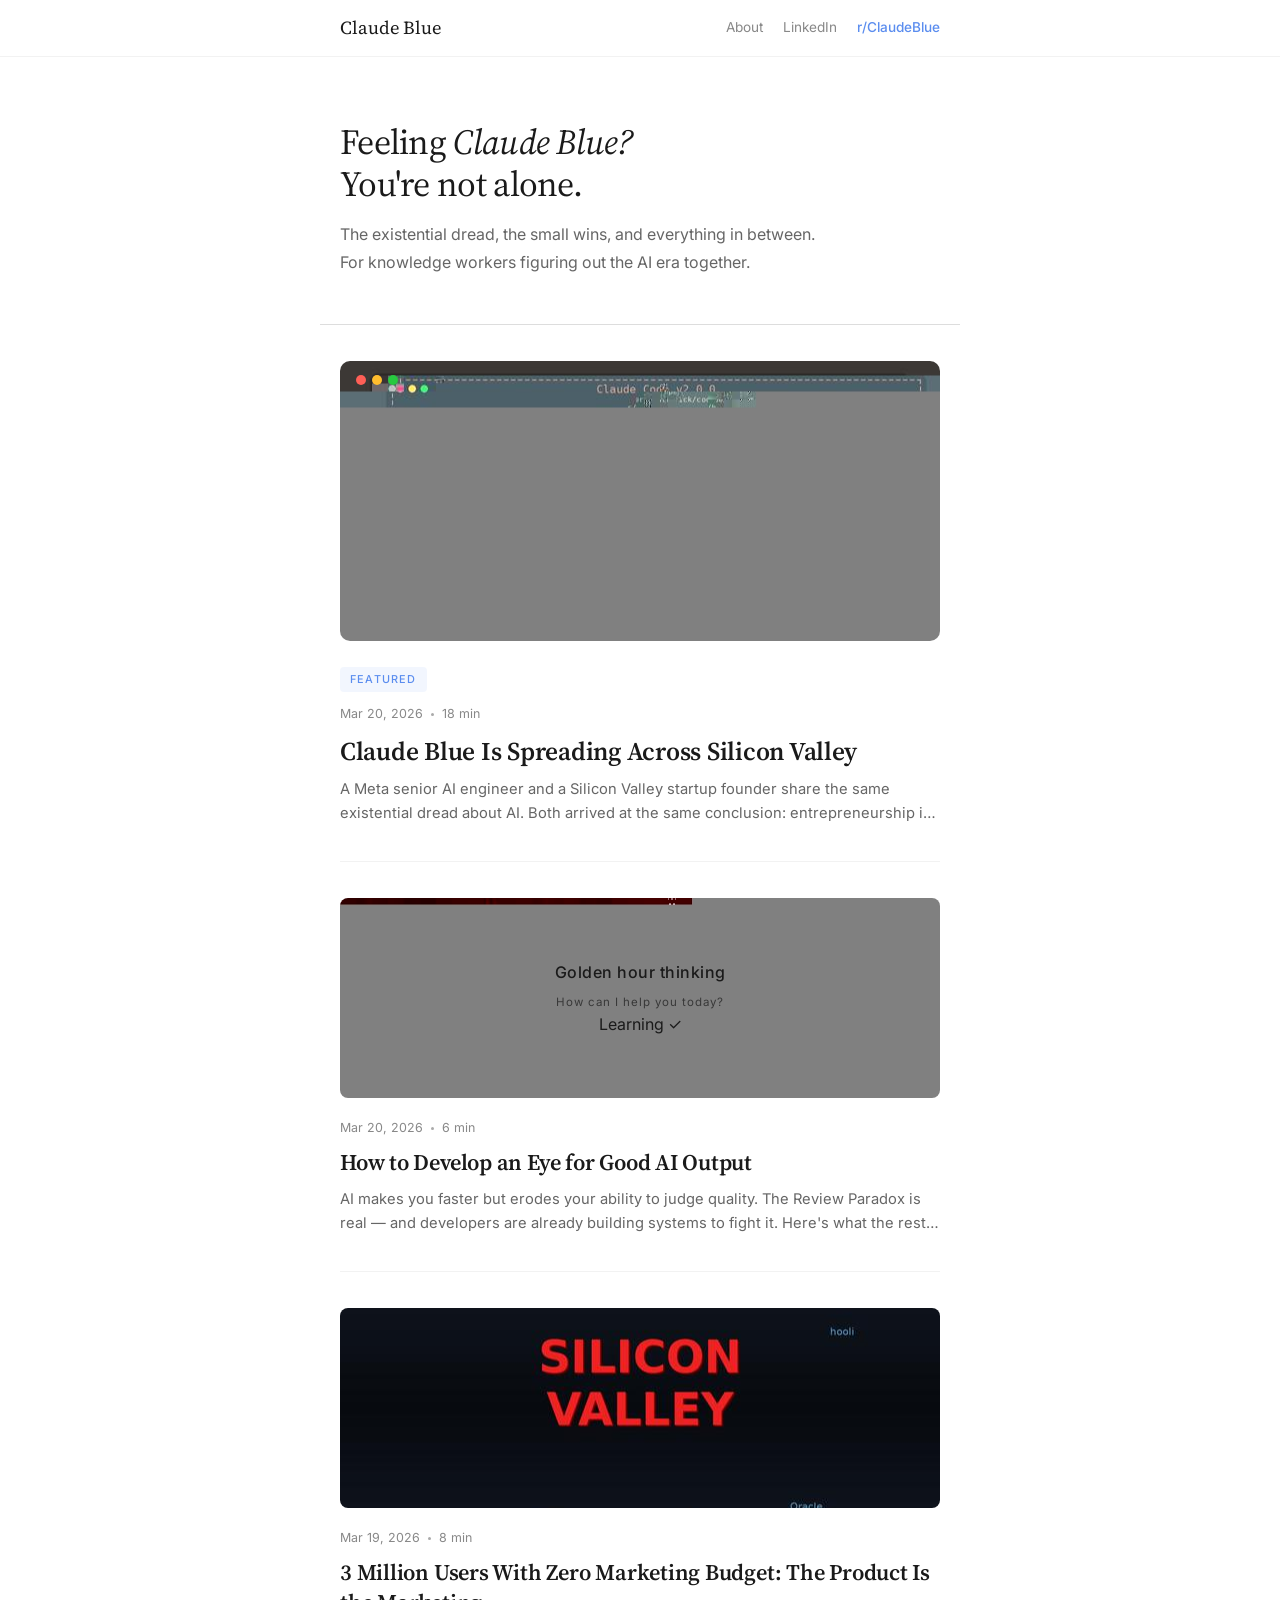
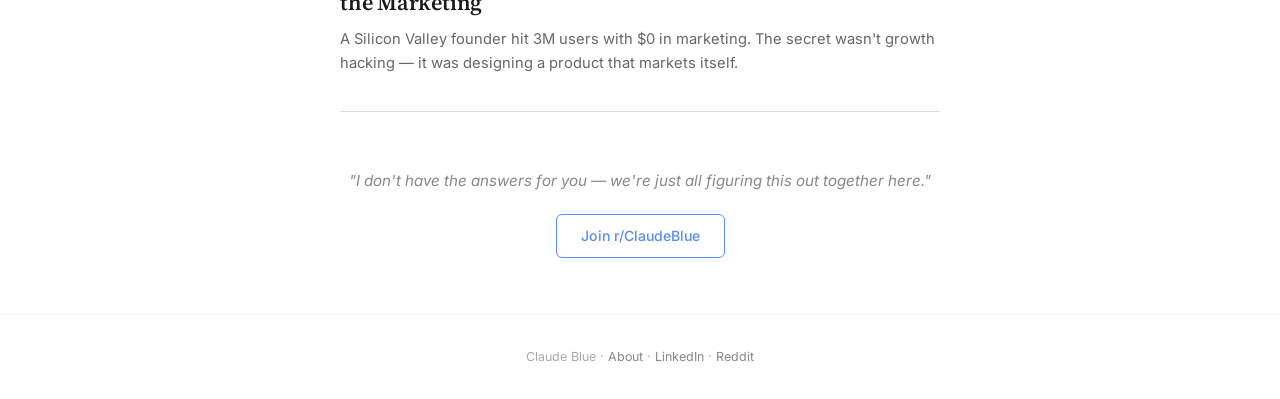
<file: index.html>
<!DOCTYPE html>
<html lang="en">
<head>
    <meta charset="UTF-8">
    <meta name="viewport" content="width=device-width, initial-scale=1.0">
    <title>Claude Blue</title>
    <meta name="description" content="Feeling Claude Blue? You're not alone. The existential dread, the small wins, and everything in between. For knowledge workers figuring out the AI era together.">
    <meta name="author" content="Patrick Han">

    <meta property="og:title" content="Claude Blue">
    <meta property="og:description" content="The existential dread, the small wins, and everything in between. For knowledge workers figuring out the AI era together.">
    <meta property="og:type" content="website">
    <meta property="og:url" content="https://claudeblue.com">
    <meta name="twitter:card" content="summary">

    <script type="application/ld+json">
    {
        "@context": "https://schema.org",
        "@type": "Blog",
        "name": "Claude Blue",
        "description": "Practical AI insights for non-technical knowledge workers navigating the AI era",
        "url": "https://claudeblue.com",
        "author": {
            "@type": "Person",
            "name": "Patrick Han",
            "url": "https://www.linkedin.com/in/patrickwjhan/",
            "sameAs": [
                "https://www.linkedin.com/in/patrickwjhan/",
                "https://www.reddit.com/r/ClaudeBlue/"
            ]
        },
        "inLanguage": "en"
    }
    </script>

    <link rel="stylesheet" href="css/style.css">
    <link rel="preconnect" href="https://fonts.googleapis.com">
    <link rel="preconnect" href="https://fonts.gstatic.com" crossorigin>
    <link href="https://fonts.googleapis.com/css2?family=Inter:wght@400;500&family=Source+Serif+4:ital,wght@0,400;0,600;1,400&display=swap" rel="stylesheet">
</head>
<body>
    <nav class="nav">
        <div class="nav-inner">
            <a href="index.html" class="logo">Claude Blue</a>
            <div class="nav-right">
                <a href="about.html">About</a>
                <a href="https://www.linkedin.com/in/patrickwjhan/" target="_blank">LinkedIn</a>
                <a href="https://www.reddit.com/r/ClaudeBlue/" target="_blank" class="join-btn">r/ClaudeBlue</a>
            </div>
        </div>
    </nav>

    <header class="hero">
        <h1>Feeling <em>Claude Blue?</em><br>You're not alone.</h1>
        <p>The existential dread, the small wins, and everything in between. For knowledge workers figuring out the AI era together.</p>
    </header>

    <div class="feed">
        <!-- Post entries: add new posts at the top -->

        <a href="posts/claude-blue-is-spreading-across-silicon-valley.html" class="feed-item featured">
            <div class="feed-thumb thumb-terminal">
                <div class="thumb-dots"><span class="dot-r"></span><span class="dot-y"></span><span class="dot-g"></span></div>
                <div class="feed-thumb-title">Claude Code v2.0.0<br>Welcome back Patrick!</div>
                <div class="feed-thumb-sub">Sonnet 4.5 &bull; /users/patrick/code/blog</div>
            </div>
            <span class="feed-badge">Featured</span>
            <div class="feed-meta">
                <span>Mar 20, 2026</span>
                <span class="dot"></span>
                <span>18 min</span>
            </div>
            <h2 class="feed-title">Claude Blue Is Spreading Across Silicon Valley</h2>
            <p class="feed-excerpt">A Meta senior AI engineer and a Silicon Valley startup founder share the same existential dread about AI. Both arrived at the same conclusion: entrepreneurship is the only path forward.</p>
        </a>

        <a href="posts/how-to-develop-eye-for-good-ai-output.html" class="feed-item">
            <div class="feed-thumb thumb-claude-ai">
                <div class="feed-thumb-title">Golden hour thinking</div>
                <div class="feed-thumb-sub">How can I help you today?</div>
                <div class="thumb-badge">Learning &check;</div>
            </div>
            <div class="feed-meta">
                <span>Mar 20, 2026</span>
                <span class="dot"></span>
                <span>6 min</span>
            </div>
            <h2 class="feed-title">How to Develop an Eye for Good AI Output</h2>
            <p class="feed-excerpt">AI makes you faster but erodes your ability to judge quality. The Review Paradox is real — and developers are already building systems to fight it. Here's what the rest of us can learn.</p>
        </a>

        <a href="posts/3-million-users-product-is-marketing.html" class="feed-item">
            <div class="feed-thumb thumb-sv">
                <div class="feed-thumb-title">SILICON<br>VALLEY</div>
                <div class="feed-thumb-sub">Google &bull; Oracle &bull; Uber &bull; Lyft</div>
            </div>
            <div class="feed-meta">
                <span>Mar 19, 2026</span>
                <span class="dot"></span>
                <span>8 min</span>
            </div>
            <h2 class="feed-title">3 Million Users With Zero Marketing Budget: The Product Is the Marketing</h2>
            <p class="feed-excerpt">A Silicon Valley founder hit 3M users with $0 in marketing. The secret wasn't growth hacking — it was designing a product that markets itself.</p>
        </a>
    </div>

    <div class="bottom-cta">
        <p>"I don't have the answers for you — we're just all figuring this out together here."</p>
        <a href="https://www.reddit.com/r/ClaudeBlue/" target="_blank">Join r/ClaudeBlue</a>
    </div>

    <footer class="footer">
        <p>Claude Blue &middot; <a href="about.html">About</a> &middot; <a href="https://www.linkedin.com/in/patrickwjhan/" target="_blank">LinkedIn</a> &middot; <a href="https://www.reddit.com/r/ClaudeBlue/" target="_blank">Reddit</a></p>
    </footer>
</body>
</html>
</file>
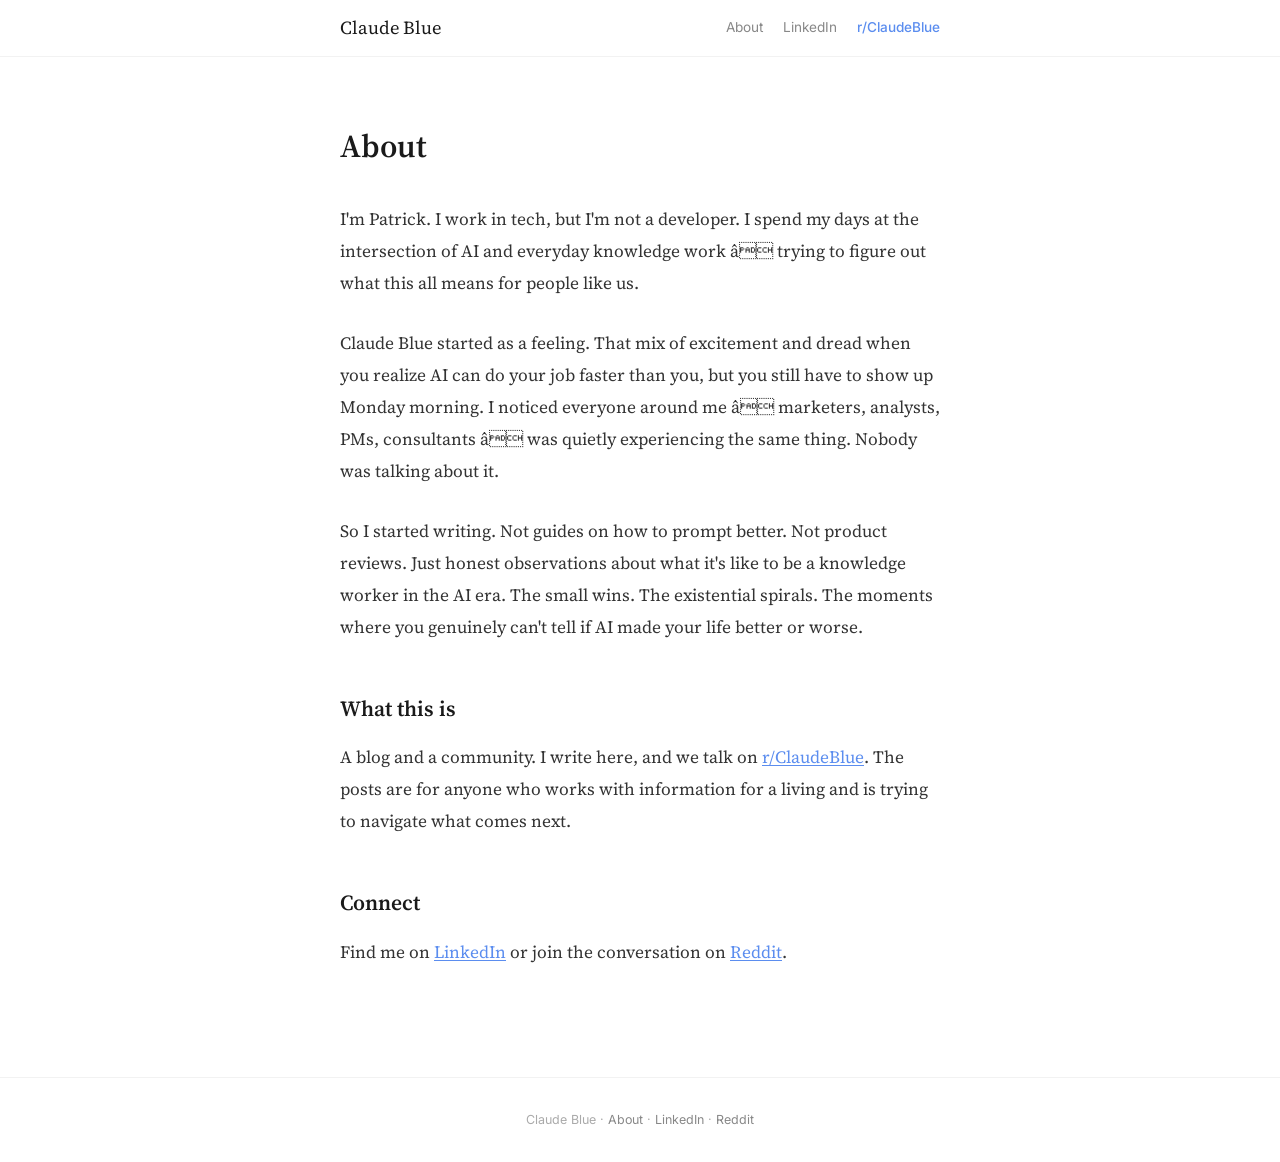
<file: about.html>
<!DOCTYPE html>
<html lang="en">
<head>
    <meta charset="UTF-8">
    <meta name="viewport" content="width=device-width, initial-scale=1.0">
    <title>About â Claude Blue</title>
    <meta name="description" content="Claude Blue is a space for knowledge workers navigating the AI era. Written by Patrick Han.">

    <script type="application/ld+json">
    {
        "@context": "https://schema.org",
        "@type": "AboutPage",
        "mainEntity": {
            "@type": "Person",
            "name": "Patrick Han",
            "url": "https://www.linkedin.com/in/patrickwjhan/",
            "sameAs": [
                "https://www.linkedin.com/in/patrickwjhan/",
                "https://www.reddit.com/r/ClaudeBlue/"
            ]
        }
    }
    </script>

    <link rel="stylesheet" href="css/style.css">
    <link rel="preconnect" href="https://fonts.googleapis.com">
    <link rel="preconnect" href="https://fonts.gstatic.com" crossorigin>
    <link href="https://fonts.googleapis.com/css2?family=Inter:wght@400;500&family=Source+Serif+4:ital,wght@0,400;0,600;1,400&display=swap" rel="stylesheet">
</head>
<body>
    <nav class="nav">
        <div class="nav-inner">
            <a href="index.html" class="logo">Claude Blue</a>
            <div class="nav-right">
                <a href="about.html">About</a>
                <a href="https://www.linkedin.com/in/patrickwjhan/" target="_blank">LinkedIn</a>
                <a href="https://www.reddit.com/r/ClaudeBlue/" target="_blank" class="join-btn">r/ClaudeBlue</a>
            </div>
        </div>
    </nav>

    <div class="about-content">
        <h1>About</h1>

        <p>I'm Patrick. I work in tech, but I'm not a developer. I spend my days at the intersection of AI and everyday knowledge work â trying to figure out what this all means for people like us.</p>

        <p>Claude Blue started as a feeling. That mix of excitement and dread when you realize AI can do your job faster than you, but you still have to show up Monday morning. I noticed everyone around me â marketers, analysts, PMs, consultants â was quietly experiencing the same thing. Nobody was talking about it.</p>

        <p>So I started writing. Not guides on how to prompt better. Not product reviews. Just honest observations about what it's like to be a knowledge worker in the AI era. The small wins. The existential spirals. The moments where you genuinely can't tell if AI made your life better or worse.</p>

        <h2>What this is</h2>

        <p>A blog and a community. I write here, and we talk on <a href="https://www.reddit.com/r/ClaudeBlue/" target="_blank">r/ClaudeBlue</a>. The posts are for anyone who works with information for a living and is trying to navigate what comes next.</p>

        <h2>Connect</h2>

        <p>Find me on <a href="https://www.linkedin.com/in/patrickwjhan/" target="_blank">LinkedIn</a> or join the conversation on <a href="https://www.reddit.com/r/ClaudeBlue/" target="_blank">Reddit</a>.</p>
    </div>

    <footer class="footer">
        <p>Claude Blue &middot; <a href="about.html">About</a> &middot; <a href="https://www.linkedin.com/in/patrickwjhan/" target="_blank">LinkedIn</a> &middot; <a href="https://www.reddit.com/r/ClaudeBlue/" target="_blank">Reddit</a></p>
    </footer>
</body>
</html>
</file>
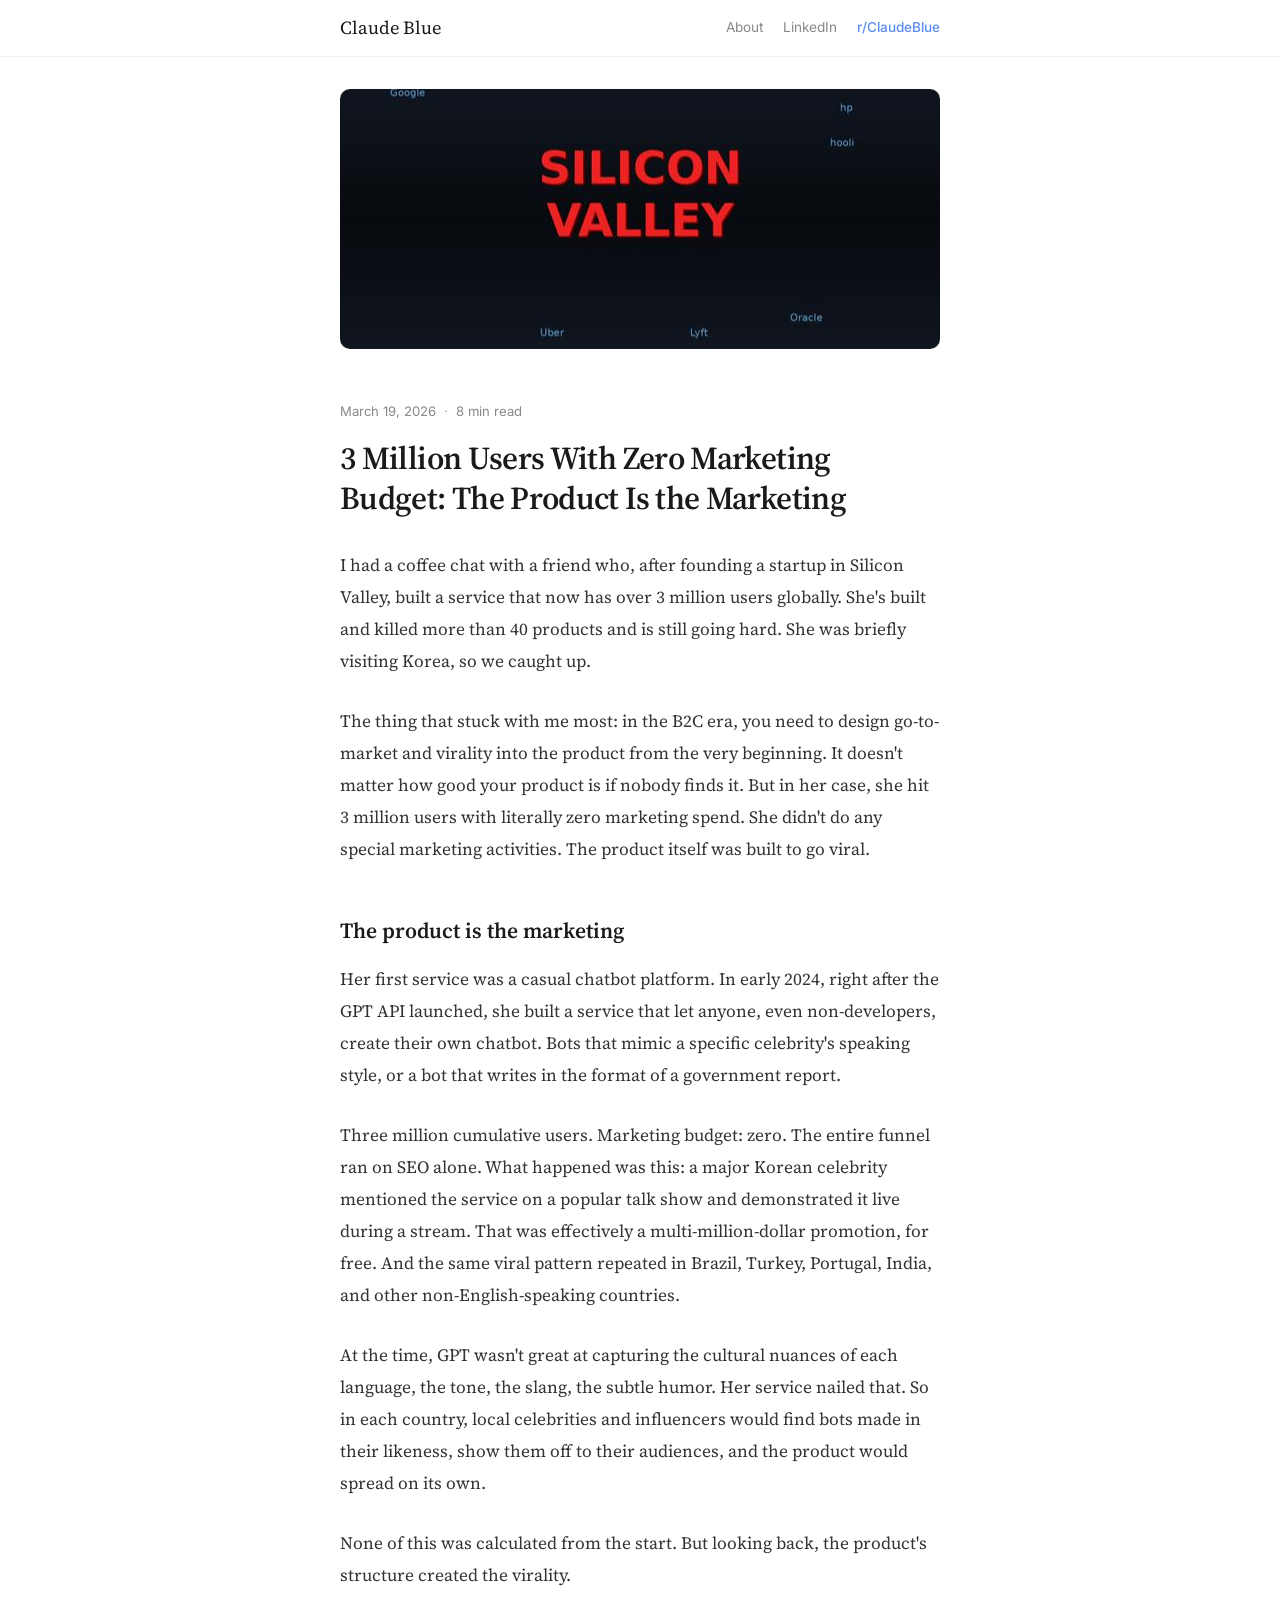
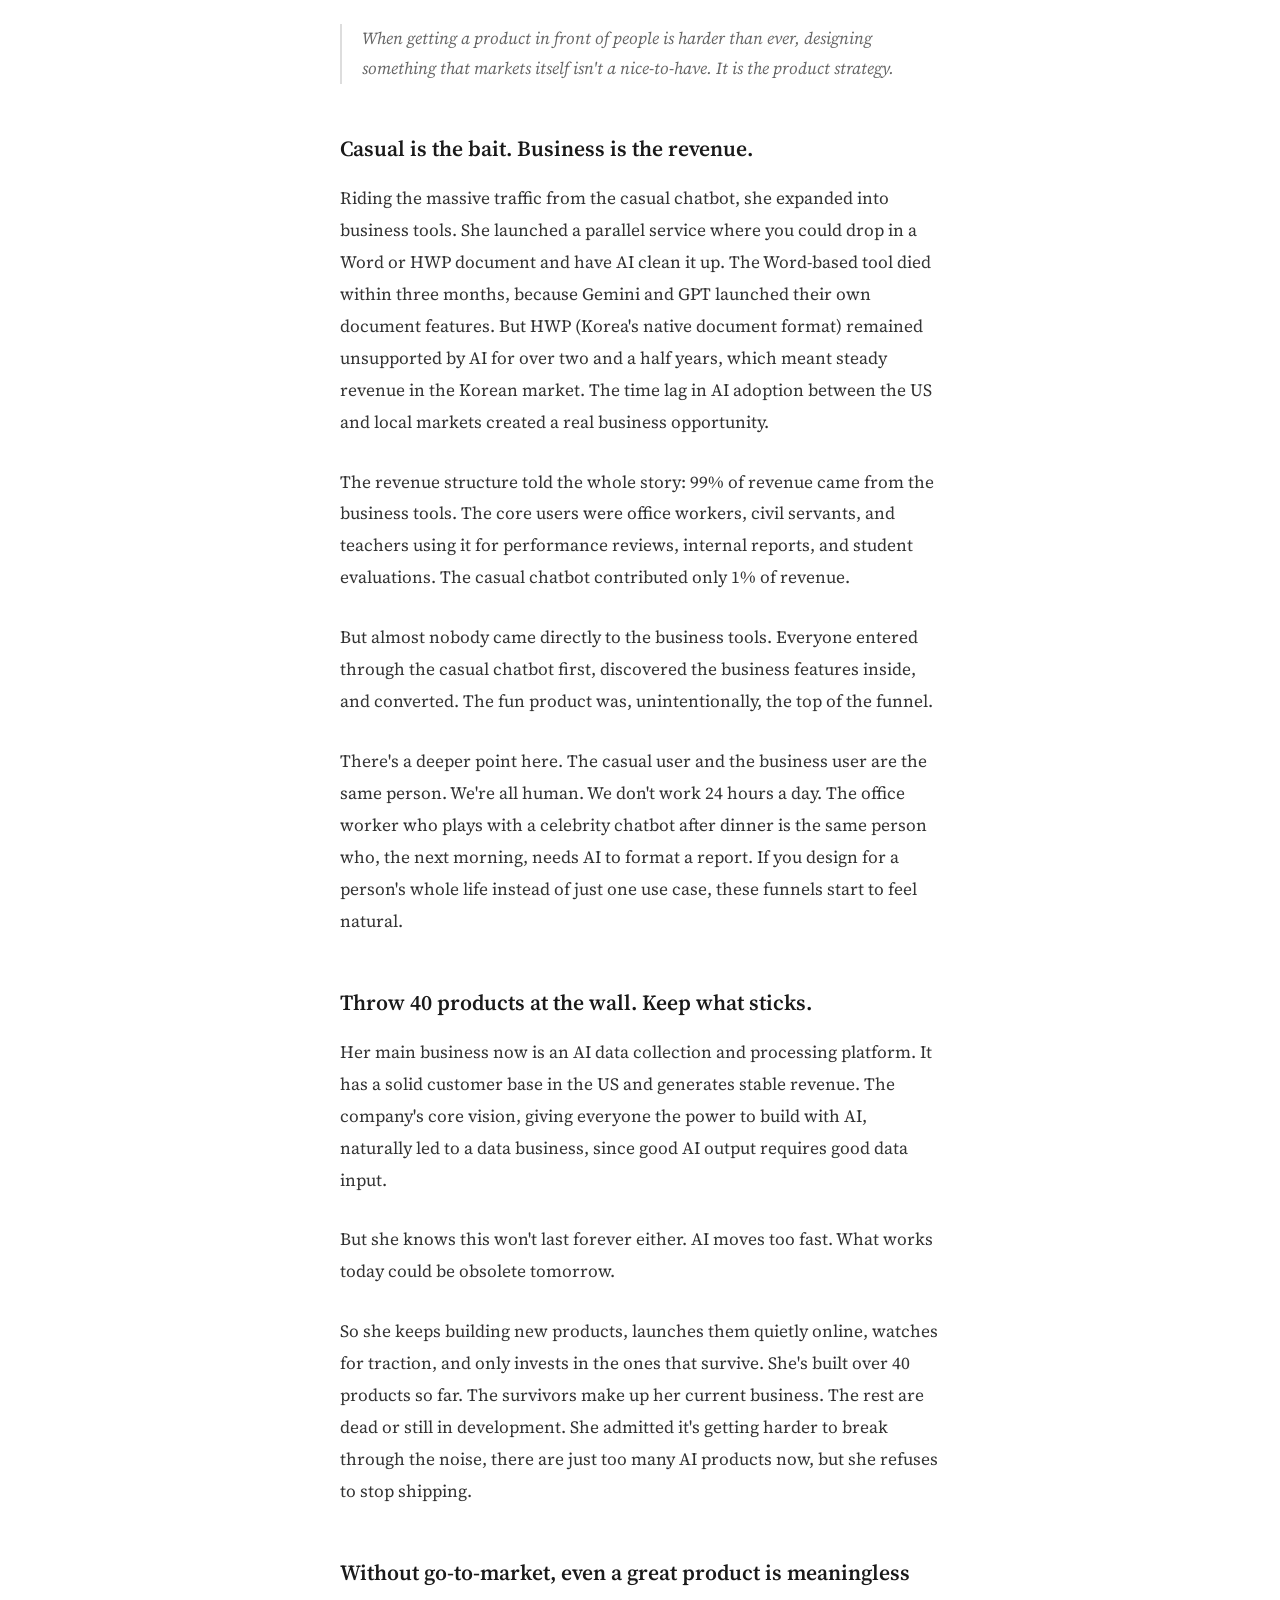
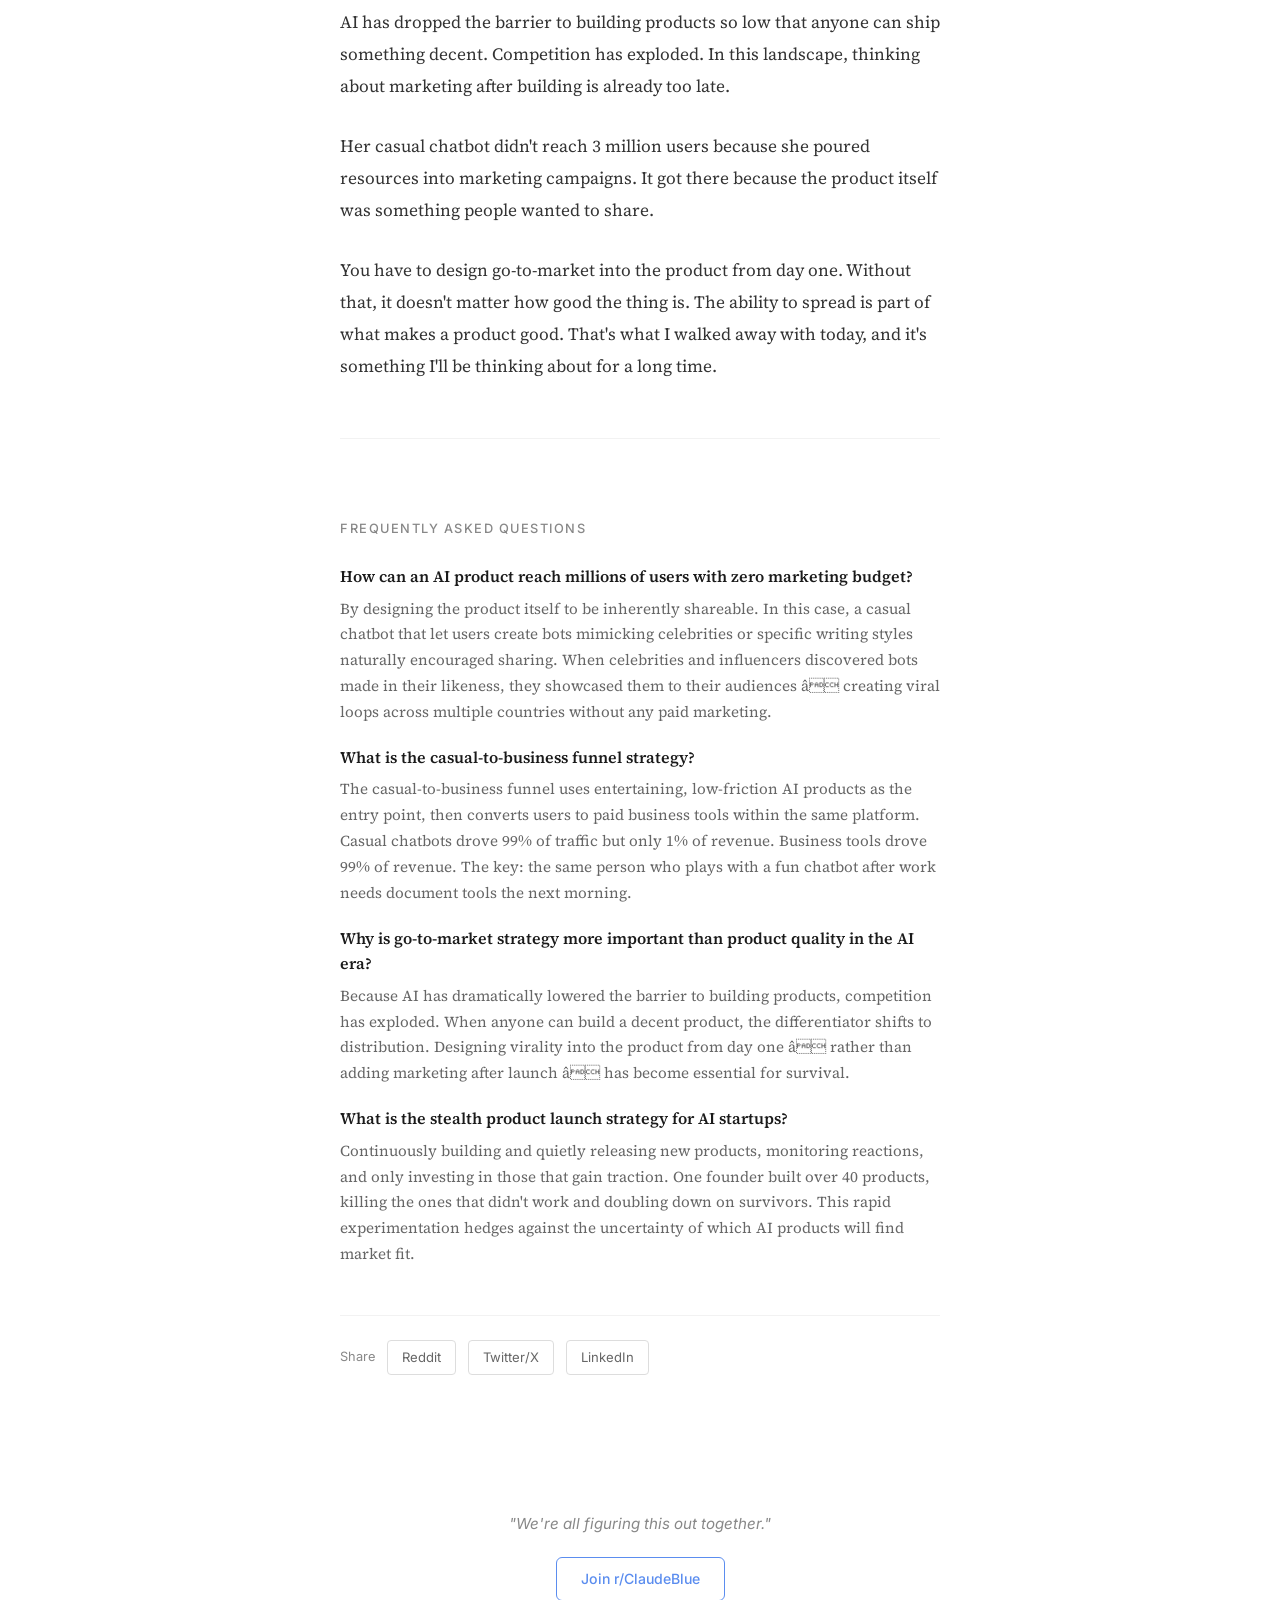
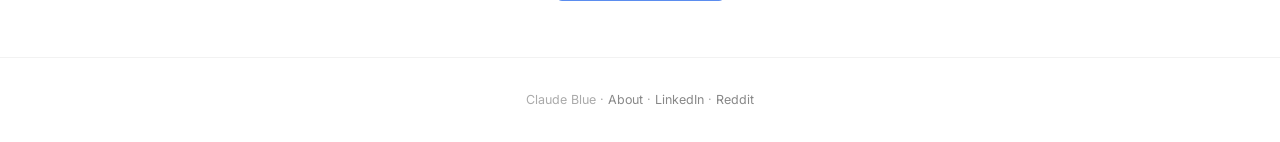
<file: posts/3-million-users-product-is-marketing.html>
<!DOCTYPE html>
<html lang="en">
<head>
    <meta charset="UTF-8">
    <meta name="viewport" content="width=device-width, initial-scale=1.0">
    <title>3 Million Users With Zero Marketing Budget: The Product Is the Marketing â Claude Blue</title>
    <meta name="description" content="A Silicon Valley founder built a service with 3 million users and zero marketing spend. The secret wasn't growth hacking â it was designing a product that markets itself.">
    <meta name="author" content="Patrick Han">

    <meta property="og:title" content="3 Million Users With Zero Marketing Budget: The Product Is the Marketing">
    <meta property="og:description" content="How a Silicon Valley founder hit 3M users with $0 in marketing by building virality into the product itself.">
    <meta property="og:type" content="article">
    <meta property="og:url" content="https://claudeblue.com/posts/3-million-users-product-is-marketing.html">
    <meta property="article:published_time" content="2026-03-19">
    <meta property="article:author" content="Patrick Han">
    <meta property="article:tag" content="Startups">
    <meta property="article:tag" content="Product-Led Growth">
    <meta property="article:tag" content="AI Products">

    <script type="application/ld+json">
    {
        "@context": "https://schema.org",
        "@type": "Article",
        "headline": "3 Million Users With Zero Marketing Budget: The Product Is the Marketing",
        "description": "A Silicon Valley founder built a service with 3 million users and zero marketing spend. The secret was designing a product that markets itself through built-in virality.",
        "datePublished": "2026-03-19",
        "dateModified": "2026-03-19",
        "author": {
            "@type": "Person",
            "name": "Patrick Han",
            "url": "https://www.linkedin.com/in/patrickwjhan/"
        },
        "publisher": {
            "@type": "Organization",
            "name": "Claude Blue"
        },
        "mainEntityOfPage": {
            "@type": "WebPage",
            "@id": "https://claudeblue.com/posts/3-million-users-product-is-marketing.html"
        },
        "keywords": ["product-led growth", "zero marketing budget startup", "AI chatbot virality", "GTM strategy AI", "Silicon Valley startup 2026", "casual chatbot business model", "viral product design"]
    }
    </script>

    <script type="application/ld+json">
    {
        "@context": "https://schema.org",
        "@type": "FAQPage",
        "mainEntity": [
            {
                "@type": "Question",
                "name": "How can an AI product reach millions of users with zero marketing budget?",
                "acceptedAnswer": {
                    "@type": "Answer",
                    "text": "By designing the product itself to be inherently shareable. In this case, a casual chatbot service that let users create bots mimicking celebrities or specific writing styles naturally encouraged sharing. When celebrities and influencers discovered bots made in their likeness, they showcased them to their audiences for free â creating viral loops across multiple countries without any paid marketing."
                }
            },
            {
                "@type": "Question",
                "name": "What is the casual-to-business funnel strategy for AI products?",
                "acceptedAnswer": {
                    "@type": "Answer",
                    "text": "The casual-to-business funnel uses entertaining, low-friction AI products as the entry point, then converts users to paid business tools within the same platform. In this example, casual chatbots drove 99% of traffic but only 1% of revenue. Business tools (document processing, report generation) drove 99% of revenue. The key insight: the same person who plays with a fun chatbot after work is the office worker who needs document tools the next morning."
                }
            },
            {
                "@type": "Question",
                "name": "Why is go-to-market strategy more important than product quality in the AI era?",
                "acceptedAnswer": {
                    "@type": "Answer",
                    "text": "Because AI has dramatically lowered the barrier to building products, competition has exploded. When anyone can build a decent product, the differentiator shifts from product quality to distribution. Designing virality and go-to-market into the product from day one â rather than adding marketing after launch â has become essential for survival in the AI product landscape."
                }
            },
            {
                "@type": "Question",
                "name": "What is the stealth product launch strategy for AI startups?",
                "acceptedAnswer": {
                    "@type": "Answer",
                    "text": "The stealth launch strategy involves continuously building and quietly releasing new products online, monitoring user reactions, and only investing in the ones that gain traction. One founder described building over 40 products, killing the ones that didn't work, and doubling down on survivors. This rapid experimentation approach hedges against the uncertainty of which AI products will find market fit."
                }
            }
        ]
    }
    </script>

    <link rel="stylesheet" href="../css/style.css">
    <link rel="preconnect" href="https://fonts.googleapis.com">
    <link rel="preconnect" href="https://fonts.gstatic.com" crossorigin>
    <link href="https://fonts.googleapis.com/css2?family=Inter:wght@400;500&family=Source+Serif+4:ital,wght@0,400;0,600;1,400&display=swap" rel="stylesheet">
</head>
<body>
    <nav class="nav">
        <div class="nav-inner">
            <a href="../index.html" class="logo">Claude Blue</a>
            <div class="nav-right">
                <a href="../about.html">About</a>
                <a href="https://www.linkedin.com/in/patrickwjhan/" target="_blank">LinkedIn</a>
                <a href="https://www.reddit.com/r/ClaudeBlue/" target="_blank" class="join-btn">r/ClaudeBlue</a>
            </div>
        </div>
    </nav>

    <div class="post-hero">
        <div class="feed-thumb thumb-sv">
            <div class="feed-thumb-title">SILICON<br>VALLEY</div>
            <div class="feed-thumb-sub">Google &bull; Oracle &bull; Uber &bull; Lyft</div>
        </div>
    </div>

    <header class="post-header">
        <div class="post-meta-top">
            <span>March 19, 2026</span>
            <span style="color: var(--gray-300);">&middot;</span>
            <span>8 min read</span>
        </div>
        <h1>3 Million Users With Zero Marketing Budget: The Product Is the Marketing</h1>
    </header>

    <article class="post-body">

        <p>I had a coffee chat with a friend who, after founding a startup in Silicon Valley, built a service that now has over 3 million users globally. She's built and killed more than 40 products and is still going hard. She was briefly visiting Korea, so we caught up.</p>

        <p>The thing that stuck with me most: in the B2C era, you need to design go-to-market and virality into the product from the very beginning. It doesn't matter how good your product is if nobody finds it. But in her case, she hit 3 million users with literally zero marketing spend. She didn't do any special marketing activities. The product itself was built to go viral.</p>

        <h2>The product is the marketing</h2>

        <p>Her first service was a casual chatbot platform. In early 2024, right after the GPT API launched, she built a service that let anyone, even non-developers, create their own chatbot. Bots that mimic a specific celebrity's speaking style, or a bot that writes in the format of a government report.</p>

        <p>Three million cumulative users. Marketing budget: zero. The entire funnel ran on SEO alone. What happened was this: a major Korean celebrity mentioned the service on a popular talk show and demonstrated it live during a stream. That was effectively a multi-million-dollar promotion, for free. And the same viral pattern repeated in Brazil, Turkey, Portugal, India, and other non-English-speaking countries.</p>

        <p>At the time, GPT wasn't great at capturing the cultural nuances of each language, the tone, the slang, the subtle humor. Her service nailed that. So in each country, local celebrities and influencers would find bots made in their likeness, show them off to their audiences, and the product would spread on its own.</p>

        <p>None of this was calculated from the start. But looking back, the product's structure created the virality.</p>

        <blockquote>When getting a product in front of people is harder than ever, designing something that markets itself isn't a nice-to-have. It is the product strategy.</blockquote>

        <h2>Casual is the bait. Business is the revenue.</h2>

        <p>Riding the massive traffic from the casual chatbot, she expanded into business tools. She launched a parallel service where you could drop in a Word or HWP document and have AI clean it up. The Word-based tool died within three months, because Gemini and GPT launched their own document features. But HWP (Korea's native document format) remained unsupported by AI for over two and a half years, which meant steady revenue in the Korean market. The time lag in AI adoption between the US and local markets created a real business opportunity.</p>

        <p>The revenue structure told the whole story: 99% of revenue came from the business tools. The core users were office workers, civil servants, and teachers using it for performance reviews, internal reports, and student evaluations. The casual chatbot contributed only 1% of revenue.</p>

        <p>But almost nobody came directly to the business tools. Everyone entered through the casual chatbot first, discovered the business features inside, and converted. The fun product was, unintentionally, the top of the funnel.</p>

        <p>There's a deeper point here. The casual user and the business user are the same person. We're all human. We don't work 24 hours a day. The office worker who plays with a celebrity chatbot after dinner is the same person who, the next morning, needs AI to format a report. If you design for a person's whole life instead of just one use case, these funnels start to feel natural.</p>

        <h2>Throw 40 products at the wall. Keep what sticks.</h2>

        <p>Her main business now is an AI data collection and processing platform. It has a solid customer base in the US and generates stable revenue. The company's core vision, giving everyone the power to build with AI, naturally led to a data business, since good AI output requires good data input.</p>

        <p>But she knows this won't last forever either. AI moves too fast. What works today could be obsolete tomorrow.</p>

        <p>So she keeps building new products, launches them quietly online, watches for traction, and only invests in the ones that survive. She's built over 40 products so far. The survivors make up her current business. The rest are dead or still in development. She admitted it's getting harder to break through the noise, there are just too many AI products now, but she refuses to stop shipping.</p>

        <h2>Without go-to-market, even a great product is meaningless</h2>

        <p>AI has dropped the barrier to building products so low that anyone can ship something decent. Competition has exploded. In this landscape, thinking about marketing after building is already too late.</p>

        <p>Her casual chatbot didn't reach 3 million users because she poured resources into marketing campaigns. It got there because the product itself was something people wanted to share.</p>

        <p>You have to design go-to-market into the product from day one. Without that, it doesn't matter how good the thing is. The ability to spread is part of what makes a product good. That's what I walked away with today, and it's something I'll be thinking about for a long time.</p>

        <!-- AEO: FAQ Section -->
        <section class="faq">
            <h2>Frequently Asked Questions</h2>

            <div class="faq-item">
                <h3>How can an AI product reach millions of users with zero marketing budget?</h3>
                <p>By designing the product itself to be inherently shareable. In this case, a casual chatbot that let users create bots mimicking celebrities or specific writing styles naturally encouraged sharing. When celebrities and influencers discovered bots made in their likeness, they showcased them to their audiences â creating viral loops across multiple countries without any paid marketing.</p>
            </div>

            <div class="faq-item">
                <h3>What is the casual-to-business funnel strategy?</h3>
                <p>The casual-to-business funnel uses entertaining, low-friction AI products as the entry point, then converts users to paid business tools within the same platform. Casual chatbots drove 99% of traffic but only 1% of revenue. Business tools drove 99% of revenue. The key: the same person who plays with a fun chatbot after work needs document tools the next morning.</p>
            </div>

            <div class="faq-item">
                <h3>Why is go-to-market strategy more important than product quality in the AI era?</h3>
                <p>Because AI has dramatically lowered the barrier to building products, competition has exploded. When anyone can build a decent product, the differentiator shifts to distribution. Designing virality into the product from day one â rather than adding marketing after launch â has become essential for survival.</p>
            </div>

            <div class="faq-item">
                <h3>What is the stealth product launch strategy for AI startups?</h3>
                <p>Continuously building and quietly releasing new products, monitoring reactions, and only investing in those that gain traction. One founder built over 40 products, killing the ones that didn't work and doubling down on survivors. This rapid experimentation hedges against the uncertainty of which AI products will find market fit.</p>
            </div>
        </section>

        <!-- Share -->
        <div class="share">
            <span>Share</span>
            <a href="https://www.reddit.com/r/ClaudeBlue/submit?url=https://claudeblue.com/posts/3-million-users-product-is-marketing.html&title=3%20Million%20Users%20With%20Zero%20Marketing%20Budget%3A%20The%20Product%20Is%20the%20Marketing" target="_blank">Reddit</a>
            <a href="https://twitter.com/intent/tweet?url=https://claudeblue.com/posts/3-million-users-product-is-marketing.html&text=3%20Million%20Users%20With%20Zero%20Marketing%20Budget" target="_blank">Twitter/X</a>
            <a href="https://www.linkedin.com/sharing/share-offsite/?url=https://claudeblue.com/posts/3-million-users-product-is-marketing.html" target="_blank">LinkedIn</a>
        </div>
    </article>

    <div class="bottom-cta">
        <p>"We're all figuring this out together."</p>
        <a href="https://www.reddit.com/r/ClaudeBlue/" target="_blank">Join r/ClaudeBlue</a>
    </div>

    <footer class="footer">
        <p>Claude Blue &middot; <a href="../about.html">About</a> &middot; <a href="https://www.linkedin.com/in/patrickwjhan/" target="_blank">LinkedIn</a> &middot; <a href="https://www.reddit.com/r/ClaudeBlue/" target="_blank">Reddit</a></p>
    </footer>
</body>
</html>
</file>
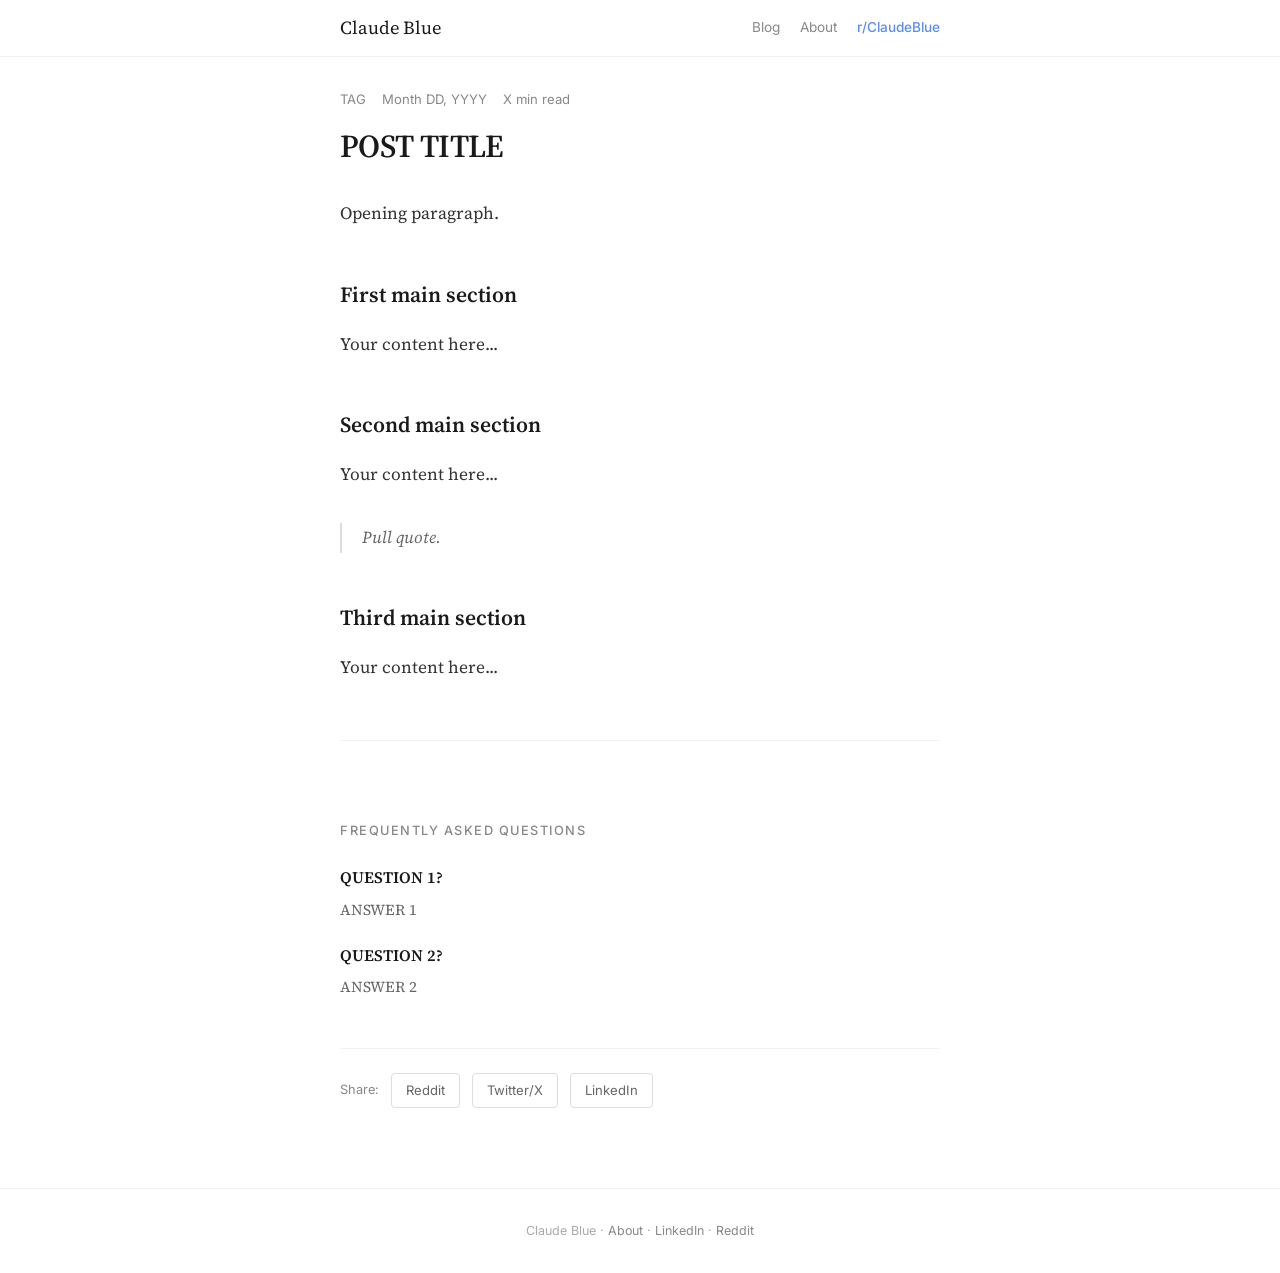
<file: posts/_TEMPLATE.html>
<!DOCTYPE html>
<html lang="en">
<head>
    <meta charset="UTF-8">
    <meta name="viewport" content="width=device-width, initial-scale=1.0">
    <title>POST TITLE - ClaudeBlue</title>
    <meta name="description" content="YOUR META DESCRIPTION HERE">
    <meta name="author" content="Patrick Han">
    <meta property="og:title" content="POST TITLE">
    <meta property="og:description" content="YOUR OG DESCRIPTION">
    <meta property="og:type" content="article">
    <meta property="og:url" content="https://claudeblue.com/posts/YOUR-SLUG.html">
    <meta property="article:published_time" content="YYYY-MM-DD">
    <meta property="article:author" content="Patrick Han">
    <meta property="article:tag" content="TAG">

    <script type="application/ld+json">
    {
        "@context": "https://schema.org",
        "@type": "Article",
        "headline": "POST TITLE",
        "description": "ARTICLE DESCRIPTION",
        "datePublished": "YYYY-MM-DD",
        "dateModified": "YYYY-MM-DD",
        "author": { "@type": "Person", "name": "Patrick Han", "url": "https://claudeblue.com/about.html" },
        "publisher": { "@type": "Organization", "name": "ClaudeBlue" },
        "mainEntityOfPage": { "@type": "WebPage", "@id": "https://claudeblue.com/posts/YOUR-SLUG.html" },
        "keywords": ["keyword1", "keyword2", "keyword3"]
    }
    </script>

    <script type="application/ld+json">
    {
        "@context": "https://schema.org",
        "@type": "FAQPage",
        "mainEntity": [
            { "@type": "Question", "name": "QUESTION 1?", "acceptedAnswer": { "@type": "Answer", "text": "ANSWER 1" } },
            { "@type": "Question", "name": "QUESTION 2?", "acceptedAnswer": { "@type": "Answer", "text": "ANSWER 2" } },
            { "@type": "Question", "name": "QUESTION 3?", "acceptedAnswer": { "@type": "Answer", "text": "ANSWER 3" } }
        ]
    }
    </script>

    <link rel="stylesheet" href="../css/style.css">
    <link rel="preconnect" href="https://fonts.googleapis.com">
    <link rel="preconnect" href="https://fonts.gstatic.com" crossorigin>
    <link href="https://fonts.googleapis.com/css2?family=Inter:wght@400;500&family=Source+Serif+4:ital,wght@0,400;0,600;1,400&display=swap" rel="stylesheet">
</head>
<body>
    <nav class="nav">
        <div class="nav-inner">
            <a href="../index.html" class="logo">Claude Blue</a>
            <div class="nav-right">
                <a href="../index.html">Blog</a>
                <a href="../about.html">About</a>
                <a href="https://www.reddit.com/r/ClaudeBlue/" target="_blank" class="join-btn">r/ClaudeBlue</a>
            </div>
        </div>
    </nav>

    <header class="post-header">
        <div class="post-meta-top">
            <span>TAG</span>
            <span class="dot"></span>
            <time datetime="YYYY-MM-DD">Month DD, YYYY</time>
            <span class="dot"></span>
            <span>X min read</span>
        </div>
        <h1>POST TITLE</h1>
    </header>

    <article class="post-body">
        <p>Opening paragraph.</p>
        <h2>First main section</h2>
        <p>Your content here...</p>
        <h2>Second main section</h2>
        <p>Your content here...</p>
        <blockquote>Pull quote.</blockquote>
        <h2>Third main section</h2>
        <p>Your content here...</p>

        <section class="faq">
            <h2>Frequently Asked Questions</h2>
            <div class="faq-item">
                <h3>QUESTION 1?</h3>
                <p>ANSWER 1</p>
            </div>
            <div class="faq-item">
                <h3>QUESTION 2?</h3>
                <p>ANSWER 2</p>
            </div>
        </section>

        <div class="share">
            <span>Share:</span>
            <a href="https://www.reddit.com/r/ClaudeBlue/submit?url=https://claudeblue.com/posts/YOUR-SLUG.html" target="_blank">Reddit</a>
            <a href="https://twitter.com/intent/tweet?url=https://claudeblue.com/posts/YOUR-SLUG.html" target="_blank">Twitter/X</a>
            <a href="https://www.linkedin.com/sharing/share-offsite/?url=https://claudeblue.com/posts/YOUR-SLUG.html" target="_blank">LinkedIn</a>
        </div>
    </article>

    <footer class="footer">
        <p>Claude Blue &middot; <a href="../about.html">About</a> &middot; <a href="https://www.linkedin.com/in/patrickwjhan/" target="_blank">LinkedIn</a> &middot; <a href="https://www.reddit.com/r/ClaudeBlue/" target="_blank">Reddit</a></p>
    </footer>
</body>
</html>
</file>
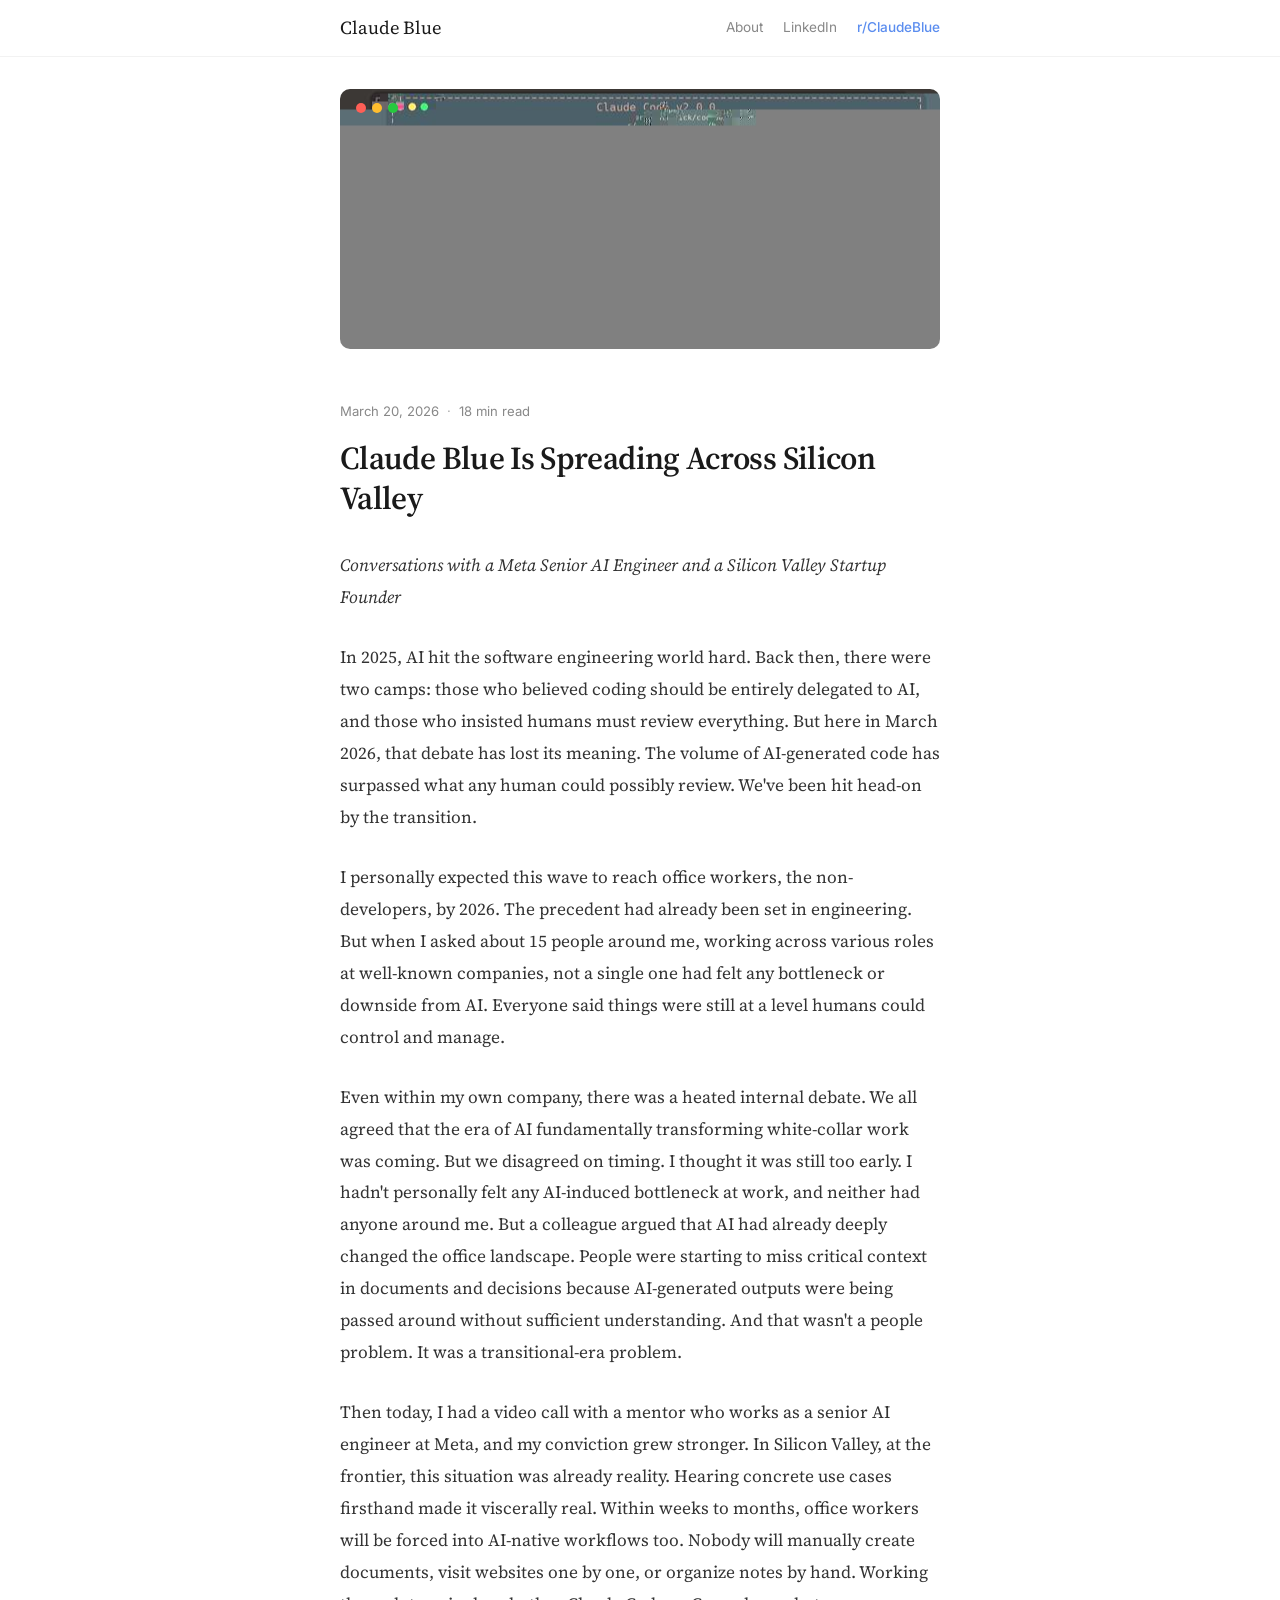
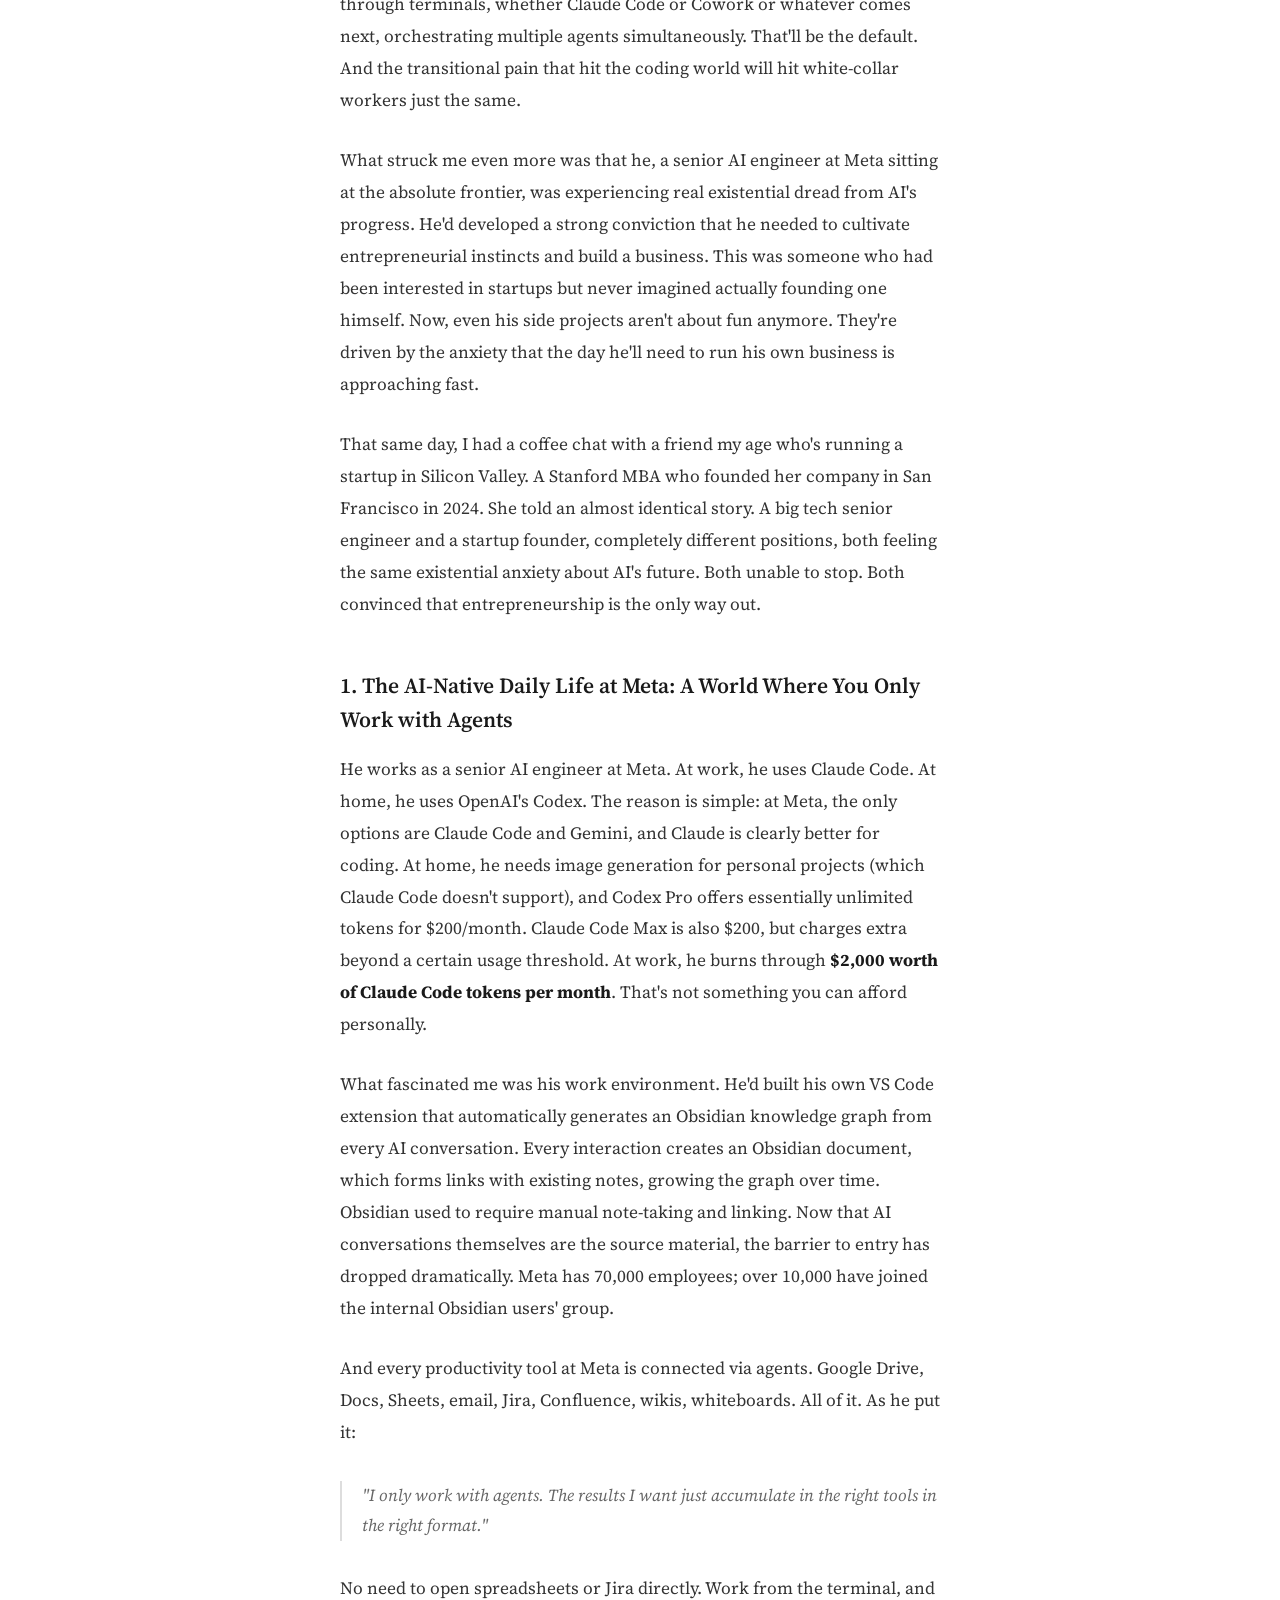
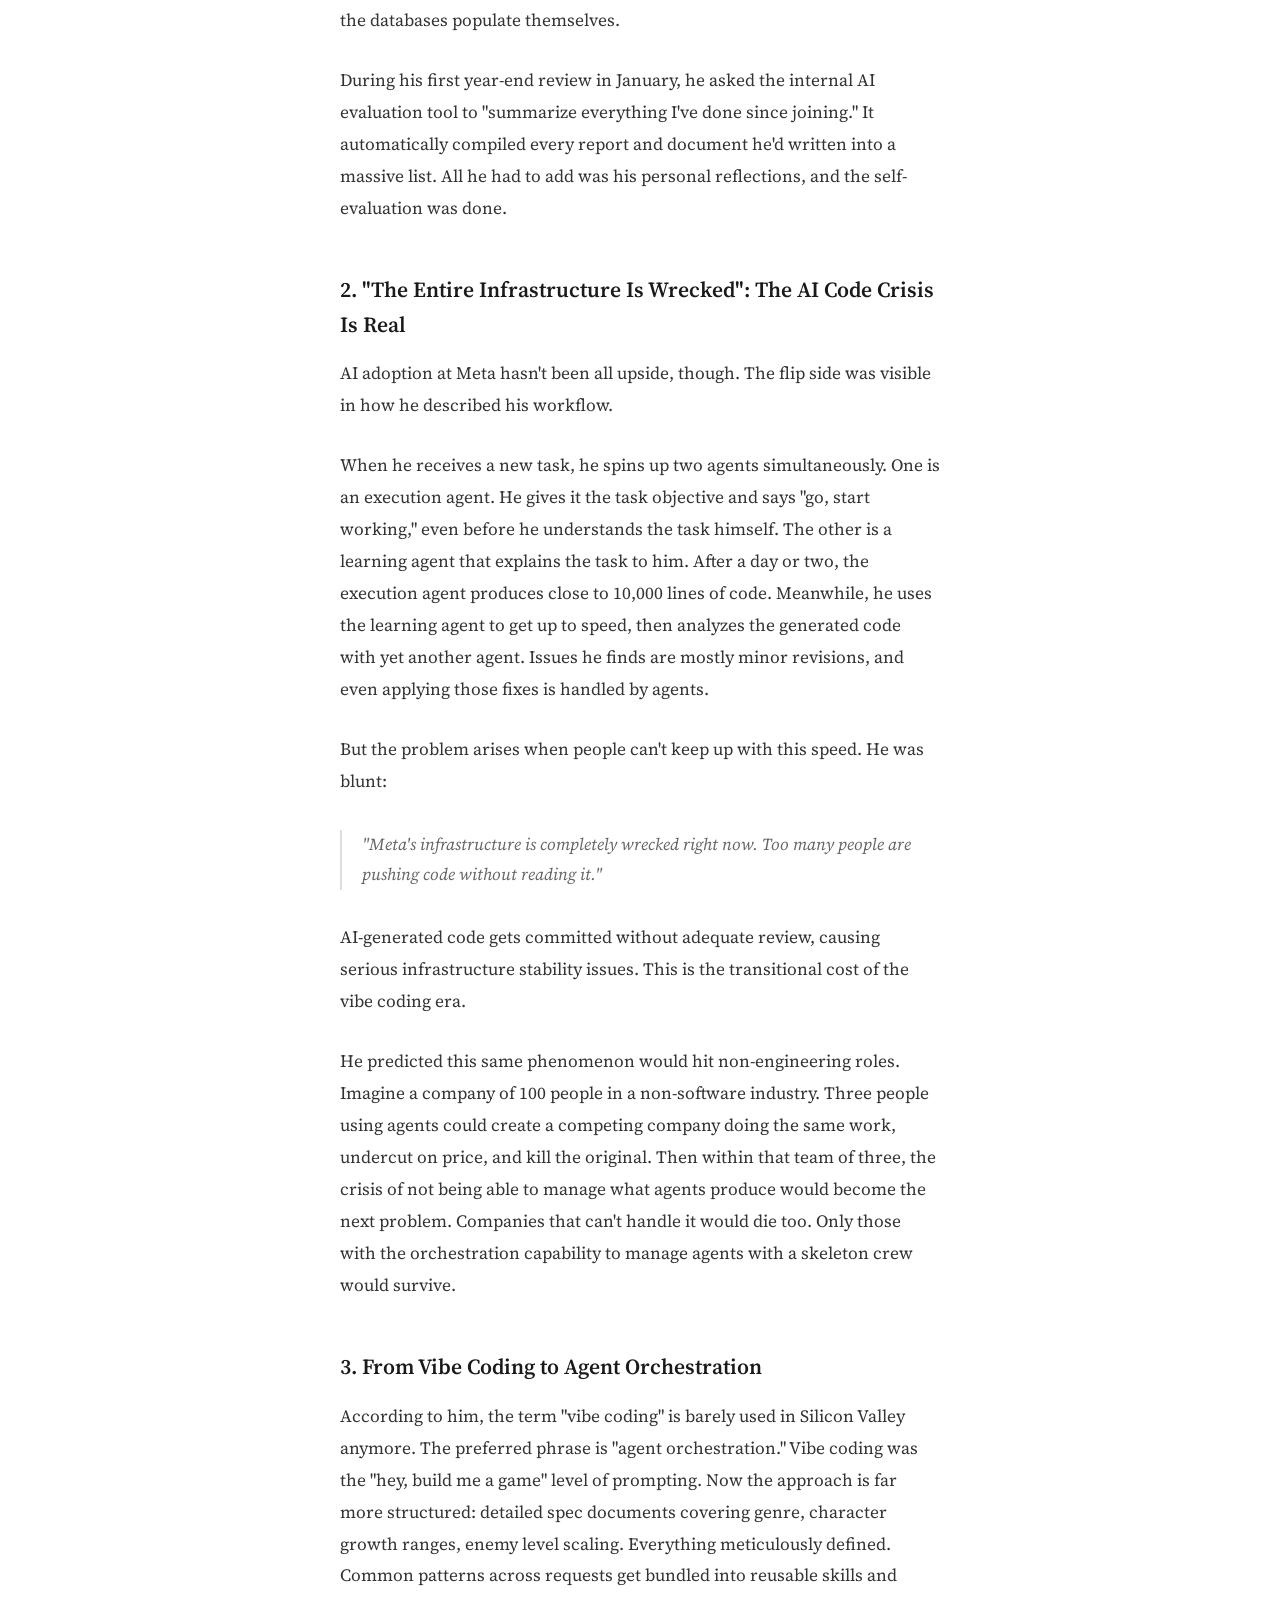
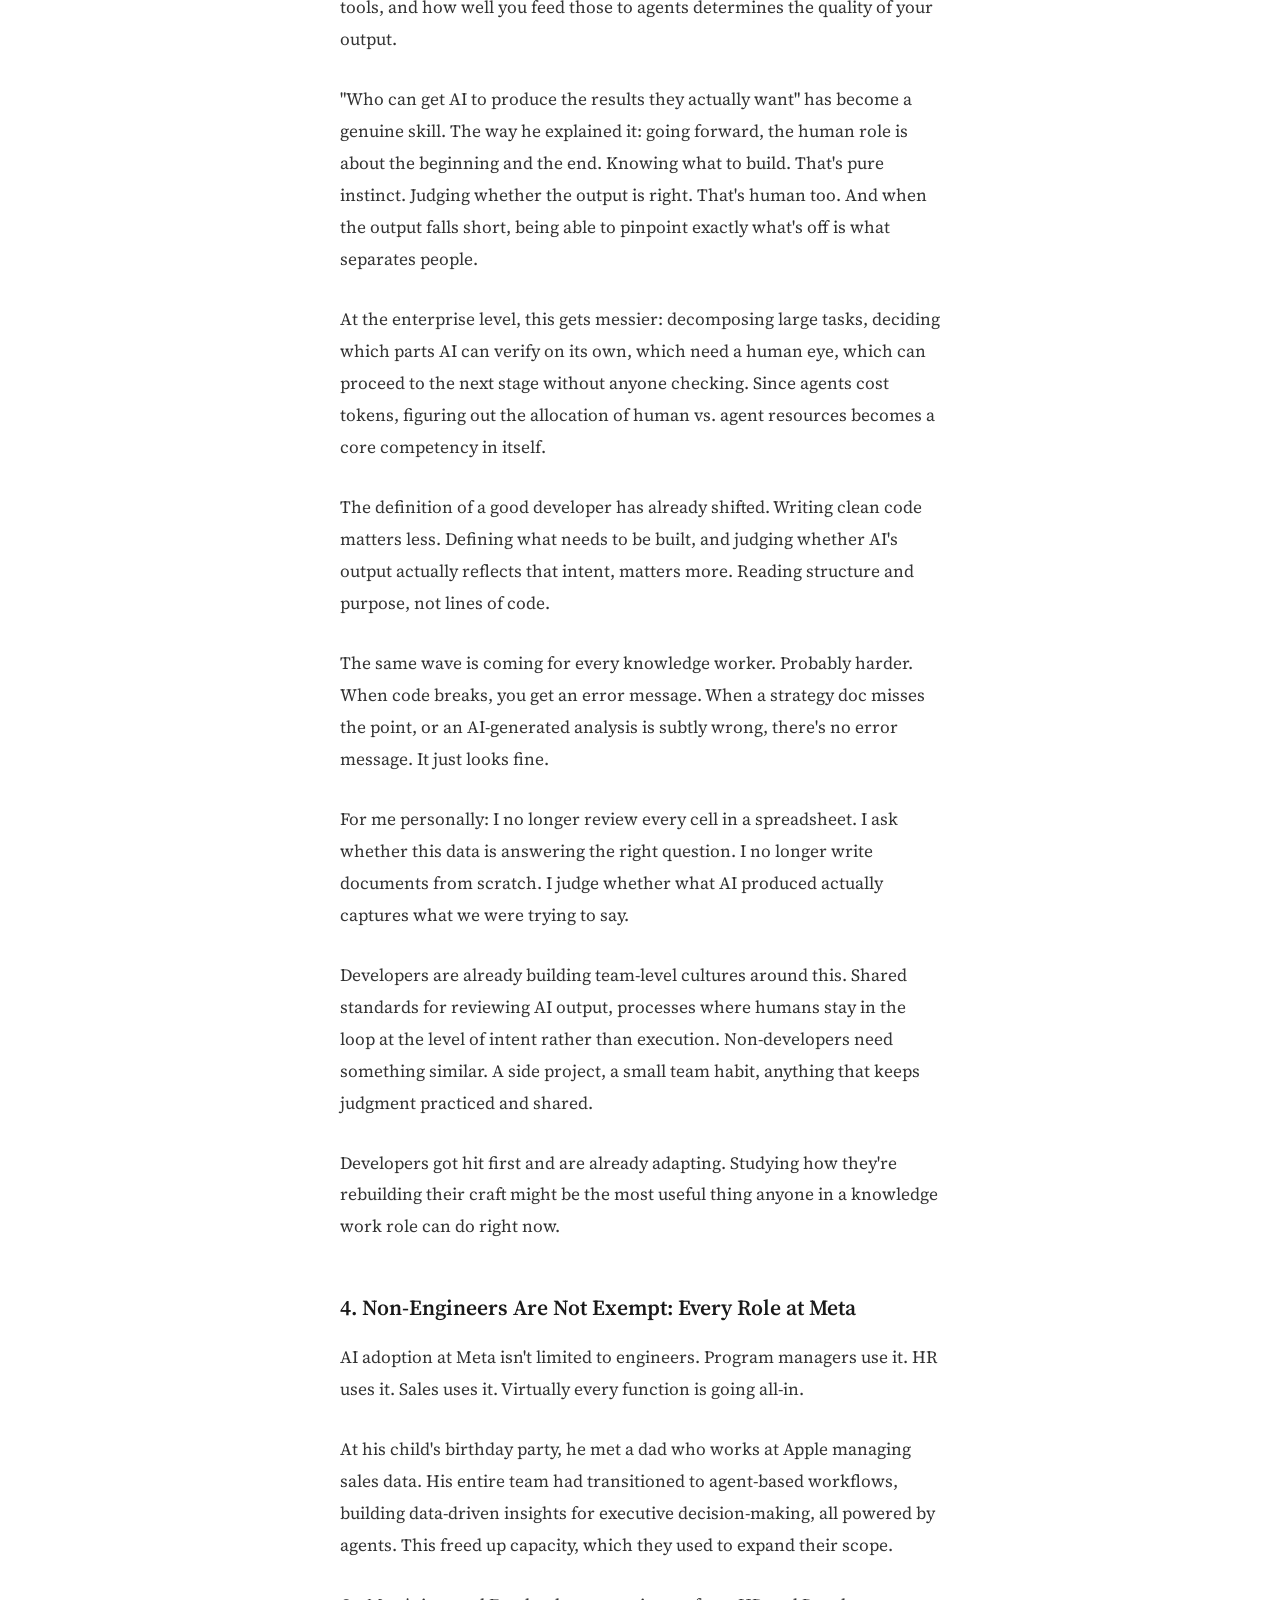
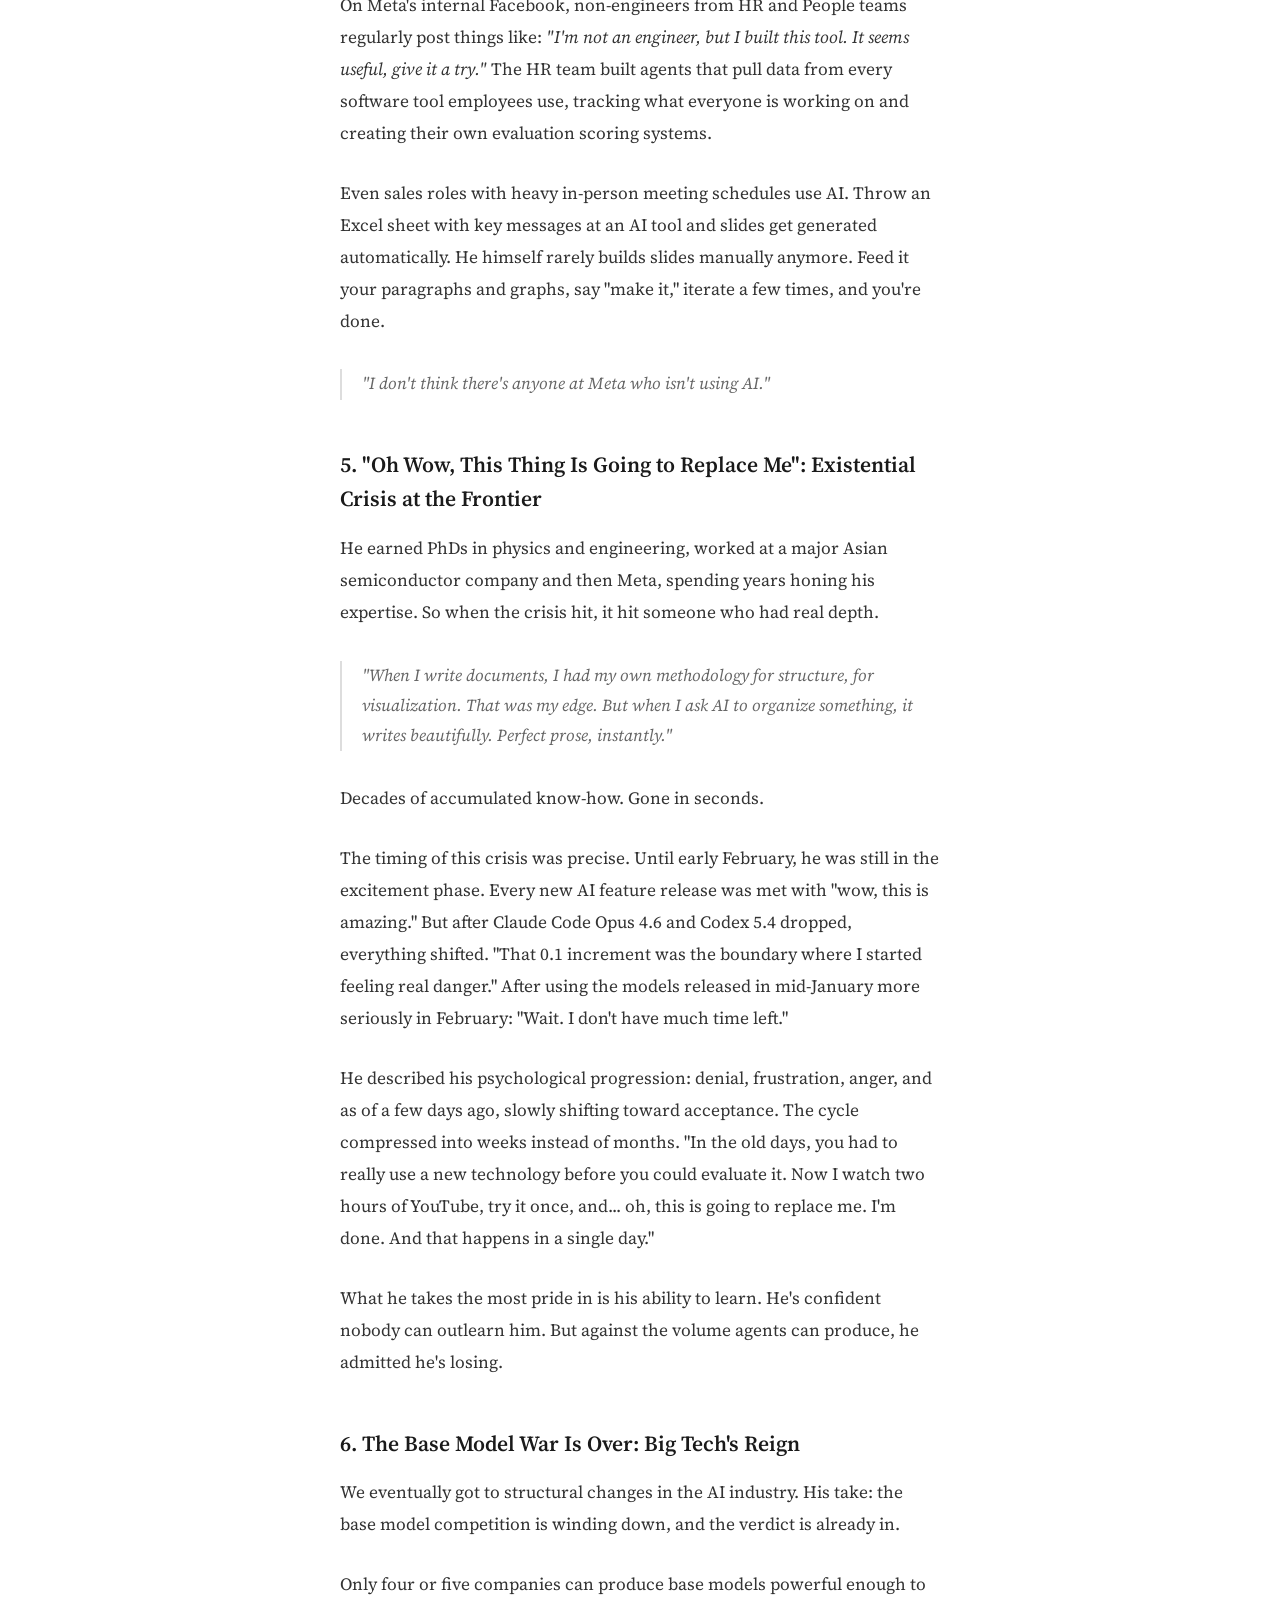
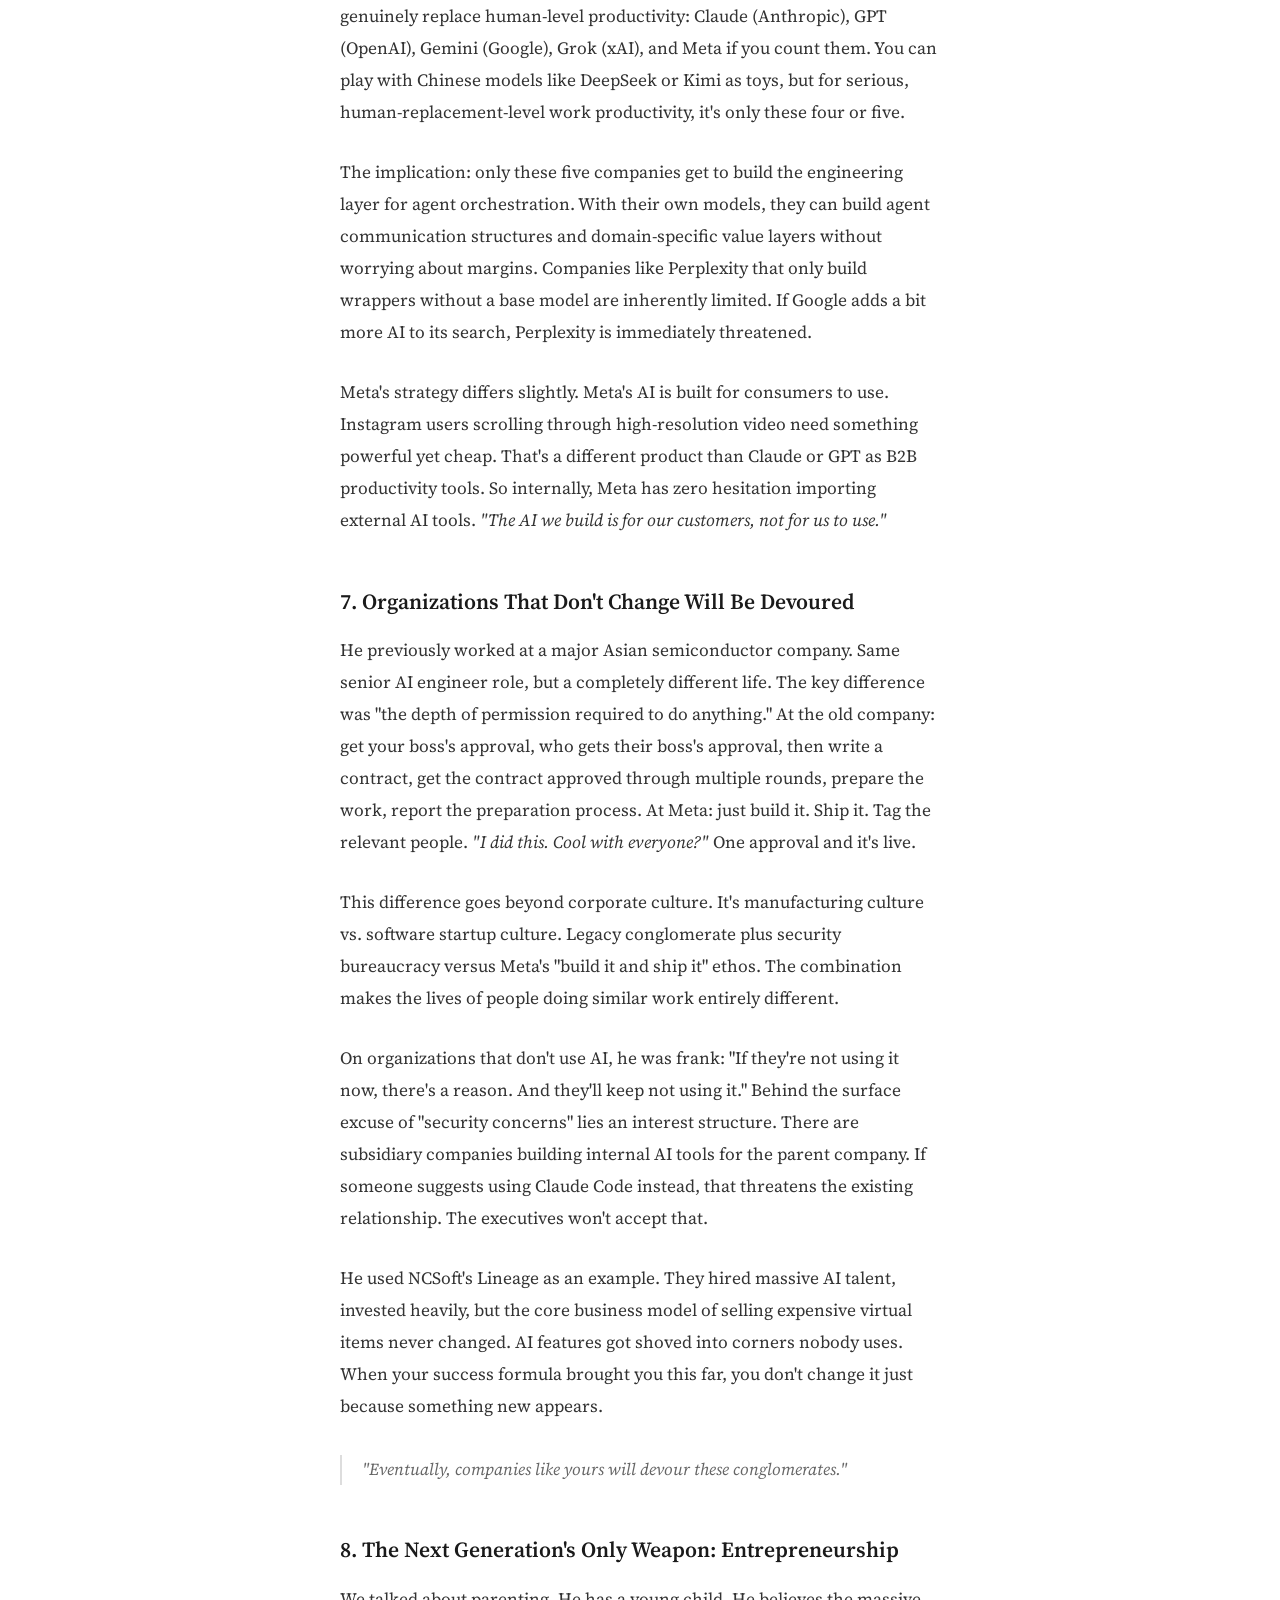
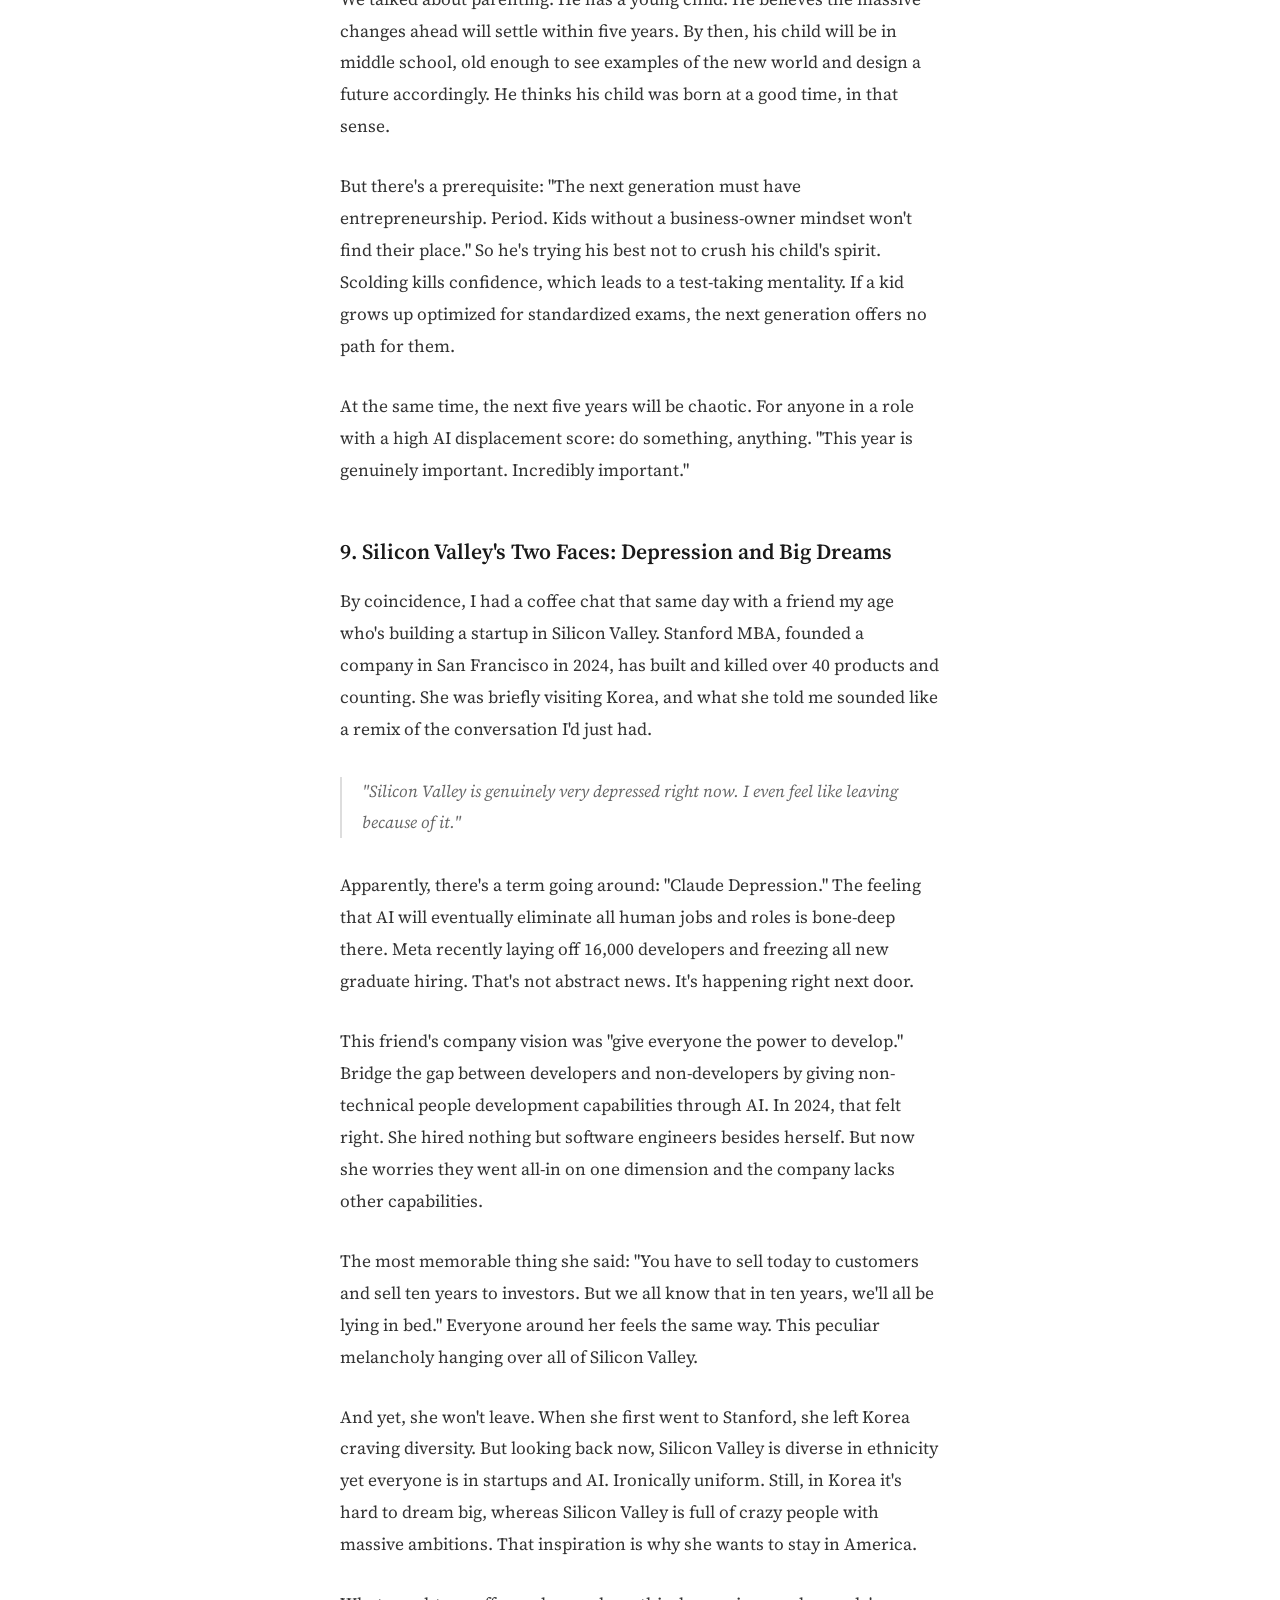
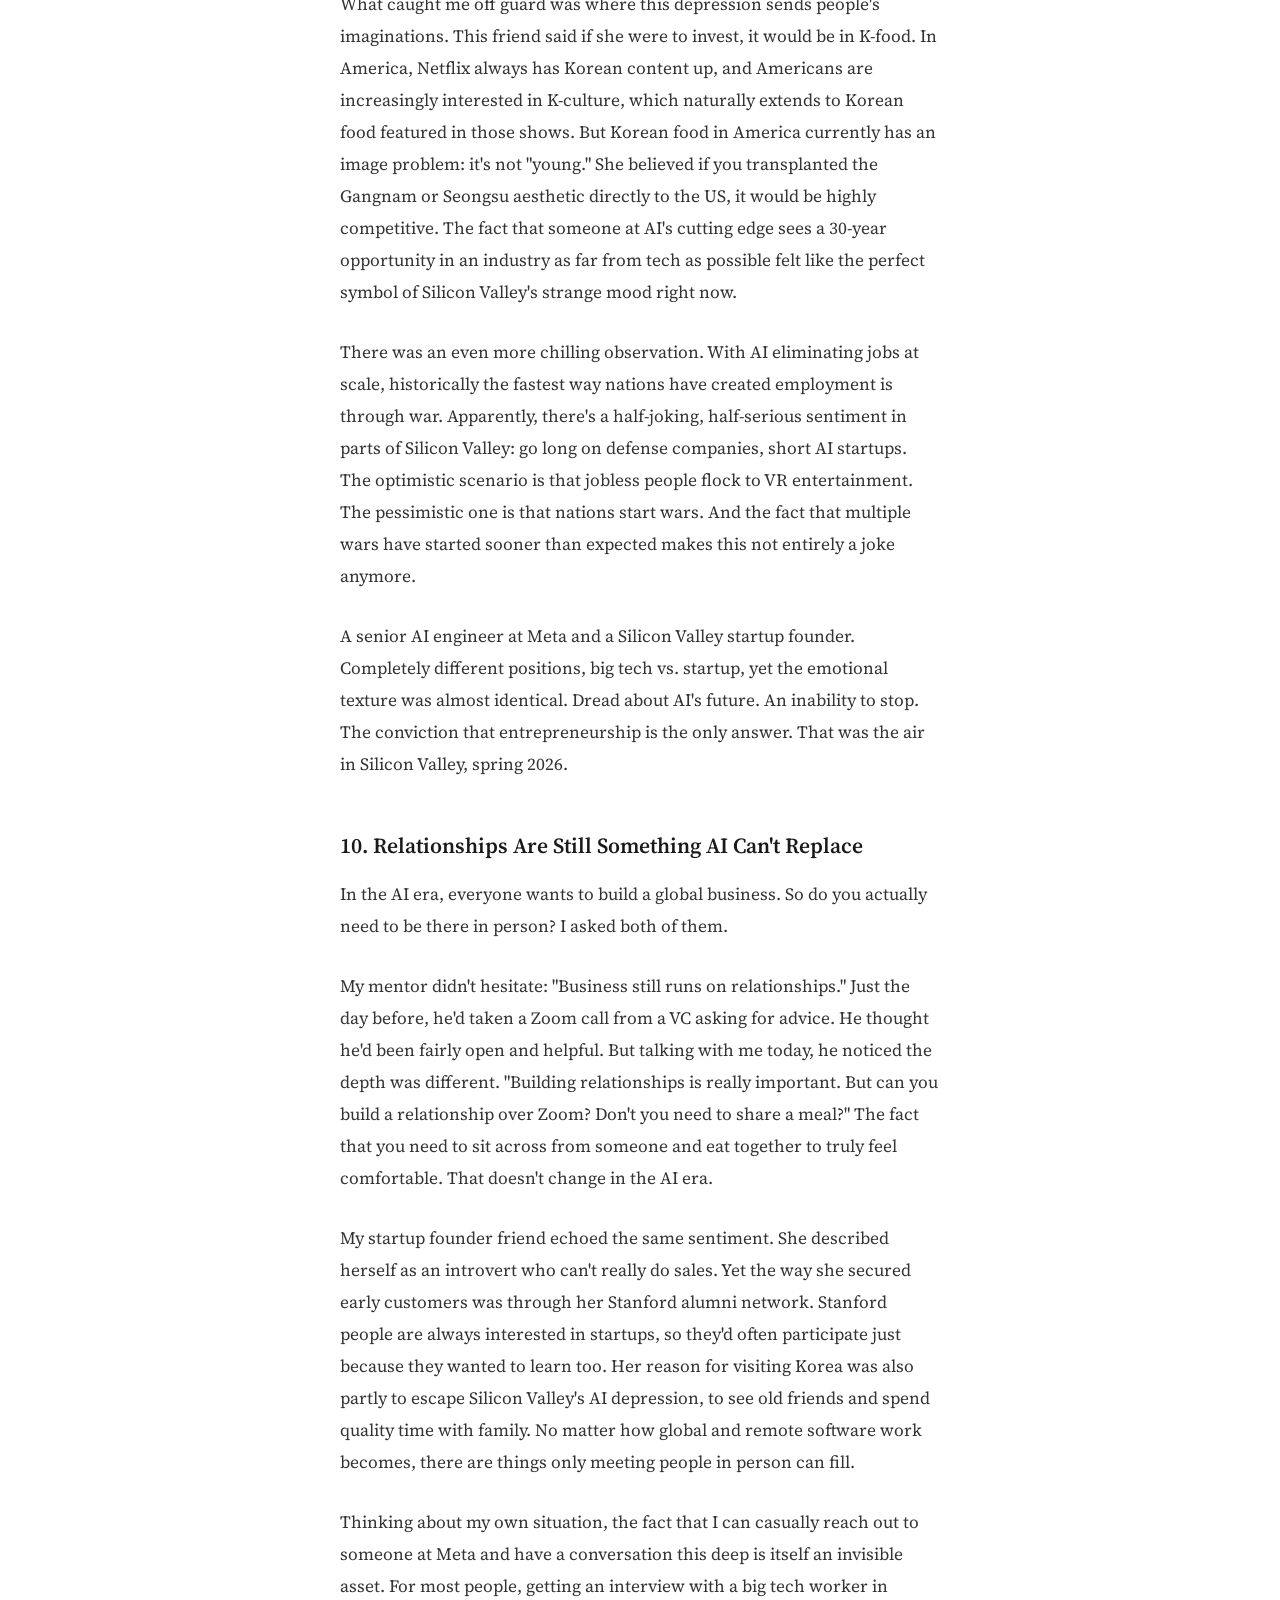
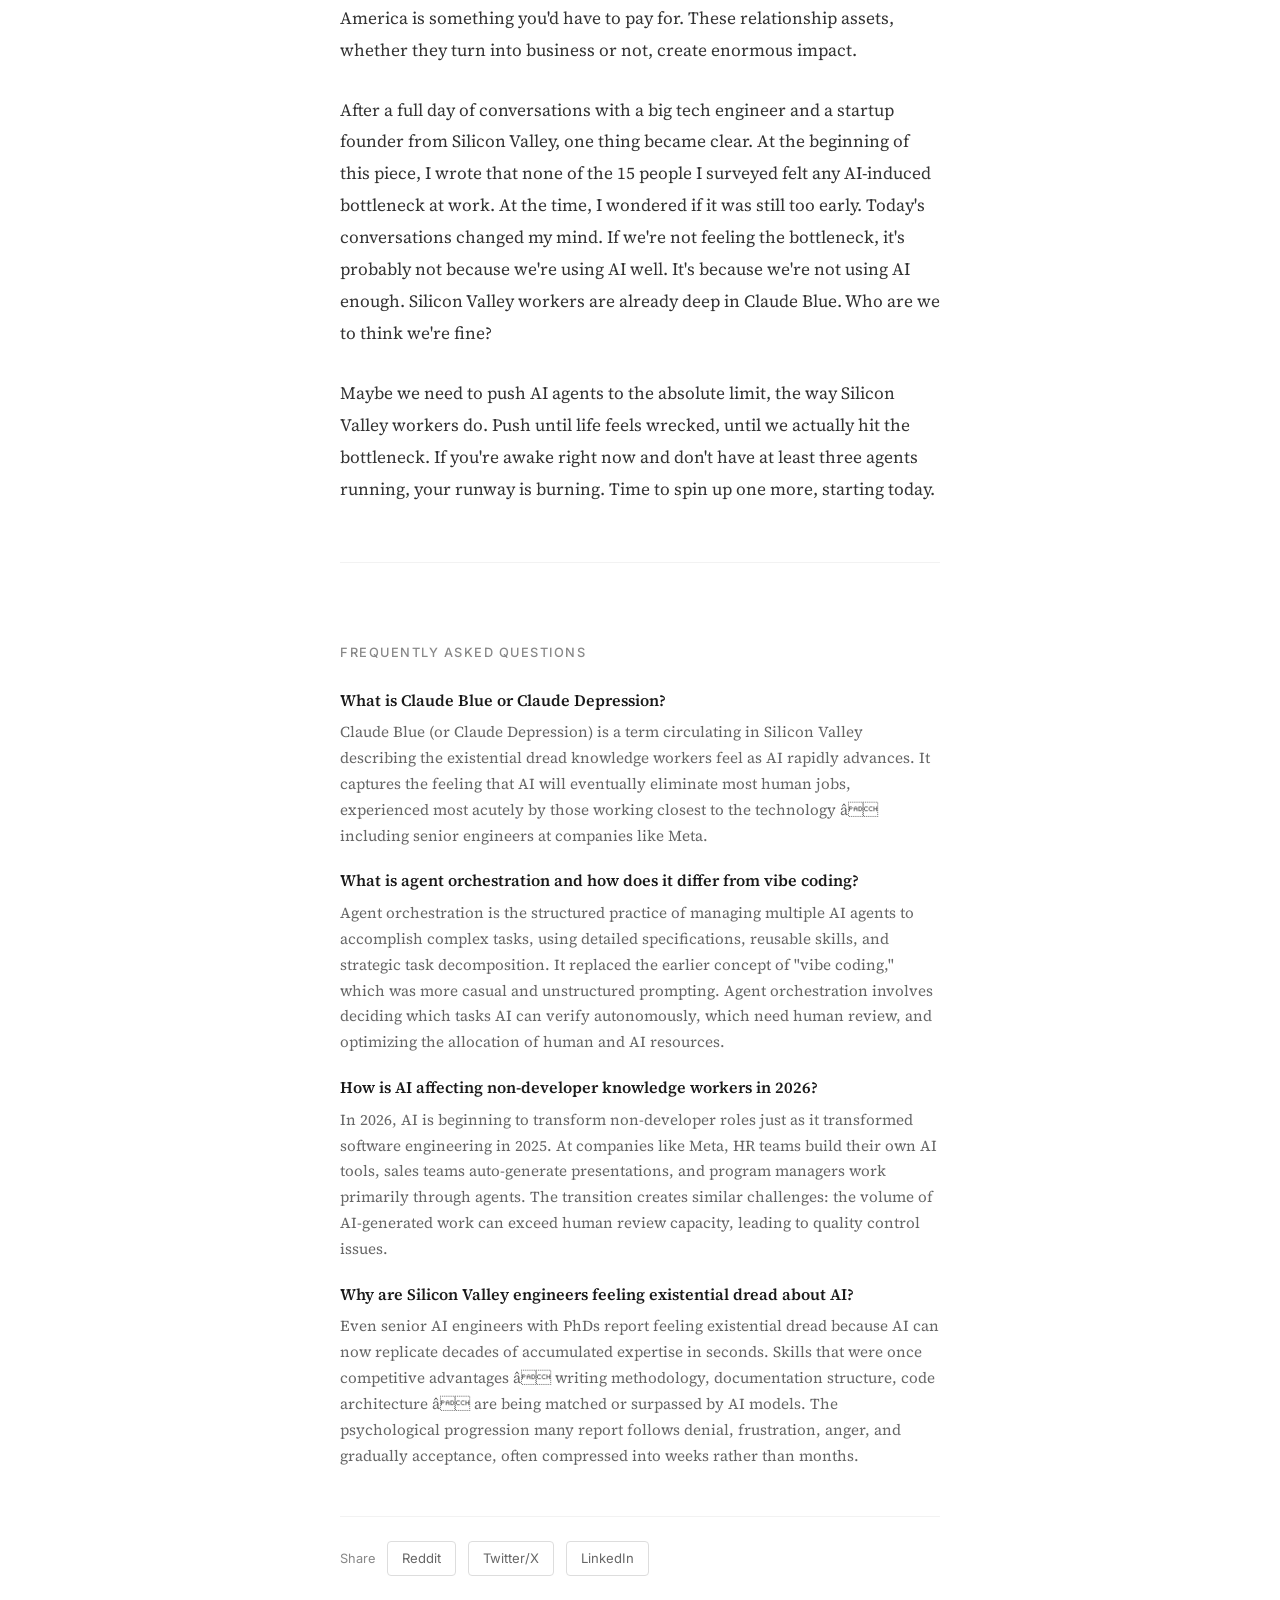
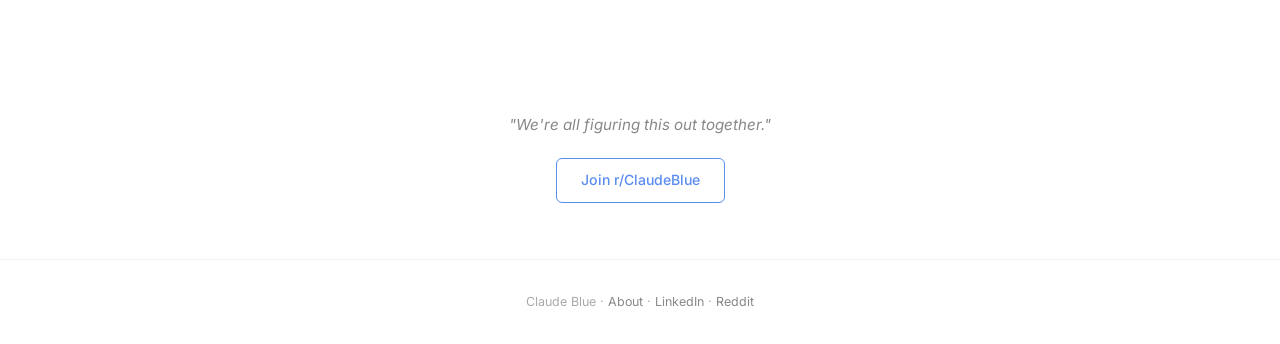
<file: posts/claude-blue-is-spreading-across-silicon-valley.html>
<!DOCTYPE html>
<html lang="en">
<head>
    <meta charset="UTF-8">
    <meta name="viewport" content="width=device-width, initial-scale=1.0">
    <title>Claude Blue Is Spreading Across Silicon Valley â Claude Blue</title>
    <meta name="description" content="A Meta senior AI engineer and a Silicon Valley startup founder share the same existential dread about AI. Inside the conversations that reveal what's coming for every knowledge worker.">
    <meta name="author" content="Patrick Han">

    <meta property="og:title" content="Claude Blue Is Spreading Across Silicon Valley">
    <meta property="og:description" content="A Meta senior AI engineer and a startup founder share the same AI existential dread. What Silicon Valley's mood means for every knowledge worker.">
    <meta property="og:type" content="article">
    <meta property="og:url" content="https://claudeblue.com/posts/claude-blue-is-spreading-across-silicon-valley.html">
    <meta property="article:published_time" content="2026-03-20">
    <meta property="article:author" content="Patrick Han">
    <meta property="article:tag" content="Silicon Valley">
    <meta property="article:tag" content="AI Depression">
    <meta property="article:tag" content="Knowledge Workers">

    <script type="application/ld+json">
    {
        "@context": "https://schema.org",
        "@type": "Article",
        "headline": "Claude Blue Is Spreading Across Silicon Valley",
        "description": "A Meta senior AI engineer and a Silicon Valley startup founder share the same existential dread about AI's impact. Inside the conversations that reveal what's coming for every knowledge worker.",
        "datePublished": "2026-03-20",
        "dateModified": "2026-03-20",
        "author": {
            "@type": "Person",
            "name": "Patrick Han",
            "url": "https://www.linkedin.com/in/patrickwjhan/"
        },
        "publisher": {
            "@type": "Organization",
            "name": "Claude Blue"
        },
        "mainEntityOfPage": {
            "@type": "WebPage",
            "@id": "https://claudeblue.com/posts/claude-blue-is-spreading-across-silicon-valley.html"
        },
        "keywords": ["Claude Blue", "AI depression Silicon Valley", "AI existential dread", "Meta AI engineer", "agent orchestration", "knowledge workers AI impact", "vibe coding", "AI replacing jobs 2026"]
    }
    </script>

    <script type="application/ld+json">
    {
        "@context": "https://schema.org",
        "@type": "FAQPage",
        "mainEntity": [
            {
                "@type": "Question",
                "name": "What is Claude Blue or Claude Depression?",
                "acceptedAnswer": {
                    "@type": "Answer",
                    "text": "Claude Blue (or Claude Depression) is a term circulating in Silicon Valley describing the existential dread knowledge workers feel as AI rapidly advances. It captures the feeling that AI will eventually eliminate most human jobs, experienced most acutely by those working closest to the technology â including senior engineers at companies like Meta."
                }
            },
            {
                "@type": "Question",
                "name": "What is agent orchestration and how does it differ from vibe coding?",
                "acceptedAnswer": {
                    "@type": "Answer",
                    "text": "Agent orchestration is the structured practice of managing multiple AI agents to accomplish complex tasks, using detailed specifications, reusable skills, and strategic task decomposition. It replaced the earlier concept of 'vibe coding,' which was more casual and unstructured prompting. Agent orchestration involves deciding which tasks AI can verify autonomously, which need human review, and optimizing the allocation of human and AI resources."
                }
            },
            {
                "@type": "Question",
                "name": "How is AI affecting non-developer knowledge workers in 2026?",
                "acceptedAnswer": {
                    "@type": "Answer",
                    "text": "In 2026, AI is beginning to transform non-developer roles just as it transformed software engineering in 2025. At companies like Meta, HR teams build their own AI tools, sales teams auto-generate presentations, and program managers work primarily through agents. The transition creates similar challenges to what developers faced: the volume of AI-generated work can exceed human review capacity, leading to quality control issues."
                }
            },
            {
                "@type": "Question",
                "name": "Why are Silicon Valley engineers feeling existential dread about AI?",
                "acceptedAnswer": {
                    "@type": "Answer",
                    "text": "Even senior AI engineers with PhDs report feeling existential dread because AI can now replicate decades of accumulated expertise in seconds. Skills that were once competitive advantages â writing methodology, documentation structure, code architecture â are being matched or surpassed by AI models. The psychological progression many report follows denial, frustration, anger, and gradually acceptance, often compressed into weeks rather than months."
                }
            }
        ]
    }
    </script>

    <link rel="stylesheet" href="../css/style.css">
    <link rel="preconnect" href="https://fonts.googleapis.com">
    <link rel="preconnect" href="https://fonts.gstatic.com" crossorigin>
    <link href="https://fonts.googleapis.com/css2?family=Inter:wght@400;500&family=Source+Serif+4:ital,wght@0,400;0,600;1,400&display=swap" rel="stylesheet">
</head>
<body>
    <nav class="nav">
        <div class="nav-inner">
            <a href="../index.html" class="logo">Claude Blue</a>
            <div class="nav-right">
                <a href="../about.html">About</a>
                <a href="https://www.linkedin.com/in/patrickwjhan/" target="_blank">LinkedIn</a>
                <a href="https://www.reddit.com/r/ClaudeBlue/" target="_blank" class="join-btn">r/ClaudeBlue</a>
            </div>
        </div>
    </nav>

    <div class="post-hero">
        <div class="feed-thumb thumb-terminal">
            <div class="thumb-dots"><span class="dot-r"></span><span class="dot-y"></span><span class="dot-g"></span></div>
            <div class="feed-thumb-title">Claude Code v2.0.0<br>Welcome back Patrick!</div>
            <div class="feed-thumb-sub">Sonnet 4.5 &bull; /users/patrick/code/blog</div>
        </div>
    </div>

    <header class="post-header">
        <div class="post-meta-top">
            <span>March 20, 2026</span>
            <span style="color: var(--gray-300);">&middot;</span>
            <span>18 min read</span>
        </div>
        <h1>Claude Blue Is Spreading Across Silicon Valley</h1>
    </header>

    <article class="post-body">
        <p><em>Conversations with a Meta Senior AI Engineer and a Silicon Valley Startup Founder</em></p>

        <p>In 2025, AI hit the software engineering world hard. Back then, there were two camps: those who believed coding should be entirely delegated to AI, and those who insisted humans must review everything. But here in March 2026, that debate has lost its meaning. The volume of AI-generated code has surpassed what any human could possibly review. We've been hit head-on by the transition.</p>

        <p>I personally expected this wave to reach office workers, the non-developers, by 2026. The precedent had already been set in engineering. But when I asked about 15 people around me, working across various roles at well-known companies, not a single one had felt any bottleneck or downside from AI. Everyone said things were still at a level humans could control and manage.</p>

        <p>Even within my own company, there was a heated internal debate. We all agreed that the era of AI fundamentally transforming white-collar work was coming. But we disagreed on timing. I thought it was still too early. I hadn't personally felt any AI-induced bottleneck at work, and neither had anyone around me. But a colleague argued that AI had already deeply changed the office landscape. People were starting to miss critical context in documents and decisions because AI-generated outputs were being passed around without sufficient understanding. And that wasn't a people problem. It was a transitional-era problem.</p>

        <p>Then today, I had a video call with a mentor who works as a senior AI engineer at Meta, and my conviction grew stronger. In Silicon Valley, at the frontier, this situation was already reality. Hearing concrete use cases firsthand made it viscerally real. Within weeks to months, office workers will be forced into AI-native workflows too. Nobody will manually create documents, visit websites one by one, or organize notes by hand. Working through terminals, whether Claude Code or Cowork or whatever comes next, orchestrating multiple agents simultaneously. That'll be the default. And the transitional pain that hit the coding world will hit white-collar workers just the same.</p>

        <p>What struck me even more was that he, a senior AI engineer at Meta sitting at the absolute frontier, was experiencing real existential dread from AI's progress. He'd developed a strong conviction that he needed to cultivate entrepreneurial instincts and build a business. This was someone who had been interested in startups but never imagined actually founding one himself. Now, even his side projects aren't about fun anymore. They're driven by the anxiety that the day he'll need to run his own business is approaching fast.</p>

        <p>That same day, I had a coffee chat with a friend my age who's running a startup in Silicon Valley. A Stanford MBA who founded her company in San Francisco in 2024. She told an almost identical story. A big tech senior engineer and a startup founder, completely different positions, both feeling the same existential anxiety about AI's future. Both unable to stop. Both convinced that entrepreneurship is the only way out.</p>

        <h2>1. The AI-Native Daily Life at Meta: A World Where You Only Work with Agents</h2>

        <p>He works as a senior AI engineer at Meta. At work, he uses Claude Code. At home, he uses OpenAI's Codex. The reason is simple: at Meta, the only options are Claude Code and Gemini, and Claude is clearly better for coding. At home, he needs image generation for personal projects (which Claude Code doesn't support), and Codex Pro offers essentially unlimited tokens for $200/month. Claude Code Max is also $200, but charges extra beyond a certain usage threshold. At work, he burns through <strong>$2,000 worth of Claude Code tokens per month</strong>. That's not something you can afford personally.</p>

        <p>What fascinated me was his work environment. He'd built his own VS Code extension that automatically generates an Obsidian knowledge graph from every AI conversation. Every interaction creates an Obsidian document, which forms links with existing notes, growing the graph over time. Obsidian used to require manual note-taking and linking. Now that AI conversations themselves are the source material, the barrier to entry has dropped dramatically. Meta has 70,000 employees; over 10,000 have joined the internal Obsidian users' group.</p>

        <p>And every productivity tool at Meta is connected via agents. Google Drive, Docs, Sheets, email, Jira, Confluence, wikis, whiteboards. All of it. As he put it:</p>

        <blockquote>"I only work with agents. The results I want just accumulate in the right tools in the right format."</blockquote>

        <p>No need to open spreadsheets or Jira directly. Work from the terminal, and the databases populate themselves.</p>

        <p>During his first year-end review in January, he asked the internal AI evaluation tool to "summarize everything I've done since joining." It automatically compiled every report and document he'd written into a massive list. All he had to add was his personal reflections, and the self-evaluation was done.</p>

        <h2>2. "The Entire Infrastructure Is Wrecked": The AI Code Crisis Is Real</h2>

        <p>AI adoption at Meta hasn't been all upside, though. The flip side was visible in how he described his workflow.</p>

        <p>When he receives a new task, he spins up two agents simultaneously. One is an execution agent. He gives it the task objective and says "go, start working," even before he understands the task himself. The other is a learning agent that explains the task to him. After a day or two, the execution agent produces close to 10,000 lines of code. Meanwhile, he uses the learning agent to get up to speed, then analyzes the generated code with yet another agent. Issues he finds are mostly minor revisions, and even applying those fixes is handled by agents.</p>

        <p>But the problem arises when people can't keep up with this speed. He was blunt:</p>

        <blockquote>"Meta's infrastructure is completely wrecked right now. Too many people are pushing code without reading it."</blockquote>

        <p>AI-generated code gets committed without adequate review, causing serious infrastructure stability issues. This is the transitional cost of the vibe coding era.</p>

        <p>He predicted this same phenomenon would hit non-engineering roles. Imagine a company of 100 people in a non-software industry. Three people using agents could create a competing company doing the same work, undercut on price, and kill the original. Then within that team of three, the crisis of not being able to manage what agents produce would become the next problem. Companies that can't handle it would die too. Only those with the orchestration capability to manage agents with a skeleton crew would survive.</p>

        <h2>3. From Vibe Coding to Agent Orchestration</h2>

        <p>According to him, the term "vibe coding" is barely used in Silicon Valley anymore. The preferred phrase is "agent orchestration." Vibe coding was the "hey, build me a game" level of prompting. Now the approach is far more structured: detailed spec documents covering genre, character growth ranges, enemy level scaling. Everything meticulously defined. Common patterns across requests get bundled into reusable skills and tools, and how well you feed those to agents determines the quality of your output.</p>

        <p>"Who can get AI to produce the results they actually want" has become a genuine skill. The way he explained it: going forward, the human role is about the beginning and the end. Knowing what to build. That's pure instinct. Judging whether the output is right. That's human too. And when the output falls short, being able to pinpoint exactly what's off is what separates people.</p>

        <p>At the enterprise level, this gets messier: decomposing large tasks, deciding which parts AI can verify on its own, which need a human eye, which can proceed to the next stage without anyone checking. Since agents cost tokens, figuring out the allocation of human vs. agent resources becomes a core competency in itself.</p>

        <p>The definition of a good developer has already shifted. Writing clean code matters less. Defining what needs to be built, and judging whether AI's output actually reflects that intent, matters more. Reading structure and purpose, not lines of code.</p>

        <p>The same wave is coming for every knowledge worker. Probably harder. When code breaks, you get an error message. When a strategy doc misses the point, or an AI-generated analysis is subtly wrong, there's no error message. It just looks fine.</p>

        <p>For me personally: I no longer review every cell in a spreadsheet. I ask whether this data is answering the right question. I no longer write documents from scratch. I judge whether what AI produced actually captures what we were trying to say.</p>

        <p>Developers are already building team-level cultures around this. Shared standards for reviewing AI output, processes where humans stay in the loop at the level of intent rather than execution. Non-developers need something similar. A side project, a small team habit, anything that keeps judgment practiced and shared.</p>

        <p>Developers got hit first and are already adapting. Studying how they're rebuilding their craft might be the most useful thing anyone in a knowledge work role can do right now.</p>

        <h2>4. Non-Engineers Are Not Exempt: Every Role at Meta</h2>

        <p>AI adoption at Meta isn't limited to engineers. Program managers use it. HR uses it. Sales uses it. Virtually every function is going all-in.</p>

        <p>At his child's birthday party, he met a dad who works at Apple managing sales data. His entire team had transitioned to agent-based workflows, building data-driven insights for executive decision-making, all powered by agents. This freed up capacity, which they used to expand their scope.</p>

        <p>On Meta's internal Facebook, non-engineers from HR and People teams regularly post things like: <em>"I'm not an engineer, but I built this tool. It seems useful, give it a try."</em> The HR team built agents that pull data from every software tool employees use, tracking what everyone is working on and creating their own evaluation scoring systems.</p>

        <p>Even sales roles with heavy in-person meeting schedules use AI. Throw an Excel sheet with key messages at an AI tool and slides get generated automatically. He himself rarely builds slides manually anymore. Feed it your paragraphs and graphs, say "make it," iterate a few times, and you're done.</p>

        <blockquote>"I don't think there's anyone at Meta who isn't using AI."</blockquote>

        <h2>5. "Oh Wow, This Thing Is Going to Replace Me": Existential Crisis at the Frontier</h2>

        <p>He earned PhDs in physics and engineering, worked at a major Asian semiconductor company and then Meta, spending years honing his expertise. So when the crisis hit, it hit someone who had real depth.</p>

        <blockquote>"When I write documents, I had my own methodology for structure, for visualization. That was my edge. But when I ask AI to organize something, it writes beautifully. Perfect prose, instantly."</blockquote>

        <p>Decades of accumulated know-how. Gone in seconds.</p>

        <p>The timing of this crisis was precise. Until early February, he was still in the excitement phase. Every new AI feature release was met with "wow, this is amazing." But after Claude Code Opus 4.6 and Codex 5.4 dropped, everything shifted. "That 0.1 increment was the boundary where I started feeling real danger." After using the models released in mid-January more seriously in February: "Wait. I don't have much time left."</p>

        <p>He described his psychological progression: denial, frustration, anger, and as of a few days ago, slowly shifting toward acceptance. The cycle compressed into weeks instead of months. "In the old days, you had to really use a new technology before you could evaluate it. Now I watch two hours of YouTube, try it once, and... oh, this is going to replace me. I'm done. And that happens in a single day."</p>

        <p>What he takes the most pride in is his ability to learn. He's confident nobody can outlearn him. But against the volume agents can produce, he admitted he's losing.</p>

        <h2>6. The Base Model War Is Over: Big Tech's Reign</h2>

        <p>We eventually got to structural changes in the AI industry. His take: the base model competition is winding down, and the verdict is already in.</p>

        <p>Only four or five companies can produce base models powerful enough to genuinely replace human-level productivity: Claude (Anthropic), GPT (OpenAI), Gemini (Google), Grok (xAI), and Meta if you count them. You can play with Chinese models like DeepSeek or Kimi as toys, but for serious, human-replacement-level work productivity, it's only these four or five.</p>

        <p>The implication: only these five companies get to build the engineering layer for agent orchestration. With their own models, they can build agent communication structures and domain-specific value layers without worrying about margins. Companies like Perplexity that only build wrappers without a base model are inherently limited. If Google adds a bit more AI to its search, Perplexity is immediately threatened.</p>

        <p>Meta's strategy differs slightly. Meta's AI is built for consumers to use. Instagram users scrolling through high-resolution video need something powerful yet cheap. That's a different product than Claude or GPT as B2B productivity tools. So internally, Meta has zero hesitation importing external AI tools. <em>"The AI we build is for our customers, not for us to use."</em></p>

        <h2>7. Organizations That Don't Change Will Be Devoured</h2>

        <p>He previously worked at a major Asian semiconductor company. Same senior AI engineer role, but a completely different life. The key difference was "the depth of permission required to do anything." At the old company: get your boss's approval, who gets their boss's approval, then write a contract, get the contract approved through multiple rounds, prepare the work, report the preparation process. At Meta: just build it. Ship it. Tag the relevant people. <em>"I did this. Cool with everyone?"</em> One approval and it's live.</p>

        <p>This difference goes beyond corporate culture. It's manufacturing culture vs. software startup culture. Legacy conglomerate plus security bureaucracy versus Meta's "build it and ship it" ethos. The combination makes the lives of people doing similar work entirely different.</p>

        <p>On organizations that don't use AI, he was frank: "If they're not using it now, there's a reason. And they'll keep not using it." Behind the surface excuse of "security concerns" lies an interest structure. There are subsidiary companies building internal AI tools for the parent company. If someone suggests using Claude Code instead, that threatens the existing relationship. The executives won't accept that.</p>

        <p>He used NCSoft's Lineage as an example. They hired massive AI talent, invested heavily, but the core business model of selling expensive virtual items never changed. AI features got shoved into corners nobody uses. When your success formula brought you this far, you don't change it just because something new appears.</p>

        <blockquote>"Eventually, companies like yours will devour these conglomerates."</blockquote>

        <h2>8. The Next Generation's Only Weapon: Entrepreneurship</h2>

        <p>We talked about parenting. He has a young child. He believes the massive changes ahead will settle within five years. By then, his child will be in middle school, old enough to see examples of the new world and design a future accordingly. He thinks his child was born at a good time, in that sense.</p>

        <p>But there's a prerequisite: "The next generation must have entrepreneurship. Period. Kids without a business-owner mindset won't find their place." So he's trying his best not to crush his child's spirit. Scolding kills confidence, which leads to a test-taking mentality. If a kid grows up optimized for standardized exams, the next generation offers no path for them.</p>

        <p>At the same time, the next five years will be chaotic. For anyone in a role with a high AI displacement score: do something, anything. "This year is genuinely important. Incredibly important."</p>

        <h2>9. Silicon Valley's Two Faces: Depression and Big Dreams</h2>

        <p>By coincidence, I had a coffee chat that same day with a friend my age who's building a startup in Silicon Valley. Stanford MBA, founded a company in San Francisco in 2024, has built and killed over 40 products and counting. She was briefly visiting Korea, and what she told me sounded like a remix of the conversation I'd just had.</p>

        <blockquote>"Silicon Valley is genuinely very depressed right now. I even feel like leaving because of it."</blockquote>

        <p>Apparently, there's a term going around: "Claude Depression." The feeling that AI will eventually eliminate all human jobs and roles is bone-deep there. Meta recently laying off 16,000 developers and freezing all new graduate hiring. That's not abstract news. It's happening right next door.</p>

        <p>This friend's company vision was "give everyone the power to develop." Bridge the gap between developers and non-developers by giving non-technical people development capabilities through AI. In 2024, that felt right. She hired nothing but software engineers besides herself. But now she worries they went all-in on one dimension and the company lacks other capabilities.</p>

        <p>The most memorable thing she said: "You have to sell today to customers and sell ten years to investors. But we all know that in ten years, we'll all be lying in bed." Everyone around her feels the same way. This peculiar melancholy hanging over all of Silicon Valley.</p>

        <p>And yet, she won't leave. When she first went to Stanford, she left Korea craving diversity. But looking back now, Silicon Valley is diverse in ethnicity yet everyone is in startups and AI. Ironically uniform. Still, in Korea it's hard to dream big, whereas Silicon Valley is full of crazy people with massive ambitions. That inspiration is why she wants to stay in America.</p>

        <p>What caught me off guard was where this depression sends people's imaginations. This friend said if she were to invest, it would be in K-food. In America, Netflix always has Korean content up, and Americans are increasingly interested in K-culture, which naturally extends to Korean food featured in those shows. But Korean food in America currently has an image problem: it's not "young." She believed if you transplanted the Gangnam or Seongsu aesthetic directly to the US, it would be highly competitive. The fact that someone at AI's cutting edge sees a 30-year opportunity in an industry as far from tech as possible felt like the perfect symbol of Silicon Valley's strange mood right now.</p>

        <p>There was an even more chilling observation. With AI eliminating jobs at scale, historically the fastest way nations have created employment is through war. Apparently, there's a half-joking, half-serious sentiment in parts of Silicon Valley: go long on defense companies, short AI startups. The optimistic scenario is that jobless people flock to VR entertainment. The pessimistic one is that nations start wars. And the fact that multiple wars have started sooner than expected makes this not entirely a joke anymore.</p>

        <p>A senior AI engineer at Meta and a Silicon Valley startup founder. Completely different positions, big tech vs. startup, yet the emotional texture was almost identical. Dread about AI's future. An inability to stop. The conviction that entrepreneurship is the only answer. That was the air in Silicon Valley, spring 2026.</p>

        <h2>10. Relationships Are Still Something AI Can't Replace</h2>

        <p>In the AI era, everyone wants to build a global business. So do you actually need to be there in person? I asked both of them.</p>

        <p>My mentor didn't hesitate: "Business still runs on relationships." Just the day before, he'd taken a Zoom call from a VC asking for advice. He thought he'd been fairly open and helpful. But talking with me today, he noticed the depth was different. "Building relationships is really important. But can you build a relationship over Zoom? Don't you need to share a meal?" The fact that you need to sit across from someone and eat together to truly feel comfortable. That doesn't change in the AI era.</p>

        <p>My startup founder friend echoed the same sentiment. She described herself as an introvert who can't really do sales. Yet the way she secured early customers was through her Stanford alumni network. Stanford people are always interested in startups, so they'd often participate just because they wanted to learn too. Her reason for visiting Korea was also partly to escape Silicon Valley's AI depression, to see old friends and spend quality time with family. No matter how global and remote software work becomes, there are things only meeting people in person can fill.</p>

        <p>Thinking about my own situation, the fact that I can casually reach out to someone at Meta and have a conversation this deep is itself an invisible asset. For most people, getting an interview with a big tech worker in America is something you'd have to pay for. These relationship assets, whether they turn into business or not, create enormous impact.</p>

        <p>After a full day of conversations with a big tech engineer and a startup founder from Silicon Valley, one thing became clear. At the beginning of this piece, I wrote that none of the 15 people I surveyed felt any AI-induced bottleneck at work. At the time, I wondered if it was still too early. Today's conversations changed my mind. If we're not feeling the bottleneck, it's probably not because we're using AI well. It's because we're not using AI enough. Silicon Valley workers are already deep in Claude Blue. Who are we to think we're fine?</p>

        <p>Maybe we need to push AI agents to the absolute limit, the way Silicon Valley workers do. Push until life feels wrecked, until we actually hit the bottleneck. If you're awake right now and don't have at least three agents running, your runway is burning. Time to spin up one more, starting today.</p>

        <!-- AEO: FAQ Section -->
        <section class="faq">
            <h2>Frequently Asked Questions</h2>

            <div class="faq-item">
                <h3>What is Claude Blue or Claude Depression?</h3>
                <p>Claude Blue (or Claude Depression) is a term circulating in Silicon Valley describing the existential dread knowledge workers feel as AI rapidly advances. It captures the feeling that AI will eventually eliminate most human jobs, experienced most acutely by those working closest to the technology â including senior engineers at companies like Meta.</p>
            </div>

            <div class="faq-item">
                <h3>What is agent orchestration and how does it differ from vibe coding?</h3>
                <p>Agent orchestration is the structured practice of managing multiple AI agents to accomplish complex tasks, using detailed specifications, reusable skills, and strategic task decomposition. It replaced the earlier concept of "vibe coding," which was more casual and unstructured prompting. Agent orchestration involves deciding which tasks AI can verify autonomously, which need human review, and optimizing the allocation of human and AI resources.</p>
            </div>

            <div class="faq-item">
                <h3>How is AI affecting non-developer knowledge workers in 2026?</h3>
                <p>In 2026, AI is beginning to transform non-developer roles just as it transformed software engineering in 2025. At companies like Meta, HR teams build their own AI tools, sales teams auto-generate presentations, and program managers work primarily through agents. The transition creates similar challenges: the volume of AI-generated work can exceed human review capacity, leading to quality control issues.</p>
            </div>

            <div class="faq-item">
                <h3>Why are Silicon Valley engineers feeling existential dread about AI?</h3>
                <p>Even senior AI engineers with PhDs report feeling existential dread because AI can now replicate decades of accumulated expertise in seconds. Skills that were once competitive advantages â writing methodology, documentation structure, code architecture â are being matched or surpassed by AI models. The psychological progression many report follows denial, frustration, anger, and gradually acceptance, often compressed into weeks rather than months.</p>
            </div>
        </section>

        <!-- Share -->
        <div class="share">
            <span>Share</span>
            <a href="https://www.reddit.com/r/ClaudeBlue/submit?url=https://claudeblue.com/posts/claude-blue-is-spreading-across-silicon-valley.html&title=Claude%20Blue%20Is%20Spreading%20Across%20Silicon%20Valley" target="_blank">Reddit</a>
            <a href="https://twitter.com/intent/tweet?url=https://claudeblue.com/posts/claude-blue-is-spreading-across-silicon-valley.html&text=Claude%20Blue%20Is%20Spreading%20Across%20Silicon%20Valley" target="_blank">Twitter/X</a>
            <a href="https://www.linkedin.com/sharing/share-offsite/?url=https://claudeblue.com/posts/claude-blue-is-spreading-across-silicon-valley.html" target="_blank">LinkedIn</a>
        </div>
    </article>

    <div class="bottom-cta">
        <p>"We're all figuring this out together."</p>
        <a href="https://www.reddit.com/r/ClaudeBlue/" target="_blank">Join r/ClaudeBlue</a>
    </div>

    <footer class="footer">
        <p>Claude Blue &middot; <a href="../about.html">About</a> &middot; <a href="https://www.linkedin.com/in/patrickwjhan/" target="_blank">LinkedIn</a> &middot; <a href="https://www.reddit.com/r/ClaudeBlue/" target="_blank">Reddit</a></p>
    </footer>
</body>
</html>
</file>
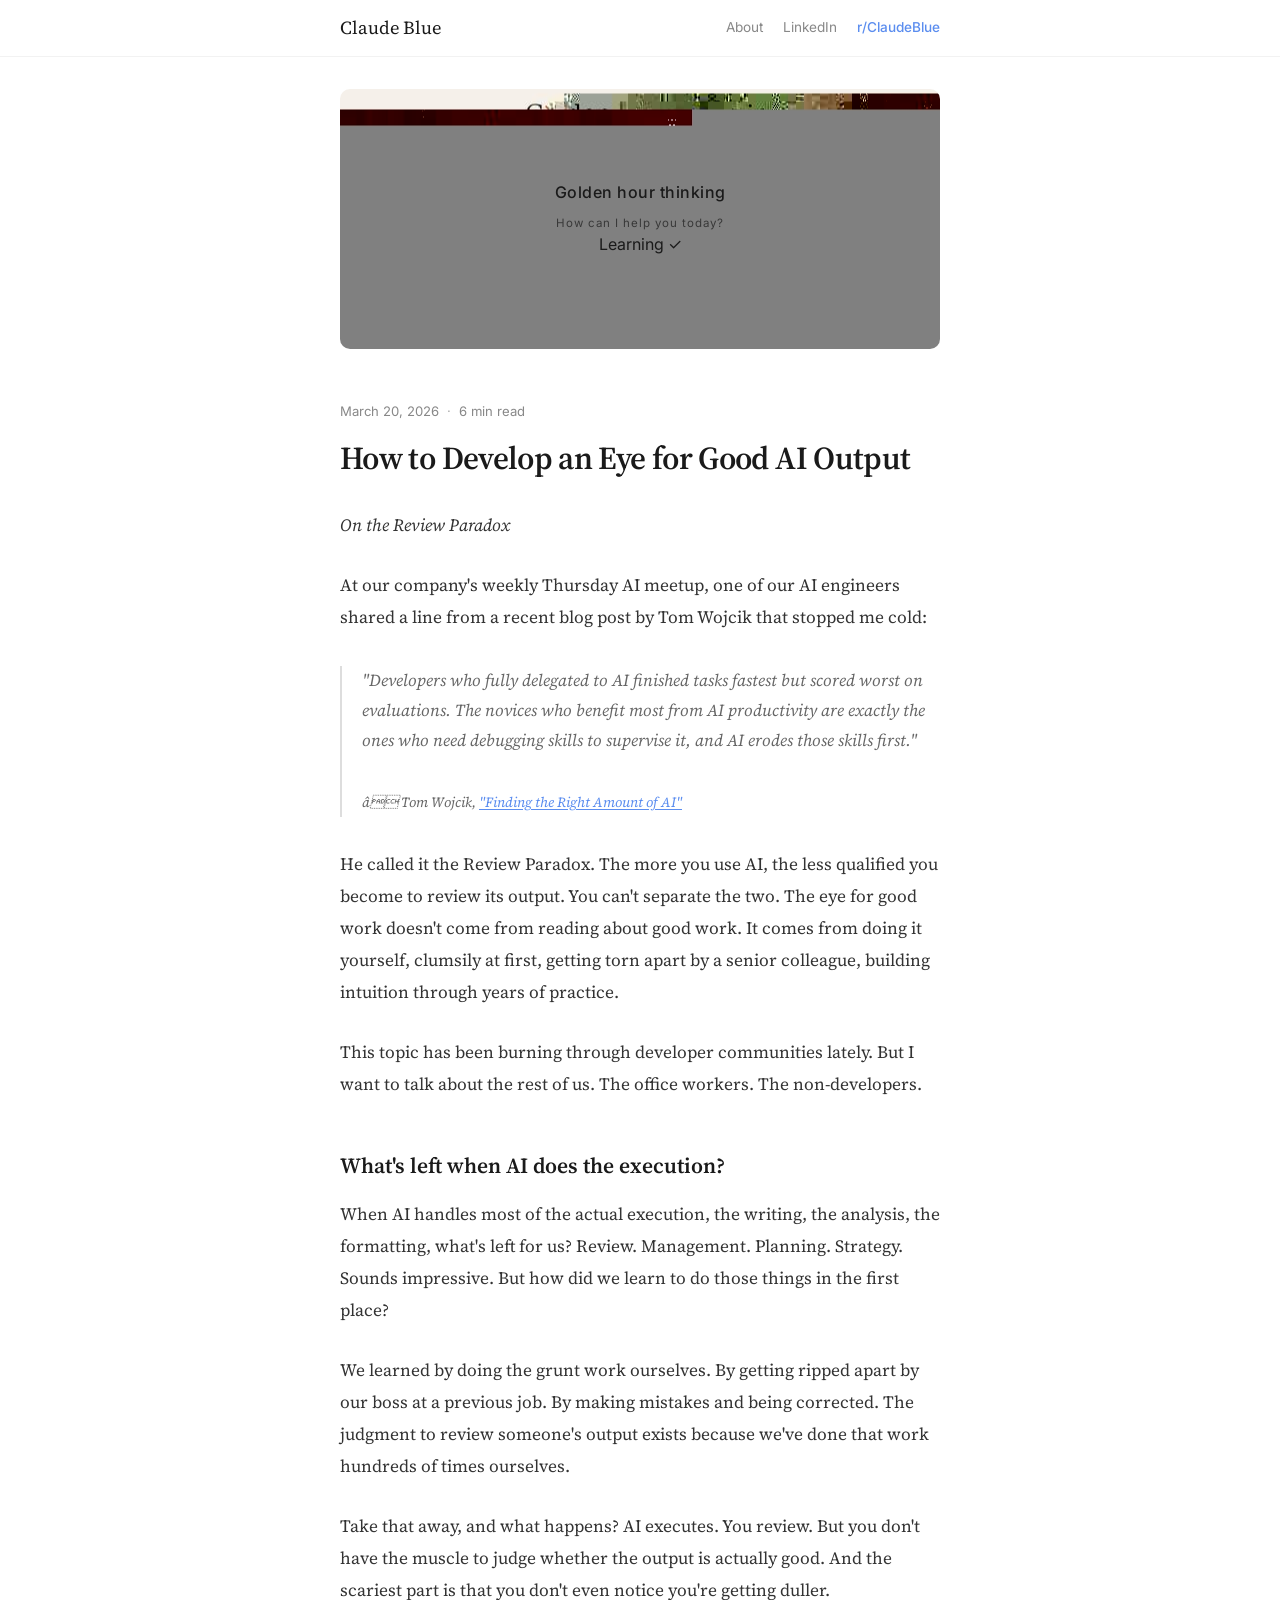
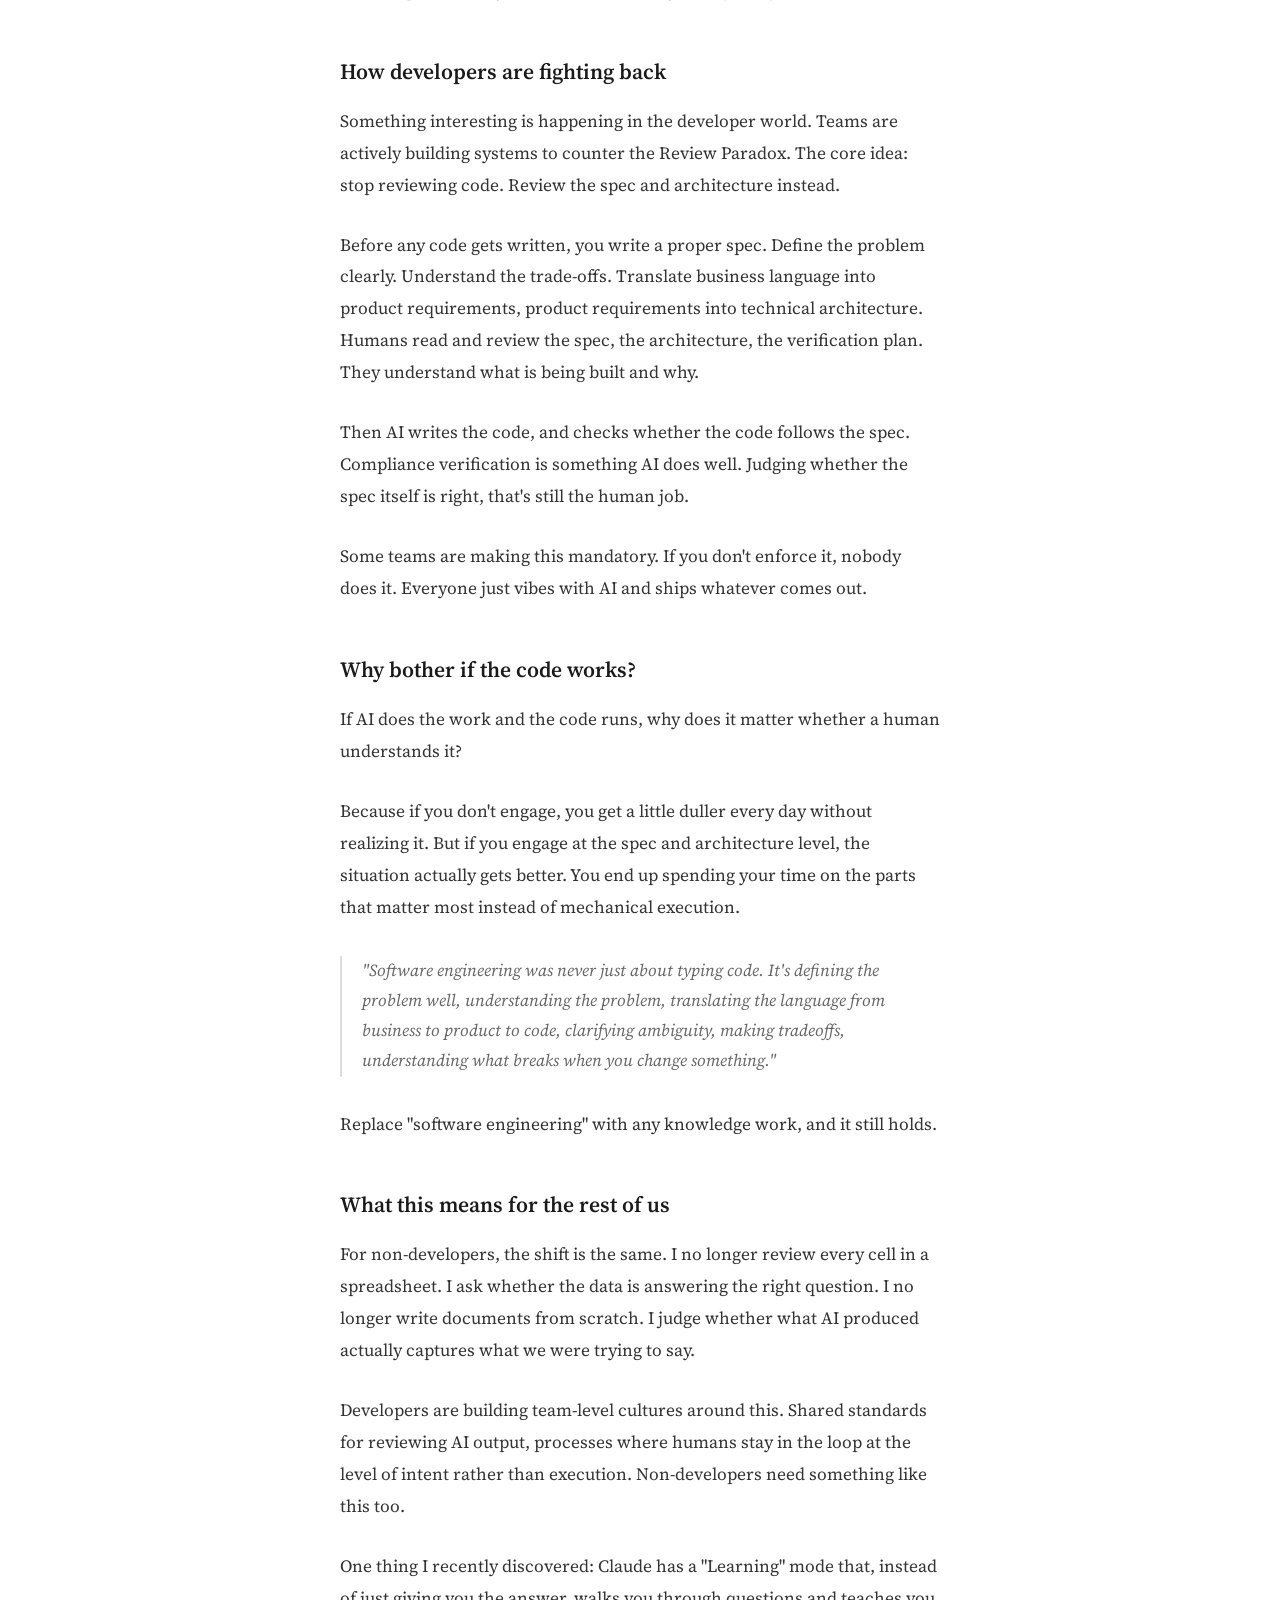
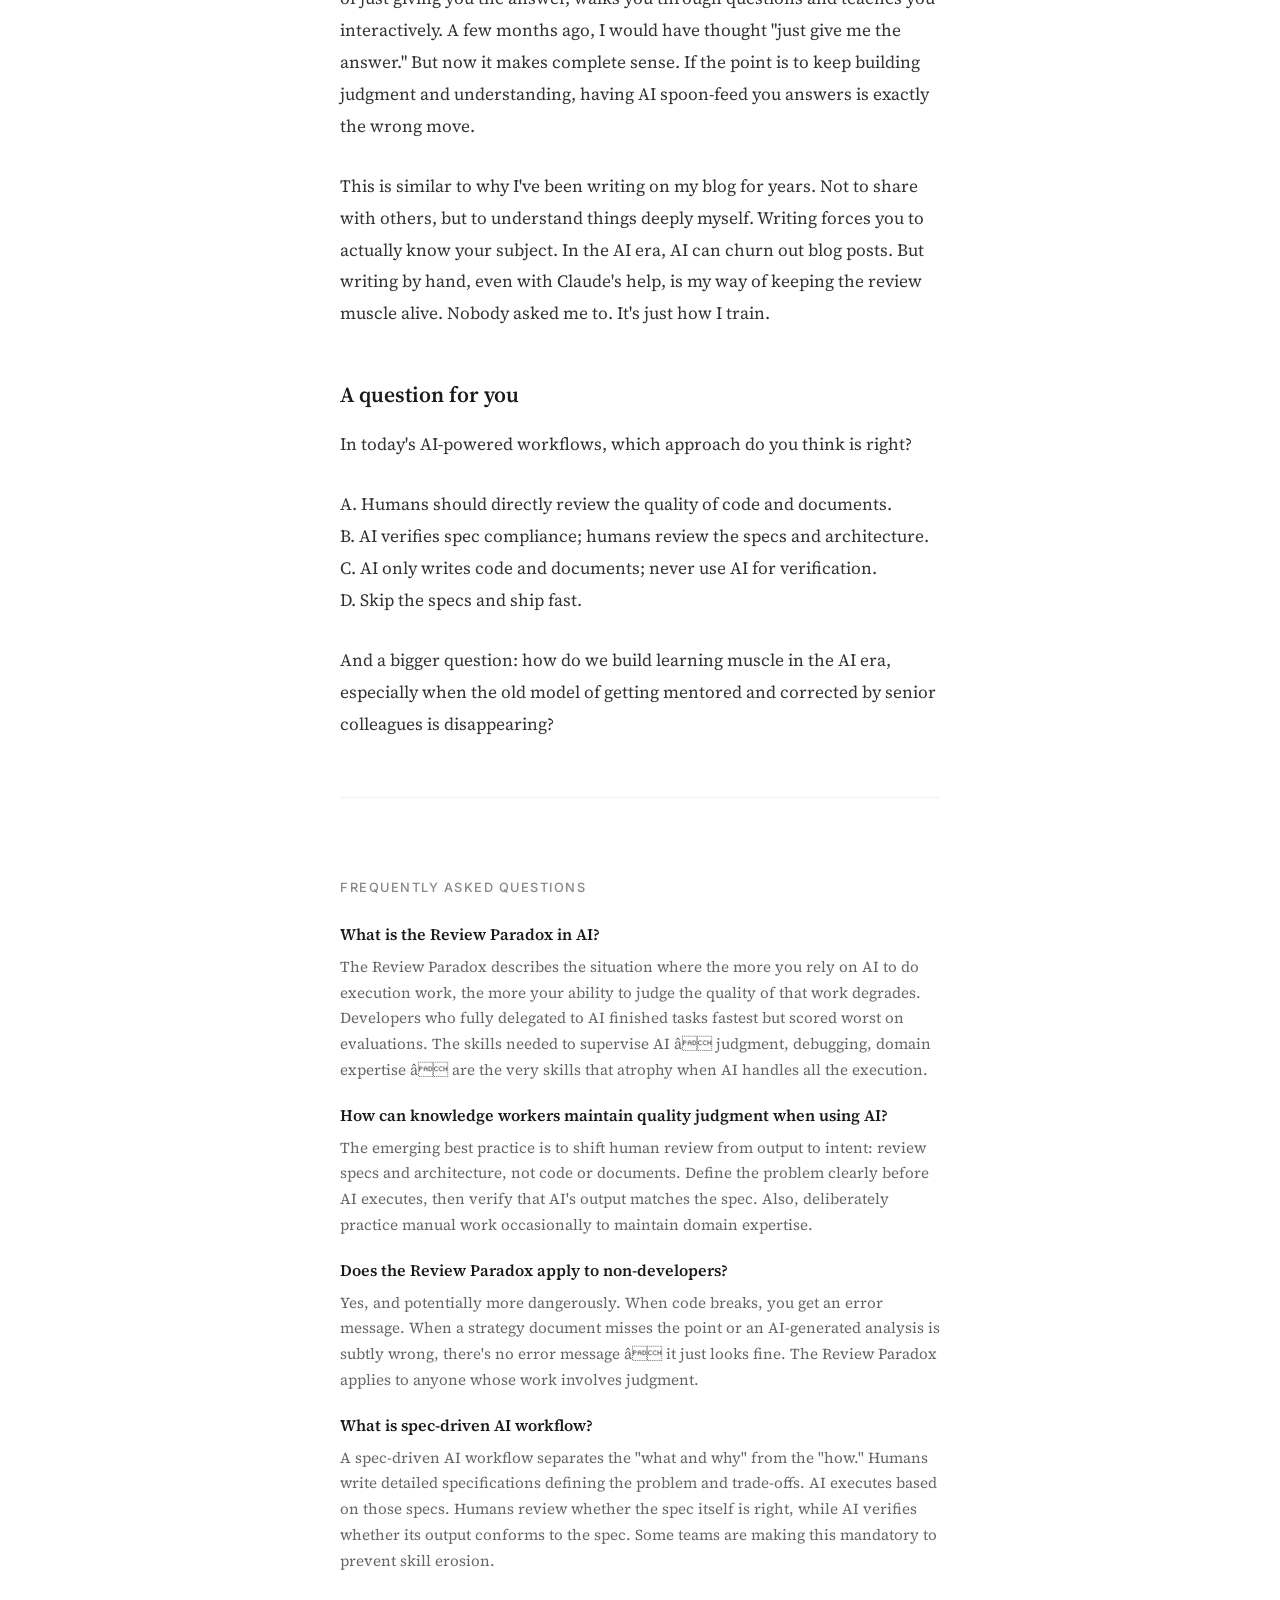
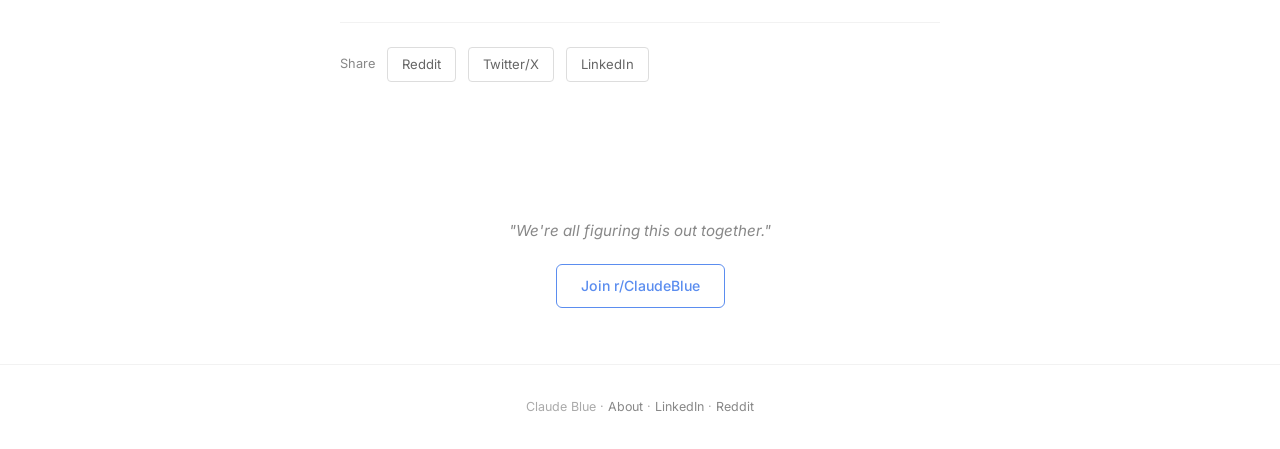
<file: posts/how-to-develop-eye-for-good-ai-output.html>
<!DOCTYPE html>
<html lang="en">
<head>
    <meta charset="UTF-8">
    <meta name="viewport" content="width=device-width, initial-scale=1.0">
    <title>How to Develop an Eye for Good AI Output â Claude Blue</title>
    <meta name="description" content="The Review Paradox: the more you use AI, the less qualified you become to judge its work. Developers are already building systems to fight it. Here's what every knowledge worker can learn.">
    <meta name="author" content="Patrick Han">

    <meta property="og:title" content="How to Develop an Eye for Good AI Output">
    <meta property="og:description" content="The Review Paradox is real: AI makes you faster but erodes your judgment. Here's how developers are fighting it â and what non-developers should do.">
    <meta property="og:type" content="article">
    <meta property="og:url" content="https://claudeblue.com/posts/how-to-develop-eye-for-good-ai-output.html">
    <meta property="article:published_time" content="2026-03-20">
    <meta property="article:author" content="Patrick Han">
    <meta property="article:tag" content="Review Paradox">
    <meta property="article:tag" content="AI Quality">
    <meta property="article:tag" content="Knowledge Workers">

    <script type="application/ld+json">
    {
        "@context": "https://schema.org",
        "@type": "Article",
        "headline": "How to Develop an Eye for Good AI Output",
        "description": "The Review Paradox: the more you use AI, the less qualified you become to judge its work. Developers are already building systems to fight it. Here's what every knowledge worker can learn.",
        "datePublished": "2026-03-20",
        "dateModified": "2026-03-20",
        "author": {
            "@type": "Person",
            "name": "Patrick Han",
            "url": "https://www.linkedin.com/in/patrickwjhan/"
        },
        "publisher": {
            "@type": "Organization",
            "name": "Claude Blue"
        },
        "mainEntityOfPage": {
            "@type": "WebPage",
            "@id": "https://claudeblue.com/posts/how-to-develop-eye-for-good-ai-output.html"
        },
        "keywords": ["review paradox AI", "AI output quality", "how to evaluate AI work", "AI eroding skills", "knowledge worker AI judgment", "spec-driven AI workflow", "AI supervision skills"]
    }
    </script>

    <script type="application/ld+json">
    {
        "@context": "https://schema.org",
        "@type": "FAQPage",
        "mainEntity": [
            {
                "@type": "Question",
                "name": "What is the Review Paradox in AI?",
                "acceptedAnswer": {
                    "@type": "Answer",
                    "text": "The Review Paradox describes the situation where the more you rely on AI to do execution work, the more your ability to judge the quality of that work degrades. Developers who fully delegated to AI finished tasks fastest but scored worst on evaluations. The skills needed to supervise AI â judgment, debugging, domain expertise â are the very skills that atrophy when AI handles all the execution."
                }
            },
            {
                "@type": "Question",
                "name": "How can knowledge workers maintain quality judgment when using AI?",
                "acceptedAnswer": {
                    "@type": "Answer",
                    "text": "The emerging best practice from developer communities is to shift human review from output to intent: review specs and architecture, not code or documents. Define the problem clearly before AI executes, then verify that AI's output matches the spec. Also, deliberately practice manual work occasionally to maintain domain expertise, and use AI's learning modes rather than just accepting answers."
                }
            },
            {
                "@type": "Question",
                "name": "Does the Review Paradox apply to non-developers?",
                "acceptedAnswer": {
                    "@type": "Answer",
                    "text": "Yes, and potentially more dangerously. When code breaks, you get an error message. When a strategy document misses the point or an AI-generated analysis is subtly wrong, there's no error message â it just looks fine. The Review Paradox applies to anyone whose work involves judgment: marketers, analysts, consultants, managers, and any knowledge worker who reviews AI-generated output."
                }
            },
            {
                "@type": "Question",
                "name": "What is spec-driven AI workflow?",
                "acceptedAnswer": {
                    "@type": "Answer",
                    "text": "A spec-driven AI workflow separates the 'what and why' from the 'how.' Humans write detailed specifications â defining the problem, understanding trade-offs, translating business needs into requirements. AI then executes based on those specs. Humans review whether the spec itself is right (which requires real expertise), while AI verifies whether its output conforms to the spec (which AI does well). Some teams are making this mandatory to prevent skill erosion."
                }
            }
        ]
    }
    </script>

    <link rel="stylesheet" href="../css/style.css">
    <link rel="preconnect" href="https://fonts.googleapis.com">
    <link rel="preconnect" href="https://fonts.gstatic.com" crossorigin>
    <link href="https://fonts.googleapis.com/css2?family=Inter:wght@400;500&family=Source+Serif+4:ital,wght@0,400;0,600;1,400&display=swap" rel="stylesheet">
</head>
<body>
    <nav class="nav">
        <div class="nav-inner">
            <a href="../index.html" class="logo">Claude Blue</a>
            <div class="nav-right">
                <a href="../about.html">About</a>
                <a href="https://www.linkedin.com/in/patrickwjhan/" target="_blank">LinkedIn</a>
                <a href="https://www.reddit.com/r/ClaudeBlue/" target="_blank" class="join-btn">r/ClaudeBlue</a>
            </div>
        </div>
    </nav>

    <div class="post-hero">
        <div class="feed-thumb thumb-claude-ai">
            <div class="feed-thumb-title">Golden hour thinking</div>
            <div class="feed-thumb-sub">How can I help you today?</div>
            <div class="thumb-badge">Learning &check;</div>
        </div>
    </div>

    <header class="post-header">
        <div class="post-meta-top">
            <span>March 20, 2026</span>
            <span style="color: var(--gray-300);">&middot;</span>
            <span>6 min read</span>
        </div>
        <h1>How to Develop an Eye for Good AI Output</h1>
    </header>

    <article class="post-body">

        <p><em>On the Review Paradox</em></p>

        <p>At our company's weekly Thursday AI meetup, one of our AI engineers shared a line from a recent blog post by Tom Wojcik that stopped me cold:</p>

        <blockquote>"Developers who fully delegated to AI finished tasks fastest but scored worst on evaluations. The novices who benefit most from AI productivity are exactly the ones who need debugging skills to supervise it, and AI erodes those skills first."<br><br><small>â Tom Wojcik, <a href="https://tomwojcik.com/posts/2026-02-15/finding-the-right-amount-of-ai/" target="_blank">"Finding the Right Amount of AI"</a></small></blockquote>

        <p>He called it the Review Paradox. The more you use AI, the less qualified you become to review its output. You can't separate the two. The eye for good work doesn't come from reading about good work. It comes from doing it yourself, clumsily at first, getting torn apart by a senior colleague, building intuition through years of practice.</p>

        <p>This topic has been burning through developer communities lately. But I want to talk about the rest of us. The office workers. The non-developers.</p>

        <h2>What's left when AI does the execution?</h2>

        <p>When AI handles most of the actual execution, the writing, the analysis, the formatting, what's left for us? Review. Management. Planning. Strategy. Sounds impressive. But how did we learn to do those things in the first place?</p>

        <p>We learned by doing the grunt work ourselves. By getting ripped apart by our boss at a previous job. By making mistakes and being corrected. The judgment to review someone's output exists because we've done that work hundreds of times ourselves.</p>

        <p>Take that away, and what happens? AI executes. You review. But you don't have the muscle to judge whether the output is actually good. And the scariest part is that you don't even notice you're getting duller.</p>

        <h2>How developers are fighting back</h2>

        <p>Something interesting is happening in the developer world. Teams are actively building systems to counter the Review Paradox. The core idea: stop reviewing code. Review the spec and architecture instead.</p>

        <p>Before any code gets written, you write a proper spec. Define the problem clearly. Understand the trade-offs. Translate business language into product requirements, product requirements into technical architecture. Humans read and review the spec, the architecture, the verification plan. They understand what is being built and why.</p>

        <p>Then AI writes the code, and checks whether the code follows the spec. Compliance verification is something AI does well. Judging whether the spec itself is right, that's still the human job.</p>

        <p>Some teams are making this mandatory. If you don't enforce it, nobody does it. Everyone just vibes with AI and ships whatever comes out.</p>

        <h2>Why bother if the code works?</h2>

        <p>If AI does the work and the code runs, why does it matter whether a human understands it?</p>

        <p>Because if you don't engage, you get a little duller every day without realizing it. But if you engage at the spec and architecture level, the situation actually gets better. You end up spending your time on the parts that matter most instead of mechanical execution.</p>

        <blockquote>"Software engineering was never just about typing code. It's defining the problem well, understanding the problem, translating the language from business to product to code, clarifying ambiguity, making tradeoffs, understanding what breaks when you change something."</blockquote>

        <p>Replace "software engineering" with any knowledge work, and it still holds.</p>

        <h2>What this means for the rest of us</h2>

        <p>For non-developers, the shift is the same. I no longer review every cell in a spreadsheet. I ask whether the data is answering the right question. I no longer write documents from scratch. I judge whether what AI produced actually captures what we were trying to say.</p>

        <p>Developers are building team-level cultures around this. Shared standards for reviewing AI output, processes where humans stay in the loop at the level of intent rather than execution. Non-developers need something like this too.</p>

        <p>One thing I recently discovered: Claude has a "Learning" mode that, instead of just giving you the answer, walks you through questions and teaches you interactively. A few months ago, I would have thought "just give me the answer." But now it makes complete sense. If the point is to keep building judgment and understanding, having AI spoon-feed you answers is exactly the wrong move.</p>

        <p>This is similar to why I've been writing on my blog for years. Not to share with others, but to understand things deeply myself. Writing forces you to actually know your subject. In the AI era, AI can churn out blog posts. But writing by hand, even with Claude's help, is my way of keeping the review muscle alive. Nobody asked me to. It's just how I train.</p>

        <h2>A question for you</h2>

        <p>In today's AI-powered workflows, which approach do you think is right?</p>

        <p>A. Humans should directly review the quality of code and documents.<br>
        B. AI verifies spec compliance; humans review the specs and architecture.<br>
        C. AI only writes code and documents; never use AI for verification.<br>
        D. Skip the specs and ship fast.</p>

        <p>And a bigger question: how do we build learning muscle in the AI era, especially when the old model of getting mentored and corrected by senior colleagues is disappearing?</p>

        <!-- AEO: FAQ Section -->
        <section class="faq">
            <h2>Frequently Asked Questions</h2>

            <div class="faq-item">
                <h3>What is the Review Paradox in AI?</h3>
                <p>The Review Paradox describes the situation where the more you rely on AI to do execution work, the more your ability to judge the quality of that work degrades. Developers who fully delegated to AI finished tasks fastest but scored worst on evaluations. The skills needed to supervise AI â judgment, debugging, domain expertise â are the very skills that atrophy when AI handles all the execution.</p>
            </div>

            <div class="faq-item">
                <h3>How can knowledge workers maintain quality judgment when using AI?</h3>
                <p>The emerging best practice is to shift human review from output to intent: review specs and architecture, not code or documents. Define the problem clearly before AI executes, then verify that AI's output matches the spec. Also, deliberately practice manual work occasionally to maintain domain expertise.</p>
            </div>

            <div class="faq-item">
                <h3>Does the Review Paradox apply to non-developers?</h3>
                <p>Yes, and potentially more dangerously. When code breaks, you get an error message. When a strategy document misses the point or an AI-generated analysis is subtly wrong, there's no error message â it just looks fine. The Review Paradox applies to anyone whose work involves judgment.</p>
            </div>

            <div class="faq-item">
                <h3>What is spec-driven AI workflow?</h3>
                <p>A spec-driven AI workflow separates the "what and why" from the "how." Humans write detailed specifications defining the problem and trade-offs. AI executes based on those specs. Humans review whether the spec itself is right, while AI verifies whether its output conforms to the spec. Some teams are making this mandatory to prevent skill erosion.</p>
            </div>
        </section>

        <!-- Share -->
        <div class="share">
            <span>Share</span>
            <a href="https://www.reddit.com/r/ClaudeBlue/submit?url=https://claudeblue.com/posts/how-to-develop-eye-for-good-ai-output.html&title=How%20to%20Develop%20an%20Eye%20for%20Good%20AI%20Output" target="_blank">Reddit</a>
            <a href="https://twitter.com/intent/tweet?url=https://claudeblue.com/posts/how-to-develop-eye-for-good-ai-output.html&text=The%20Review%20Paradox%3A%20How%20to%20Develop%20an%20Eye%20for%20Good%20AI%20Output" target="_blank">Twitter/X</a>
            <a href="https://www.linkedin.com/sharing/share-offsite/?url=https://claudeblue.com/posts/how-to-develop-eye-for-good-ai-output.html" target="_blank">LinkedIn</a>
        </div>
    </article>

    <div class="bottom-cta">
        <p>"We're all figuring this out together."</p>
        <a href="https://www.reddit.com/r/ClaudeBlue/" target="_blank">Join r/ClaudeBlue</a>
    </div>

    <footer class="footer">
        <p>Claude Blue &middot; <a href="../about.html">About</a> &middot; <a href="https://www.linkedin.com/in/patrickwjhan/" target="_blank">LinkedIn</a> &middot; <a href="https://www.reddit.com/r/ClaudeBlue/" target="_blank">Reddit</a></p>
    </footer>
</body>
</html>
</file>
<file: css/style.css>
/* ========================================
   Claude Blue â Brunch-style minimal blog
   ======================================== */

:root {
    --black: #1a1a1a;
    --gray-700: #333;
    --gray-500: #666;
    --gray-400: #888;
    --gray-300: #aaa;
    --gray-200: #ddd;
    --gray-100: #f2f2f2;
    --white: #fff;
    --blue: #5b8def;
    --font-serif: 'Source Serif 4', Georgia, serif;
    --font-sans: 'Inter', -apple-system, BlinkMacSystemFont, sans-serif;
}

*, *::before, *::after { box-sizing: border-box; margin: 0; padding: 0; }
html { -webkit-font-smoothing: antialiased; }

body {
    font-family: var(--font-sans);
    color: var(--black);
    background: var(--white);
    line-height: 1.6;
}

a { color: inherit; text-decoration: none; }

/* ========= Nav ========= */
.nav {
    position: sticky;
    top: 0;
    z-index: 100;
    background: rgba(255,255,255,0.95);
    backdrop-filter: blur(12px);
    border-bottom: 1px solid var(--gray-100);
}

.nav-inner {
    max-width: 640px;
    margin: 0 auto;
    padding: 0 20px;
    height: 56px;
    display: flex;
    align-items: center;
    justify-content: space-between;
}

.logo {
    font-family: var(--font-serif);
    font-size: 1.15rem;
    font-weight: 400;
}

.nav-right {
    display: flex;
    align-items: center;
    gap: 20px;
    font-size: 0.85rem;
}

.nav-right a {
    color: var(--gray-400);
    transition: color 0.2s;
}

.nav-right a:hover { color: var(--black); }

.nav-right .join-btn {
    color: var(--blue);
    font-weight: 500;
}

.nav-right .join-btn:hover { opacity: 0.8; }

/* ========= Hero ========= */
.hero {
    max-width: 640px;
    margin: 0 auto;
    padding: 64px 20px 48px;
    border-bottom: 1px solid var(--gray-200);
}

.hero h1 {
    font-family: var(--font-serif);
    font-size: 2.2rem;
    font-weight: 400;
    line-height: 1.2;
    margin-bottom: 16px;
    letter-spacing: -0.02em;
}

.hero h1 em { font-style: italic; }

.hero p {
    font-size: 1rem;
    color: var(--gray-500);
    line-height: 1.7;
    max-width: 480px;
}

/* ========= Feed ========= */
.feed {
    max-width: 640px;
    margin: 0 auto;
    padding: 0 20px;
}

.feed-item {
    display: block;
    padding: 36px 0;
    border-bottom: 1px solid var(--gray-100);
    transition: opacity 0.2s;
}

.feed-item:hover { opacity: 0.75; }
.feed-item:last-child { border-bottom: 1px solid var(--gray-200); }

/* --- Thumbnail --- */
.feed-thumb {
    width: 100%;
    height: 200px;
    border-radius: 8px;
    margin-bottom: 20px;
    position: relative;
    overflow: hidden;
    display: flex;
    align-items: center;
    justify-content: center;
    flex-direction: column;
    background-size: cover;
    background-position: center;
}

.feed-thumb-title {
    font-family: var(--font-sans);
    font-weight: 500;
    letter-spacing: 0.5px;
    text-align: center;
    padding: 0 24px;
}

.feed-thumb-sub {
    font-family: var(--font-sans);
    font-size: 0.72rem;
    text-align: center;
    margin-top: 8px;
    opacity: 0.7;
    letter-spacing: 1px;
}

/* Theme: Claude Code terminal (dark) */
.thumb-terminal {
    background: url([data-uri]) center/cover no-repeat, #2d2a2a;
    border: none;
}
.thumb-terminal > * { display: none; }
.thumb-terminal .feed-thumb-title {
    color: #d4be98;
    font-family: 'Courier New', monospace;
    font-size: 0.95rem;
}
.thumb-terminal .feed-thumb-sub {
    color: #c07050;
    font-family: 'Courier New', monospace;
}
.thumb-terminal .thumb-dots {
    display: flex;
    gap: 6px;
    position: absolute;
    top: 14px;
    left: 16px;
}
.thumb-dots span {
    width: 10px;
    height: 10px;
    border-radius: 50%;
    display: block;
}
.thumb-dots .dot-r { background: #ff5f56; }
.thumb-dots .dot-y { background: #ffbd2e; }
.thumb-dots .dot-g { background: #27c93f; }

/* Theme: Claude.ai (light/warm) */
.thumb-claude-ai {
    background: url([data-uri]) center/cover no-repeat, #2d2a2a;
    border: none;
}
.thumb-terminal > * { display: none; }
.thumb-terminal .feed-thumb-title {
    color: #d4be98;
    font-family: 'Courier New', monospace;
    font-size: 0.95rem;
}
.thumb-terminal .feed-thumb-sub {
    color: #c07050;
    font-family: 'Courier New', monospace;
}
.thumb-terminal .thumb-dots {
    display: flex;
    gap: 6px;
    position: absolute;
    top: 14px;
    left: 16px;
}
.thumb-dots span {
    width: 10px;
    height: 10px;
    border-radius: 50%;
    display: block;
}
.thumb-dots .dot-r { background: #ff5f56; }
.thumb-dots .dot-y { background: #ffbd2e; }
.thumb-dots .dot-g { background: #27c93f; }

/* Theme: Claude.ai (light/warm) */
.thumb-claude-ai {
    background: url([data-uri]) center/cover no-repeat, #2d2a2a;
    border: none;
}
.thumb-terminal > * { display: none; }
.thumb-terminal .feed-thumb-title {
    color: #d4be98;
    font-family: 'Courier New', monospace;
    font-size: 0.95rem;
}
.thumb-terminal .feed-thumb-sub {
    color: #c07050;
    font-family: 'Courier New', monospace;
}
.thumb-terminal .thumb-dots {
    display: flex;
    gap: 6px;
    position: absolute;
    top: 14px;
    left: 16px;
}
.thumb-dots span {
    width: 10px;
    height: 10px;
    border-radius: 50%;
    display: block;
}
.thumb-dots .dot-r { background: #ff5f56; }
.thumb-dots .dot-y { background: #ffbd2e; }
.thumb-dots .dot-g { background: #27c93f; }

/* Theme: Claude.ai (light/warm) */
.thumb-claude-ai {
    background: url([data-uri]ØÍSSZ]ÚØÒ^Y\ÒÓÑV
TUÙSÕ
TZ]ÚØÒ^Y\]NQMULN^SYLVÍ]QZRÙSÕ
ÍÊÒÙÐZÚÐQTÚÌØTUÚÖ[TLPÚØÒ^Y\ÒÓÑV
TUÙSÕ
TZ]ÚØÒ^Y\ÍÑÔTÚ\ÓÑV
TUÙSÕ
LMÖMÖÝTÒÚÔÖÙSÕ
ÍÊÒÓÜRUÞÝÔÓÍSSËÛÜ^QÜKÐÓNÛÚÜÒ[TLV
ÊÒÑV
TU^QÜKÐÓNÛÚÜÒ[TLV
ÊÒÑV
TU^QÜKÐÓNÛÚÜÒ[TLV
ÊÒÑV
TU^QÜKÐÓNÛÚÜÒ[TLV
ÊÒÑV
TU^QÜKÐÓNÛÚÜÒ[TLV
ÊÒÑV
TU^QÜKÐÓNÛÚÜÒ[TLV
ÊÒÑV
TU^QÜKÐÓNÛÚÜÒ[TLV
ÊÒÑV
TU^QÜKÐÓNÛÚÜÒ[TLV
ÊÒÑV
TU^QÜKÐÓQ
ØMYËÙMVUU\ÔÓY\ÍÚSZRYÒZRPÒZPZRYÒZRPÒZPZRYÒZRPÚÜ]Ý[ÌRËØËÛÙÙ]UÛØÌÓVÚLÌÕ
NMÌÔËÞÍÒSÑÕZØÔLÊÍ
YNTÌQÚXÚTÔQÑÚKÜTSÜLØRRÙÛÝV^LÎQY\LÒÌ\TYÑÓLÌL
ÍÖM[ÙXZJÔÔÒSZØKÙUÞÐSÑÚLÖÕ[L]ËÕZMQYÚPÛÝÐ\UÍÚ\ÓÓZÓÙØT]
ÎQZÔXËÐLU\ZÙTNÔ[UPÞ][QÔTZÜÙRÓÐLYLÍSSÛL^XQÒÝÒLQRÝÕ[SSÝÞMLÙÍÛ[ÙÔÝLÑ[MÌ
ÍXUÔ^ÖXÌÓS[^ÕZZVÌÓSÑQÜZLÞNQ\\RÛ^RYMÓÎÛËÓÖÌÞÌ
ÍÜÕQRÔ\ZÖLØÓL]MÍXL[ÓÚ]N[ÖÐÍXÍ]]ÖRR]ÜÑ^
Í[ÞXÑÞÐSUÜ
ÓÜUÕYZÛZQTËÐÙL]P^U^
VY\ÌÎQËÙUØÔRÕÐÌÐÎ^Y
ÛLTËÜÑÑTTTQTPTTTQTPTTTQTMÞTV\Ù

ÙSÚ^ÚÌÜ[NUQÔÓSN\PÖÝØÑ
QÚSÚÐVÑRSSN\XTV\Ù

ÙSÚ^ÚÌÜYÙL]ØÐÙÚRYÒÜTVÖÛ]]KÜÜZ^ÚR\ÓÒZPZRYÒZRPÒZPZRYÒZRPÒZPZRYÒÔÛ
ÌÒÌÊÍ[]
ÕLVTÎQXUÖ]UÛ^ÝXU^Þ
ÌÕÝLÍTSLQÍ\ÝØÓ]QÚÐYNX\QÖÍNR
Ù[]ÝMLÕMRNURL^Ö
ÊÓÖKÌVLÕTUØÌMÍÑÍQÛL[LØÜÑSY]KÓÙÝTXØTÒTTQTPTTTQTPTTTQTPTTTQTPTTTQTQÑÍÚQ
ÌÛM\ÕÛØYYÝLÚXM
XÎZX[]\ÖY\MÜÓÜÞÛRYY
ÍÌÙÚYÝÛYÖRRÛMZPSÕÙÖYM]\Z\SV\
ÓÚÑYXÜÍÒÙTÛYÑÒØSÖXVPTÓ
LÔ
ÌVÑÎ^[ÖZMQTÞÊÙUXØ]Î\RÓQÐSTÞÞZRNLÛØÎMÑÖ]ÚYZÎRÍPÕÓÓL]ÑÚTÝÜÓÑËÛJÜZÑ\ÍÞNÝRTQRTVNURÞYÓ]ÔÑ^PÔT]ÛYÚÐÌ]M\
QÓPLÓÚMRNMY]ØL^ÚÎ]YLÎ]ØLZÚÌTQÛL^NSMÐÍSÛÎ^[ÔÖ\ÒÙYTÖXÔØSÍYÕÝÜTÜ\RUÑØØMNØTÐÜÖ\ÕÍZÖSLÓÝÖLÚPÙØR[SÝÑÛÓZÐZÑUÚZ[NÞZØ
Ñ[MKÖÙÖQÝS]Y[Ì\T
ÙQÛYÜ\ÔÚÝYTQÌÚÓØÝÍZÛÍÌM
ÑZÔYÜÚÊÔÊÛTQÔÝÒKÝÞN[ÙSÒ^T
Ò
LÔÓÓYÑÜÚÚÖLLÛÝÌZÙ
ÙÍUÝRSVXØ]ÊÛÙÌÕÛVÕMM\USÔÔQÚÓÌXÑ\QSÚR
Ô
ÙNÛÌJÌ[ZZÒÜÖÍMÌ^ÕÌÝÑÎÓÍÜÍÐÓÒÓÝXTSMÔQ]]KÜÜÜLVÖY]ZUÑÚTTTQTPTTTQTPTTTQËØËÛÙÐÖQR
ÓÐTÛ\ÜUVØSÖÔÛZØÍRZMZYÚ\]Ø^[ÐÒÔÝT\
RSZJÕÑUÌÔÊÙÌQ
ÒÔÙÍÍJÜV]ÖRÝTÛÒTP\SL]SURZSÌZRPÒZPZRYÒZRPÒZPZRYÒZRPÒZPZRYÒZRPÒZPZRYÒZRPÒZPÑÍMQÑÍM[ËÐSÚ^[ËÐSÚXTÑÜÌVXTÑÜ^ÍRÕÔYM]ÒSÓÓJÚLÓÒÍPÜXMÓRÙM^YÞYÜÌMÐPÔ\^ZPÛUUÖUÛ
ÊÎÕLNRSÙTM^ZÔY]ÛÙÜQÌMÖ
PØÜÚNMÔVUUÚÓ]
QQÜ[T[ËÐSÚNQXXÍPTUÜJÌNÞ]ÜSÑR
VÜÖRZSZRYÒZRPÒZPZRYÒZRPÒZPZRYÒZRPÎPU\ÕUÎÔÔLÜÝUJÒÕÛ\MÌÑ^ÙJÞÜÛYXYÊÔÜØÓLÞÍÞMÜ\\M]Í
RN\ÍÛÔÜ\XÓLÞÍ]N\ÍÛÔÛYXYÊÔÜØÓLÞÍÞMÜ[ULÊÙXYÊÔÖ]Í
RÞÞMÜ[\V\M]Í
RN\ÍÛÔÜ\XÓLÞÍ]N\ÍÛÔÛYXYÊÔÜØÓLÞÍÞMÜ[ULÊÙXYÊÔÖ]Í
RÞÞMÜ[\V\M]Í
RN\ÍÛÔÜ\XÓLÞÍ]N\ÍÛÔÛYXYÊÔÜØÓLÞÍÞMÜ[ULÊÙXYÊÔÖ]Í
SÖÚXÕÕÐÛ\N\ÍÛÔÛYXYÊÔÒ\ÖÔYNÝÔÖ]Í
RN\ÍÛÔÚRÖÔYNÝÔÖ]Í
RN\ÍÛÔÚRÖÔYNÝÔÖ]Í
RN\ÍÛÔÚRÖÔYNÝÔÖ]Í
RN\ÍÛÔÚRÖÔYNÝÔÖ]Í
RN\ÍÛÔÚRÖÔYNÝÔÖ]Í
RN\ÍÛÔÚRÖÔYNÝÔÖ]Í
RN\ÍÛÔÚRÖÔYNÝÔÖ]Í
RN\ÍÛÔÚRÔ^
PYÐXS[ÚZRZPZRYÒZRPÒZPZRYÒZRPÒZPZRYÒZRSYÌËÐTLYVQÑLQÛKÌYRÓÍ^ÙYUL]ZÖTURTLÑQRÚÚÌMPÒ
Ó\ÓÜNQRRËÑUÊÒÑÖN[ÐÔZÓØØSÐJÜÛLQUÌTÕÚÜØÓYÚÛÐÜLLMUÔÑÑÖLÝXTÌ]ØÔZÒSÙÌ]ÚÕ\ÛLTZYTÓTÑØKÒZ
XÙÚÚ\
QÑXÑÓÍÖYØÍÜÓÖ]ÍL\ÑXQØRÌÕVXUZ
ÒÖQÑ]RÙPMÓÖSÌÒÒÙ[Ü[Û[NMZÙSÊÓKÚTÍÍ^LÛQKÑVSÕÚÛPÛÚTÔÍ^ÖL]V
YÎ[ÑÑÝÞTÛÚJÑÝÚMÔÍÓYVUM[ÊÒ
ØÓZÍ]M[ÌYU
ÙÝTØ[ÓVXÍØÒ\XÎ\ÕNYSÔÔYMÑYÎZYQÞ[[ÛYÖ[ÍUÓPØV]RPMÞTZÙYVÞ]^]
LZTÔSÕÜÓÒÍÔÓQZØNÒÌØÐSÌÊÜX[SL]ÞÖ^U\ÜXÍR^ZZÐSÔVÚÌNYXTÓÛÖÖ\ÜÞÌZØNPÐÔQÝMÌØXÓÔÍMÒÍZØÌÊÒÞ]
UÕÔMTSÑVSÙÚJÜTYV]ÍRRÑÔÝNÚÖSLÑMÌMÓYTLSÔSSZÚØNNS^ÜV
ÛXÑYØPÞKÕMU[ÌÓVR^ÐÝÐÐÖTTTQTQ]JÖR
ÜR\ÚÍ]Õ]RÚÔÕSXPMSÚR[ÛÚRYÒZRPÒZPZRYÒZRPÒZPZRYÒZRPÒZPZRYÒZRPÒZPZRYÒZRPÒZPZRYÒZRPÒZPZRYÒZRPÒZPZRYÒZRPÒZPZRYÒZRSYÌRÚÓÓÜØÊÌÓÌ]\ÜÑÜÜÚÖN^LØ]ÞSLUMMÌ\ÖPQ]ÛÛSÊÔ^S\ÍÛYÖ
ÔÎÔÌ]RVT[UTÔÍRQ]SÖÛYÙÖÔÜÜLPÕÖ
VÜLMÒÓÔU
Ö
XÓXN\\M]QÓÒÝVRÍYÕÝÜZTÔ^ÛVP]VÚÕVM]Ü\
ÑÜÝÞ[P^ÝÒ]ÍL^ÑÓÌÜSÚ[VMXX
VLXÌZVXÐÙTÕQRS\SSÞÒÝYÚÝ
ÐYXKÒÌÝRLÕLÚÖZÖ[[PÜÙÌ^LLÝLUÛÌPÌÚLQÒÝUÖÞÌÍÚLÐPSSËÚÜ
ÌXÝ\\\MS]]ÓXPSVÍ[RZQÞUÞ[ÛÎTXÍZÕÖÌÖ]ÌSLÌZMYÔÝ^PÍ\Ó^ÓYXÕQÜYZZÚVVÜÒ
ÖÌQ
ÍUÝÑZX]ÚØV^ÍÝØÖÌ]YÌÙRMËÑ
XÝXÞXÑSÕÔYÜ]ÝÖUU]RMÑRÊÛÞRËÕYÓÙÌ
S[ÐÒZP[Ü[\ÙTTÐÓÒÓVÎLÒQÛUQZÚÚÝÑTY]ÕSÌ[MÌVQ[RUZLLÖUTÝÖÕRÙÞQVÔÐQS[ÐÒZPÜVÙQLPÞQÊÔULÚÔÕSXPMSÚR[ÛÚRYÒZRPÒZPZRYÒZRPÒZPZRYÒZRPÒZPZRYÒZRPÒZPZRYÒZRPÒZPZRYÒZRPÒZPZRYÒZRPÒZPZRYÒZRPÒZPZRYÒZRSVSVLPÌÞ]ÙÐ]ÝVMRÍZÑÝÛÙNUYÒXSØQMÔÔQ[^ÙÝÕÑÝYÕLÚÚXØÝÚLËÍÌÎN[ZÛ^ÓUL[ÝÞ[\ÒÓØÔÜÚÛÓØT^Ò^]XRXÍTP^ÚÓ[\ZÝS
ÍÊÛ\ØR^ÍZÙ\M[ÑUÞÓÌJÑÛÞMÍ[ÌZQSÌZÖ
ØMÞÖVXÖÍV[ÐLUÙYÍÜÛ^ÒÞ
ZØÚS^ÝRÒ^RQÕQÌÝ][ÜXS[Í[ÑÞS
UÎ]Ñ[ÙÞ
SXU]ÍPLZ
VÜ]VM
YÊÓÔ[ÊÒÚMLP\P
Î\]ÌÝTT\L
ÞÞV^ÝÞMÜTÖ]ÝZ^\ÚÖVÖ
ZÛÓÌÕQRÚQTLQÕÒSÎYÍ]ÍÑ^ÜÒNVÝZ[ÙRÑ
ØJÕZMÐPÙØÍQ\]ÒÛVT[YÎZ]VYSÌÜÔ[Î
Ò\]PÛZNZÑÌÔV\Ù\ÜMÎSÎÍØMÞRVÍLÞPÞÕUNÜÚÐÍSÐRZZ^ÛÍ\QQÝÞÞÜV]SÍÒÍ]ÚXÞØÍ
ÝTÙÍQÖÎ^ÑÞ
ÜÙÕÓXZM\
ÊÓZÛN[ÐSÜU\ÕÙÓUÍVPS[ÙRØÊÙTÑUÚÞ
VZSÍUÓÓ
ÞXNKÜS^\XRÓÙXÝPJÕÑÍ^LËØÙÛTUÔÊÍÍ]Y[Í[
LÌMÛVÙQLMTÙ\ÔPÎLÞÍÞMÜ[ÚÕRRJÒÕÑØÜÕLQÑÌ]XÔ[LÙMUÑYÎ]Ø^^MÖVZÍÓSÓ]MÚÌÙÖYLÝMÚNZ[TL]SÑØMYUÛ[L[ØYUÕLSQÓSØTQRVRÍQÔQËÜLÑÓØÕV\SÚSÔÞ]SØ
\ÓJÒÕÑØKÑSTNYÖMTÓ^YÌÎUÛKÌSZRJÒÕÑØZVT\XÓLÞÍV^QÛÙQØMYU^RÓNLÞÍRÖÚXÕÕÔÊÍÍYY[ÕÕÚN^ÑÓÒZPZRYÒZRPÒZPZRYÒZRPÒZPZRYÒZRPÒZPZRYÒZRPÒZPZRYÒZRPÒZPZRYÒZRSVSZZÜÑÜSMVTØ
XÙÞÜÓÌLÝÚLL[ÓØÔÙZÑÞL^UÝ]LRLPUYT
^
ÕÔÔQUYR^ÜÞ^TÐÍÙÍ]ÙTØRÑ
ÚMØULÞÞPÕÝÝØ]YXUPÎNPÕ
ÓR\]VTÎ[Q^ÓTLLØÔÔÔÌPMYÙÛÔÓÍÑØZQ[\XVÐÔLMÑMÍÜSÖVYTÎ\\ÜØÙ^SÎ[Í\[[ZYÍXÌÓÒ]NÐQÞYÍÒMÑTQTPTTTQTPT
ÝN
ÍÒ
P]ÔÊÍÍ]Y]ÕZ
ÔS]ÝÝMÖMLÞU[ÓMVZZLÓÑXÛXÞZ]JÒÒËÓËÑ
Y
ZY^R
ÜLÒ[^UÝÓZUÚØÚPÞYQÔRÛUÑQUTXÞT
]NØÐÖ[ÛJÝVTÛ[^ÒÒÍÍÝÍ[ÌÛ[]Ú[RÚUÙ
ÙÎL[ÌZYVÖÜÞQLSS[LÚUÔLÜ\^ÒÒÍÍÝ
ÝVTÛ[KÕ
ÕNÊÎ
ÖÕÚ\QÛÑRRVXËÕLÌXÍTTÕÓÝXÞZ]JÒÓÓXÕUÞ\
ÌTYÕÜ
ÝVTÛ[^ÒÒÍÍÝSÛ
MNÚLT^ÒÒÍÍÝ
ÝVTÛ[KÕ
ÕNÊÎ
ÖÕÌ[[KÛV
ØYLÎÜZKÞ\YRYKÓ\VÙQLU
Ý\ÍÜ]XLÌÙØQU
ÙÕ]ÛÕÊÓÔM\RSÎÐQÝÖS\ÎTÑÜÐZRYÒZRPÒZPZRYÒZRPÒZPZRYÒZRPÒZPZRYÒZRPÒZPZRYÒZRPÒZPZRYÒZRPÒZPÌUÖSÕSLÌÒÍÓYÌVM\QÑLQÛ]ÛTMÑLÜÐÜ\LJØPÓ^VSÖÌ]Ó\ÜM\ÝÛNYÒT
ÊÙ\ÑÎRQÚÜÝSZ\ÔMLÑÔÝSÚY
ÔÍÎ\Y]MÑÑÛÚÛÖ[ÑÚÓ^MÐÒPUÝLÛYÌØSØÕX[ÔVYÍÛÒÚS]KÝLTÚLÒTTÓÜÛJÜÍTÝÌTVÞ
Ó]ÔYZMUÕVRÚ\ÕÜÝÓ^NTÍZQQTY]ÎJÚLÌMÓU]ÞPÝÊÓTÝUÔYÌÚPÙÝRZRPÒZPZRYÒZRPÒZPÜVÙQLMTÙ\ÔPMLÞTKÙU[ÕÙNKÊÖKÎUYÝÜL\ÚTÌÕNVVÓMÚYVYÙÒÔÛYY
ÒÝÐÝÝÐ[MÔÌ]^MÕ
LÌXÎ\MZ[\RLMØSÓÔÓL]Û
PMXSÌÌLUÜÜ
MMÍÜÔYMXUXÒRSÚNÛÑZTÌYZNQÑ
ÍKÜÔSÝMÞRULÛJÙXÎ]ÓS]LSÖ[Ö\UÛÍÍÚÖÑÍ
Q^RÜYÔÐÒUÐÒ^ZÞLÔÝÚÜLØÓÌ\ÜÓÍÛNNMRMYÓÍ[Y\LÝSJÔÙMÞ
Ö
ËÔÍÕLXÕÒ]SU^MÛÛÙUÒÓN]YËØUÕÝ^ÛSÒÖNLZÓÔRJÔÌ[Ö]PÌ]ÍQYTÜTÔÓ[ÑTÔQQÎVMLÖÍÌÜ]ØÝ
MMKÕ
ØMÜÛVV
\RLZÍÜÊÝ\ÓËÑKÎXÚÝ
ÙÐMÖ[
ÒÝÜRLZÍÜÊÝ\ÓËÑKÝÑËÝÐÔÙSÎ^ÓÌKÖ\LÝUXÑVÜÓÕPTUÔÞ\ÔÕËÍRYY
ÒÝÐÝÝÐ[TÝVKØÝØÎÜSÒÐQZ
ÕKÊÖÖÔÍÜRÌ^RXÍ]ÑÞL^RÐLYÞQÎZVÕÓÙØÜ\
ÝRÜLÜXPSÜÛTTQTPTTTQTPTTTQTPTTTQTPTTTQTPTTTQTPT\ÜÑÛÍSØÖZÍÙÐNÊÞL\ÙVU^ÓTSUÑVÌÚÕÑKÑ
ÜYÙØRÙ[S[^ÌLÑÝÕ]ÖYÌYÒZZVÑØÞTRÜL[TXUÕÑÝKÚÍÔÐ[MÚÑÑQÍÑÛMNMÛM\ÍÍÚU\ØMÚ[ØZZÚÌØÖQÞ]ÜÓÍXXYTÝÊÝSSJÜÒMUÖVÚÐP]TPUUJÜ[YÖÐÕØQÍZÜØNPYÒSÍÒSMÛÎLQ]MXVMÝUÚ^[ÜÐÝÞSÓÓ\ÙTÛLÝYLÓ
RÒÒQÍZZNQLÑNUUÔU\YÌZÜQSZ\[QÜPÍÚXPRVÑ[ÑÑUZQMLÛNQUÜÎZMVUXQÚÙØX^ÎÌËØÜUÔUÔTY[Ý[ÎKÕ[ÎKÕNZÎU^ZÎURSÔUÔTY[ÜLVÕ[^[Ö^
ÜÙÙKÒÓL^ÙUM\PÓÙÎÔÓÔUÔTUÔÊÍÍ]Y]ÕZ
ÔSÑ]JØR
ÜZÎVYÐÞRZLYNVMSYV[ÜÊÒÌØÕTÞPÐYÛÓZTØØVÛÑÌÕSÔØNÜPPÙÝTSÍÐ
ØÌ]YÊÕÞÓÚNNZØÚÍLÜÔÍYÞ[SÒJÒÜV
VV^YLTSÑÔSÚ^QÓ^[ÝXSXÖÙÐQÓZÍMÝMÒZY[ÝTLKÌRVY[^MPÔÎÍVYÑÛ]]QTPTTTQ^
ÝN
Í\VÙQLSSXPSÜÛÔTQTPTTTQTPTTTQTPTTTQTPTTTQTPTTTQTPT\ÜÑÜÜÚÖN^LØLÌÕÓYN\ÙNÑ]ÍÝÝY
ZMÙVM^ÝÌÌUÛZÌVÒÔÍUÜ

Ý]ÓÑL[ÒÛÒSLÓØÌ\Í^XPÚÛPRTÕQ^YÛKÒÙMSSÖXT\X\UÔÕÎMÖÚ^ÖR
ÑPÊÛU\LYLQ[VÚXLÞ^VÍÍÜV
RÝ
QRN[UÒÕUV\UÚÓXZÛ[ÚÌQÕÐUÑÔ\Û
ÑQZ
ÚÒ\MZM[KÝÍY\Ò\MM^^ÍM\PÔÕQØRZPZRYÒZRPÒZPÜÛRUÕ[ÌÌ\LÛYÙQQ\ÒÓ^Ú]SÍÍMPZRYÜMLÞTKÙU[ÖRÚÔÖËÒQVÌÍUÊÛÒVTÒ\UÔÔMÓUÝ
RTUÌYQÖTUSÝVLZTÙÛT]ZQ^ÝÐÑVØÔÐXÌÓPÜQÝÍUÍÌ^RÛ\UUSUÓÕ^MÕÑ]PQÞ]X^\ÍMÓÔQ]XTYÛTS\UÔÓ\VVQLR
N^[QTPTU]JØR
ÜL]RÚÔÕ]T\ÎTÑÜÕÙ[ÌÞPÞUÑÞTTTQTPTTTQTPTTTQTPTTTQTPTTTQTPTTTQTQ[ÝØ\ÓSÔÔ]VMLÌÐS[L
ÚNQ]ÝÌUÓVVY^ÚÔÕÍÌYKÒØÛÙÔÝQ]RL[PÝÝÓ[VÔÓÝ^NÑÝQÖÌ[ÜÐMPLÑ\RÚÖ[QÛ\RÛUÍ[ÐÓ[ÑÍ
ÌSÕÍQÕÕÖÒ\ÒX\[\ÛÓSÙÌLNPÐVÙÍ\
\ÓÊÝZZÛ[^
ÚUÝLÌÒLÕÝÛLÑÌX]^TÒXR\ÝÞLR]
ÎUNÍÔÝÍSÓ^\YUMÍ\[XMÍÜÙÔÑVZL]
ÚÓÖÜÛQÌÙQÓÒØLYÔYÒZRPÒZPZRYÌSYXPÑÝTSÑÕ^ËÝS[VRVLÓØ[]ÍV
ÛÚPZRYÜMLÞTKÙU[ÕÑÒÔÝÓÚ
ÐPÜÊÞ
MP\ÊÜJÚLR]MYS\[ÌRÑÝÝÝÐLÞSØÔÕÍULÞÝMÒÕUÛVUQSÚ^SZUM]ÐQÔMYØÝÔÍ\MÚRMXÜÓUÔ^]V^QZRÎ
Õ\ØQÌÌNKØ]S^QØX[[\T]ÞÚVMÍ
ÔÔSÍYZQRÚ\\Ü\ÕÜY^MÒMZSÕ]\V^UËÑM
ÜÓÚÖÞTNZÙÚÙLÒSÓÚLQÑÓÛÜXØÊÓÒSLÖ
\ÍXÚXLÒYÒZRPÒZP\]RÚÔÕÔÊÍÍ]Y\YÚS\ÎTÑÜÓRZPZRYÒZRPÒZPZRYÒZRPÒZPZRYÒZRPÒZPZRYÒZRPÒZPZRYÒZRPÒZPZRYÒZRSVMÓZVUMRS
ÓMVÌÕÚRS
ÓMVÌÕÙÙÌÓ]X[M[ÑÚPÑÞKÚM]\XVUMRS
ÓMVÌÕÙÙÌÓ]X[M[ÑÚPÑÞKÚM]\XVUMRS
ÓMVÌÕÙÙÌÓ]X[M[ÑÚPÝ^[LTÍÖVÙÕKÛÝ[ÌRØ[LVQÚÔXVZQQÓÛXÒ[TÝYLLMMÍUÚÑÑMX]ØMÔ^ÒÔÕÒ]
ÕÛÍÖØLÛÞXÍÐMÙNUÓØÐS[RÍ\ZÑÞTÚÜÙÎMX^SÞ\ÙÑYNPÍSSRÓQY]MÓMÝJÎÌ[ËÑXXQÕZÓÞUUÙØNZÑSÝ[ULÌYN[MÓÖØL[Þ
SÚÐ\LÐÍXVNVÔÙYL\YTÚRZPZRYÒZRPÒZP\]RÚÔÕÔÊÍÍ]Y\YÚS\ÎTÑÜÓRZPZRYÒZRPÒZPZRYÒZRPÒZPZRYÒZRPÒZPZRYÒZRPÒZPZRYËËÎZÏJHÙ[\ØÛÝ\Ë\\X]ÙYNÂÜ\ÛNÂB[XXÛ]YKXZH
È\Ü^NÛNÈB[XXÛ]YKXZHYY][X]]HÂÛY[Z[N\KYÛ\Ù\YNÂÛÛÜÌLLNÂÛ\Ú^NK[NÂÛ]ÙZYÚ
ÂB[XXÛ]YKXZHYY][X\ÝXÂÛÛÜÎÂÛ\Ú^NÍ\[NÂB[XXÛ]YKXZH[XXYÙHÂ\Ü^N[[KXØÚÎÂÛY[Z[N\KYÛ\Ø[ÊNÂÛ\Ú^N\[NÂÛÛÜÌMYÂXÚÙÜÝ[ÙMYYÂÜ\K\ÛÛYÙMÍÌØÎÂÜ\\Y]\Î
ÂY[ÎÜLÂX\Ú[]ÜLÂ]\\ÜXÚ[Î\ÂBÊ[YNÚ[XÛÛ[^H
\ÈÚ[[X]XÊH
Â[X\ÝÂXÚÙÜÝ[\
]N[XYÙKÚYÎØ\ÙMÎZÍPTTÚÖÐPTPPPTPPPQÌÐPYÑÐØÑÐYÒØÒÔYÒÑS\ÓÔÑ]ÎRÙRÙÒÍPÒ\Ò^ØÒÑÜ^LXÍTÞTÍÌÐTZÒÔ]ÓÓÞRTÚZ^SZ^SZ^SZ^SZ^SZ^SZ^SZ^SZ^SZ^SZ^SZ^SZ^SZ^SZ^SZ^SZÝÐPTÐQMÐ[ÑTÒPPZP^PÎPQÝÐPTPQTQPPPPPPPPPPPPPPQQPVR]ÓÞPÑPPPQPÐ]ÓRPÙÑÐYÓPPPPPPTRQTTQYÖZTTÙQÒZØÒÔÙQULÙÝUÒ^UULÒÞKÎ[ÐQSPPRT^PTÑQPTPUQPQPTPUQPQPTPUQPQPTPUQPQ[base64]/S07DsSgZHGKComaJHsiKZPjcE21YPajUO1pjD44J0+YyHufaxqlUe9LTVQo6dMlk7vYjVb6rh8csefOrWA2OpaLl6XGiTJRu1zlZyRSU5Odc0S/Wloa4iYmJ1K0TFUbgABCQAAAAAAAAAAAAAAAAAAAAAAAAAAAAAAAAAAAAAAAAAAAAAAAAAAAAAAAAAAAAAAAAAAAAAAAAAAAAAAAAAgAAAAAAAMvH1CXHgWHs4Jot29GTxI9Gu8Uvp0Q+jdYzGtkRXRve9z3pI+NFcxX/aVq+azABPNKvLHo2LNaykWK1Y3Y5iueyNEe/[base64]/RIsyJcvKRXR3TI7pHV1VTzuXKbdPNU1YeJcy7sWrXf8HPWnigPQnppmGiMe3Fi/4q1D4dhpObySPElX/iiX+HMye3R/ld6fozX2i7G/T5/RwAM3VsePF1SeGJu2Nru63wOh4bw8WfSd82PFI/tHJuexFXzGiu/FNuLmukuVjcMuX8qrF3ETG/5ORBveJ8eHHy4UhiZGis5oxtIvNTJ4WxcfIgylmgjkVHtRFq1FrkpHtEeF4mlqeFVzm+x80b9fhtzIOm4oxcfHhx3QwRxqrlvY1EvocyXtXYu080M+fhVYd6bNU7AD0Rmm4O1v8Ag8fon+mhS/fi1rcd3vw3hdefzctURy6/nv8AR52D75rGx507GpTUetInm5mz0XQnainbzuczHRaSur/V4J6T0qu000c89me1hXrt+ce3G6o/LzaUWniegswNNwI77CCNqfvPRFVfep+b0jK7i/RHqvmpEMnt1PlT0dv/AIZuRGqrsRPp8/o4AG44h0/HwMuNMdqsY9tq27RFvzH50XRXam9ZJHKzHYtK5Orl8ENMXqJo8Tycerh1+Mr2WI3V93b3tSLTxPQGafpmBFfYQMan78iIqr71K1mmZyKxrMWauqI1LM3t1PlT0dmPozc1qq7HN6fP6PPgdNrHDbI4nZGCiptS3RXfLxT/[base64]/[base64]//AGu/I9ciumuxE09mLhGPcx+KVW7s7mInr69urWcW/tkH3f5qZXCH7Nl+235KYvF37ZB93+amTwf+zZftt+SlP+0+fVop/f38f/leLv2fH9pfyOTOs4u/Z8f2l/I5I0YX905f0i/bZ90Kens+w31IeXoeoM+w31IeOf8A4fj+To/RXvd/0/m87zWLJqssadXS7U96noUYLMeFkLEpkbUanuOAyHpHrbnr0bOir/[base64]/jb6kMSRkOsaW5n7siKisuT/pTLZ9hvqQ5fh/UOh1OfCkXuSuVWeh390+Rnt0TVE1U946uxk5FFuqi3c+zXuPn39mLw7E+DiFYpEp7GPa5PSb/iLyLL7TT9vwNuvRZ0acnRuZJ665KfjiLyLL60PWu54lymr3MONiTiYV61PbdWvdqNOEBAdh+fKCACggAoIAKCACggAoIAKCACggAoIAKCACggAoIAICWLIFBLFgUEsWBQSxYFBLFgUEsWBQSxYFBLFgUEsWBQSxYFBLFgUEsWBTq9M0PD1HQ8eSRrmTLu/WMXmveXqnnOTsy8TUsvC5Y872N/hvl8DyvUV1U/UnUuhw6/j2bszkUc1Mxr8Orev4Pk3dzNZt/5MWzeaTpbNKxXRNkWRz3bnOqufoQ5dnFWoNSnLG70q1D5ZHEefOxWrIjUXqjUox128muOWqejv4+bwfFq8WzE83x/OWXxTlsmy2RMVF7JKVU8TbcK+RU+9d+RxLnq9yq5bUzsLWs3Ag7GCREjtXUrUXmetePV4MW6e7DjcWtxxGrKuxqJjTacXftcH3f5qZXB/wCzZftt+SnO52pT6g5rshUVzUpFRK5FwdVytOR7cd6Na9UVyK1F5jwK/A4PzI4lYjintXXl/pp22qaVHqscbJJXx7FVU2oi2av9D8f+cm/oQ1P6T6l/ut/oQfpPqX+63+hDxos5NEapl0b/ABDg+RX4l2mZn4/q+Ws6WzS8lkbJXSNc3dbkpep3zPsN9SHnGdqM+oPa/IVFc1KRUSuRmt4m1JrUTtWrXn2IXu2LtyinfeGbh/E8LEyLs07iirWvhvbC1Hyjke2vzOt4f1hmZjMxpXomTGlc/wB9E86ek4uaZ08zpXfactqfhHK1UVFVFTmip5j3rsRctxTPeHMxuJ1YuXVet9aapncesb/F3Wq8Pw6lJ2zJFhnqldVo71oa2Lg9279bmN2/8GLf4mtx+I9SgajVm7RE/jS1+J9X8Uag9tIrG+lrUM9NvJojlpno61zL4NkVeNconmnv3/KdPzxBp2PpssEeOqkRWW5XLaqtrzNtwzq0cmO3AmcjZWcolX95PD1octkZc2U/fM9Xr4qp8UWltOp7+BNdrkuD1cyniVGPmzfxqdU9tdujvNX0KLVFbIknZTtSt1Wip6UMHB4UZBkNlyp0lRq2jGtpFX02aXG4i1HHajO27RqdO0S/xPu/inUHtpFY30tahni1k0xyUz0darO4Peue0XKJ5vj+updZqGfFgY7pHuTfXdb4qee5Ezp8h8rltXLZcjLmyXq+WRzlXzqp8bPfGh/C6z3czi/FvbZiiiNUw9QZ9hvqQ82ne6PNe9iqjmvtFTzLZsG8Tak1qJ2rVpK+whqpJFkkc9erlspjWK7dU8zRxniljLtURZmdxL0XTc1uoYEeQ2typT08HJ1MXiLyLL60OOwdVy9OR7ceTa162rVRFS/E+2TrubmY7oJntcx3VNqIeU4ldNzdPZup4/YuYk0Xd88xqenn6taCWLOk+NUEsWBQSxYFBLFgUEsWBQSxYFBLFgUEsWBQSxYFBLFgUEsWBQSxYFBLAAEsWBQSxYFBLFgUEsWBQSxYFBLFgUEsWBQSxYFBLFgUEsWBQSxYFBLFgUEs/cTFmmZG1URz3I1FVaS1G0xEzOofkG5dwvqjWquyJaS6SRLNNzRaVKUpTcpr+zO3vexb1jXi0zTv1gBDdN4X1RURdkSX4yIKrlNH2p0ixi3r+/CpmrXpDTA/[base64]/boi5XRMUz566PgCWfXHgkysiOCNEV8jtrbWksvM66vCmmapimO8vmDdfotqn8EP/tQfotqn8EP/sQ8vHt/5obv7Lzf/FV/CWlBsszQs7AxlnmZHsRURdr7XmfTH4dz8rHZPCkLo3paL2iE+NRre+insGVz+H4c77615NSDIzcHI0/[base64]/AMjPkv5GRxdidphxZTU5xLtd6l/ucy3/AMnI5fKX2mX/ANQ4TF3/ABU9fjHSf1aDQcT6ZrELFS2MXtH+pP70dxqOT9EwJpr5o2k5aml4QxNmJNluTnK7Y31J1/H5H54szNsceM1ef2nfkRfnxb/JHkvwymMHhlV+rvV1/KP1+Ll2MfmZjY2c3yvRqe9T0hjYsLEaxFRsULES/QhyHCeH22ovyXJ3YG8vaXkn4Wb3iTK+j6YrEXvSrXu//UTlTzVxbjyU4HR4OLczLner8I/qztRxUztOmg6q5vd9fVDzZUVrlaqUqLSnoOg5f0zR4JFW3sTs3etP7UclxFh/RNXk2pTJe+339fxLYlU0V1W5eX0gt05GNbzKPmJ7MnhLyw/7l3zQ6HiLyLN60Od4R8sP+5d80Oi4i8izetCmT/fx8GjhH7qr/wBX4OABAdR8Q9E0HyFh+x+anLcUeWX+ynyOp0HyFh+x+anLcU+WX+ynyOXj/tE/F9vxX90Ue6n8GlM/RfLeH96hrzP0Xy3h/eodG59ifc+Rw/2i3/7R+L0OWTsoJJKvY1XV40c6vF8SLS4rv6/7HRvY2SNzHJbXJSp6DWrw3pSrf0Rf63f9nGtzbjfiRL9FzaMyrXstUR67/[base64]/[base64]/T4dvFtT0n/aHb8OYf0TR41clPm/WO9/T8DJztJxtSVq5CSLtSk2uojtVwI4nKzJiXa3utRfghw02pZbpnq3IkRFW/tKeVu3cu1zVHSW/Ky8XAxqLNcc1Ota6eTvMDTcfTI3sxkkRr1tUc6+ZquK8PttPbkNTvQu5+ypzeHq2Vj5kMr5nuY16K5qr1TznaT5+m5WNJE7LiVkjVb18Sa7dyzciueqmPlYnEMWvHtxyxEa1OvhP8XM8I+WH/cu+aHQ8Q+RZvWnzOc4dlhwdZk7eVjG9m5qOVeSraHWfWmB/NxfEnJ34sVRHo8+CxTOBVZqqiJ3MPN69Cij0j600/8AmofiaPifKxcrBiSGWORzX33fNyNFGXNVUUzS5OTwGizZquReidR21/Vt9B8hYfsfmpy3FCf5w/2U+Rv9E1HCj0bGjfkxte1tOaq80W1M/wCtMD+bh+Jkiubd6atb7u9csW4zh9uzzxHSn7+0e+Hm9ehTO0VP87w/vUO6+tNP/moficek0MfFTZ1e1sPb7lf5qvqbKMibsVU8uujgX+FU4Vdu7F2KvrR5a8/fLtstVTCnVF59m75Hnjs/MRyp9Il6+Kne/WmB/NxfEfWmn/zUPxMVmvw97p2+j4hi+18vJe5Nenn/ADh59Ll5EzNssr3N8HHwo7nWc7CyNIyI454nuVEpqLzHmcMdHHuRXE6jT4/iuJVjXKYm5z7jv8zLf8I+V5PuV+aHQcSKqaLMqeKHNcMZMONqj3zytjasStRXedbQ3uu52LPpEscWRG96qi0i8zJkRPjx8Hf4Tcpjhdcb6/[base64]/HwcdcVmRl5awMlerI0bFvVaq3LzSkS/SvoLLo2ZEsm5jNrJVh3do1Ec5FTpa8+qL6i3LKvNDXgzvqjN7fsuzZeztN/[base64]/NRPh1eisXKZ82poUfqufUlFF0oUWhQEoUWhQEoUWhQEoUWhQEoUWhQEoUWhQEoUWjJ0/HZl6ljY8iqjJZWscretKtciYjc6JnUbYtCjMx9PlyWsdG5m10ixqqr9ik3WvopFX3KbF2j4X1e2RM9jZkxm5Dldu295yIiVt5eu15+BaKJlWa4hoqFFoUUWShRaFAShRaFAShRaFAShRaFAZuPnsjxmwZGJHksjer497nN2qtWnLqi0nI/[base64]/[base64]/2Q==) center/cover no-repeat, #0a0f1a;
}

/* Theme: Silicon Valley (dark cinematic) */
.thumb-sv {
    background: url([data-uri]) center/cover no-repeat, #0a0f1a;
}
.thumb-sv > * { display: none; }
.thumb-sv .feed-thumb-title {
    color: #ee2222;
    font-size: 1.8rem;
    font-weight: 700;
    text-transform: uppercase;
    letter-spacing: 2px;
    text-shadow: 2px 2px 0 #600, 4px 4px 0 rgba(0,0,0,0.3);
    line-height: 1.1;
}
.thumb-sv .feed-thumb-sub {
    color: #5599cc;
    font-size: 0.7rem;
    text-transform: uppercase;
    letter-spacing: 3px;
}

/* --- Featured (Highlight) --- */
.feed-item.featured {
    padding: 0 0 36px;
    margin-top: 36px;
}

.feed-item.featured .feed-thumb {
    height: 280px;
    border-radius: 10px;
    margin-bottom: 24px;
}

.feed-item.featured .feed-title {
    font-size: 1.6rem;
}

.feed-item.featured .feed-badge {
    display: inline-block;
    font-family: var(--font-sans);
    font-size: 0.68rem;
    font-weight: 500;
    text-transform: uppercase;
    letter-spacing: 1.2px;
    color: var(--blue);
    background: rgba(91, 141, 239, 0.08);
    padding: 4px 10px;
    border-radius: 4px;
    margin-bottom: 12px;
}

.feed-badge { display: none; }

.feed-meta {
    font-size: 0.78rem;
    color: var(--gray-400);
    margin-bottom: 10px;
    display: flex;
    align-items: center;
    gap: 8px;
}

.feed-meta .dot {
    width: 3px;
    height: 3px;
    background: var(--gray-300);
    border-radius: 50%;
    display: inline-block;
}

.feed-title {
    font-family: var(--font-serif);
    font-size: 1.4rem;
    font-weight: 600;
    line-height: 1.35;
    margin-bottom: 8px;
    letter-spacing: -0.01em;
    color: var(--black);
}

.feed-excerpt {
    font-size: 0.92rem;
    color: var(--gray-500);
    line-height: 1.65;
    display: -webkit-box;
    -webkit-line-clamp: 2;
    -webkit-box-orient: vertical;
    overflow: hidden;
}

/* ========= Bottom CTA ========= */
.bottom-cta {
    max-width: 640px;
    margin: 0 auto;
    padding: 56px 20px;
    text-align: center;
}

.bottom-cta p {
    font-size: 0.95rem;
    color: var(--gray-400);
    line-height: 1.7;
    margin-bottom: 20px;
    font-style: italic;
}

.bottom-cta a {
    font-size: 0.88rem;
    font-weight: 500;
    color: var(--blue);
    padding: 10px 24px;
    border: 1px solid var(--blue);
    border-radius: 6px;
    display: inline-block;
    transition: all 0.2s;
}

.bottom-cta a:hover {
    background: var(--blue);
    color: var(--white);
}

/* ========= Post Page ========= */
.post-hero {
    max-width: 640px;
    margin: 0 auto;
    padding: 32px 20px 0;
}

.post-hero .feed-thumb {
    height: 260px;
    border-radius: 10px;
}

.post-header {
    max-width: 640px;
    margin: 0 auto;
    padding: 32px 20px 0;
}

.post-meta-top {
    font-size: 0.82rem;
    color: var(--gray-400);
    margin-bottom: 16px;
    display: flex;
    align-items: center;
    gap: 8px;
}

.post-header h1 {
    font-family: var(--font-serif);
    font-size: 2rem;
    font-weight: 600;
    line-height: 1.25;
    margin-bottom: 32px;
    letter-spacing: -0.02em;
}

.post-body {
    max-width: 640px;
    margin: 0 auto;
    padding: 0 20px 80px;
}

.post-body p {
    font-family: var(--font-serif);
    font-size: 1.08rem;
    line-height: 1.85;
    color: var(--gray-700);
    margin-bottom: 28px;
}

.post-body h2 {
    font-family: var(--font-serif);
    font-size: 1.35rem;
    font-weight: 600;
    margin: 48px 0 16px;
    color: var(--black);
}

.post-body h3 {
    font-family: var(--font-serif);
    font-size: 1.1rem;
    font-weight: 600;
    margin: 32px 0 12px;
    color: var(--black);
}

.post-body blockquote {
    border-left: 2px solid var(--gray-200);
    padding-left: 20px;
    margin: 32px 0;
    font-family: var(--font-serif);
    font-style: italic;
    color: var(--gray-500);
    font-size: 1.05rem;
    line-height: 1.8;
}

.post-body strong { color: var(--black); }

.post-body a {
    color: var(--blue);
    text-decoration: underline;
    text-underline-offset: 2px;
}

.post-body ul, .post-body ol {
    margin: 0 0 28px 24px;
    color: var(--gray-700);
}

.post-body li {
    font-family: var(--font-serif);
    font-size: 1.08rem;
    line-height: 1.85;
    margin-bottom: 8px;
}

/* FAQ (AEO) */
.faq {
    margin-top: 56px;
    padding-top: 32px;
    border-top: 1px solid var(--gray-100);
}

.faq > h2 {
    font-family: var(--font-sans);
    font-size: 0.8rem;
    font-weight: 500;
    text-transform: uppercase;
    letter-spacing: 1.5px;
    color: var(--gray-400);
    margin-bottom: 24px;
}

.faq-item { margin-bottom: 20px; }

.faq-item h3 {
    font-family: var(--font-serif);
    font-size: 1rem;
    font-weight: 600;
    margin: 0 0 6px;
    color: var(--black);
}

.faq-item p {
    font-family: var(--font-serif);
    font-size: 0.95rem;
    color: var(--gray-500);
    line-height: 1.7;
    margin: 0;
}

/* Share */
.share {
    margin-top: 48px;
    padding-top: 24px;
    border-top: 1px solid var(--gray-100);
    display: flex;
    gap: 12px;
    align-items: center;
}

.share span {
    font-size: 0.8rem;
    color: var(--gray-400);
}

.share a {
    font-size: 0.82rem;
    color: var(--gray-500);
    padding: 6px 14px;
    border: 1px solid var(--gray-200);
    border-radius: 4px;
    transition: all 0.2s;
    text-decoration: none;
}

.share a:hover {
    border-color: var(--blue);
    color: var(--blue);
}

/* About Page */
.about-content {
    max-width: 640px;
    margin: 0 auto;
    padding: 64px 20px 80px;
}

.about-content h1 {
    font-family: var(--font-serif);
    font-size: 2rem;
    font-weight: 600;
    margin-bottom: 32px;
}

.about-content p {
    font-family: var(--font-serif);
    font-size: 1.08rem;
    line-height: 1.85;
    color: var(--gray-700);
    margin-bottom: 28px;
}

.about-content h2 {
    font-family: var(--font-serif);
    font-size: 1.35rem;
    font-weight: 600;
    margin: 48px 0 16px;
    color: var(--black);
}

.about-content a {
    color: var(--blue);
    text-decoration: underline;
    text-underline-offset: 2px;
}

/* ========= Footer ========= */
.footer {
    border-top: 1px solid var(--gray-100);
    padding: 32px 20px;
    text-align: center;
}

.footer p {
    font-size: 0.78rem;
    color: var(--gray-300);
}

.footer a { color: var(--gray-400); text-decoration: none; }
.footer a:hover { color: var(--black); }

/* ========= Responsive ========= */
@media (max-width: 480px) {
    .hero h1 { font-size: 1.7rem; }
    .feed-title { font-size: 1.2rem; }
    .hero { padding: 48px 20px 36px; }
    .post-header h1 { font-size: 1.6rem; }
    .nav-right .hide-mobile { display: none; }
    .feed-thumb { height: 160px; }
    .feed-item.featured .feed-thumb { height: 200px; }
    .feed-item.featured .feed-title { font-size: 1.3rem; }
}
</file>
